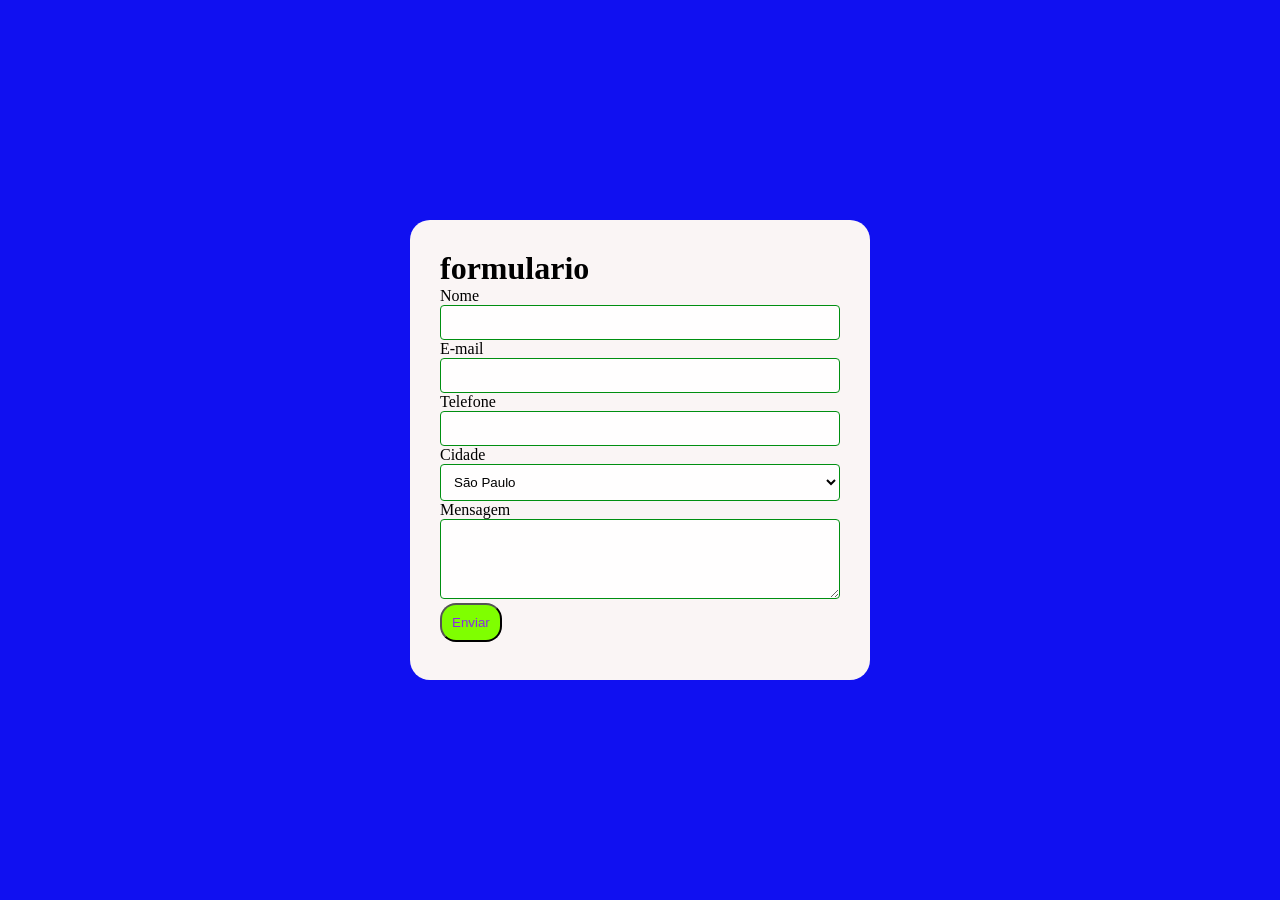
<file: Formulario/index.html>
<!DOCTYPE html>
<html lang="en">
<head>
    <meta charset="UTF-8">
    <meta name="viewport" content="width=device-width, initial-scale=1.0">
    <title>Document</title>
    <link rel="stylesheet" href="style.css">
</head>
<body>
    <div class="divpai">
        <div class="card">
            <h1>formulario</h1>
            
            
            <div class="form">
                <form id="contato" action="#" method="post">
                    <label for="nome">Nome</label>
                    <input type="text" id="nome" name="nome">
                
                    <label for="email">E-mail</label>
                    <input type="email" id="email" name="email">
                
                    <label for="telefone">Telefone</label>
                    <input type="telefone" id="telefone" name="telefone">
                
                    <label for="cidade">Cidade</label>
                    <select id ="cidade" name="cidade">
                        <option value="sp">São Paulo</option>
                        <option value="mg">Belo Horizonte</option>
                        <option value="ba">Salvador</option>
                        <option value="rj">Rio de janeiro</option>
                        
                    </select>
                    <label for="msg">Mensagem</label>
                    <textarea id="none" name="msg" rows="4"></textarea>

                    <button type="submit">Enviar</button>
                    
                </form>
                
                
            </div>
            
        </div>
        
    </div>
</body>
</html>
</file>
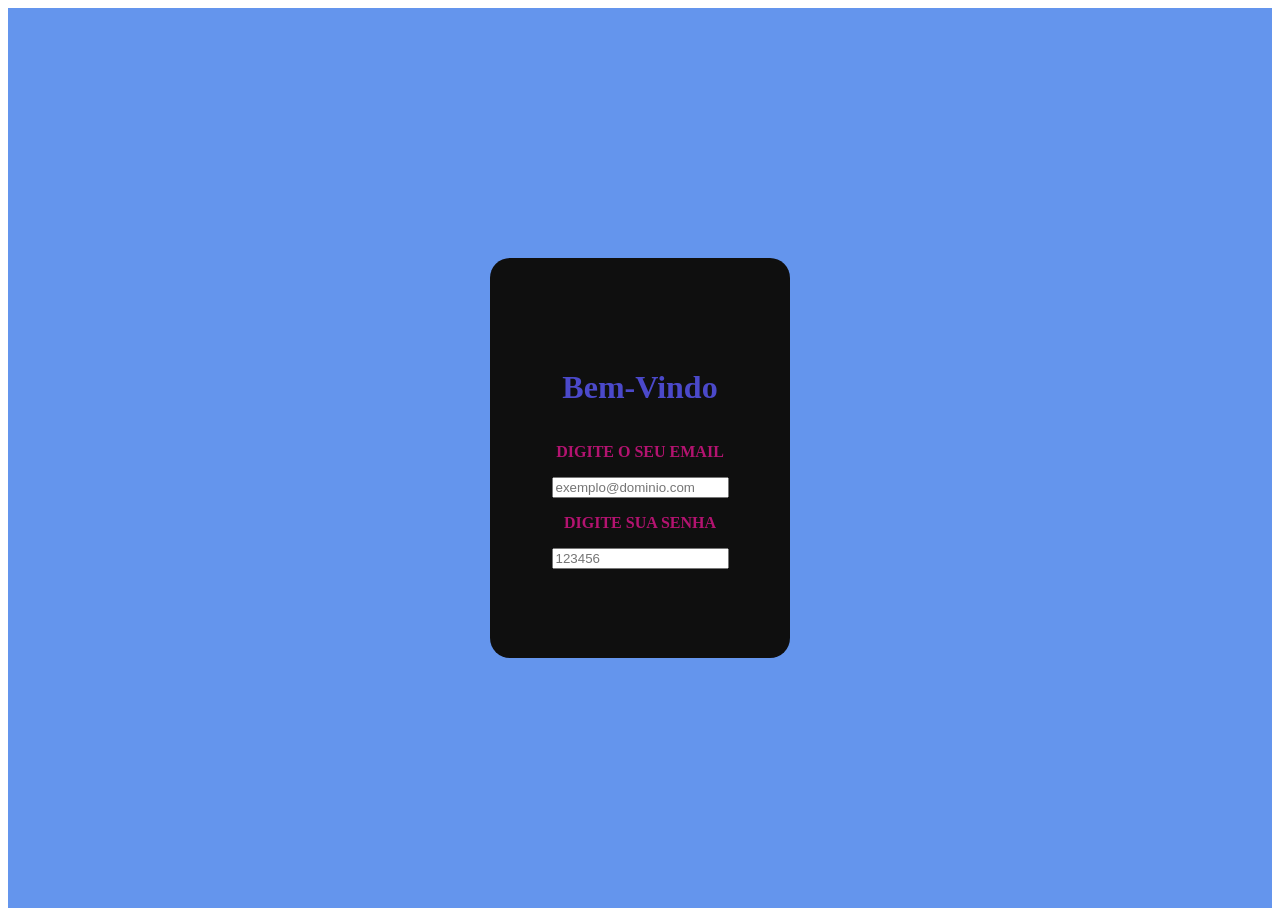
<file: projetologin/index.html>
<!DOCTYPE html>
<html lang="en">
<head>
  <meta charset="UTF-8">
  <meta name="viewport" content="width=device-width, initial-scale=1.0">
  <title>Login</title>
  <link rel="stylesheet" href="style.css">
</head>

<body>
  <div class="divPai">
    <div class="filho">
      <h1>Bem-Vindo</h1>
      <p><strong>DIGITE O SEU EMAIL</strong></p>
        <input type ="email" id="email" name="email" placeholder="exemplo@dominio.com" required>
  
      <p><strong>DIGITE SUA SENHA</strong></p>
        <input type ="senha" id="senha" name="senha" placeholder="123456" required>

  </div>
</div>
</body>
</html>
</file>
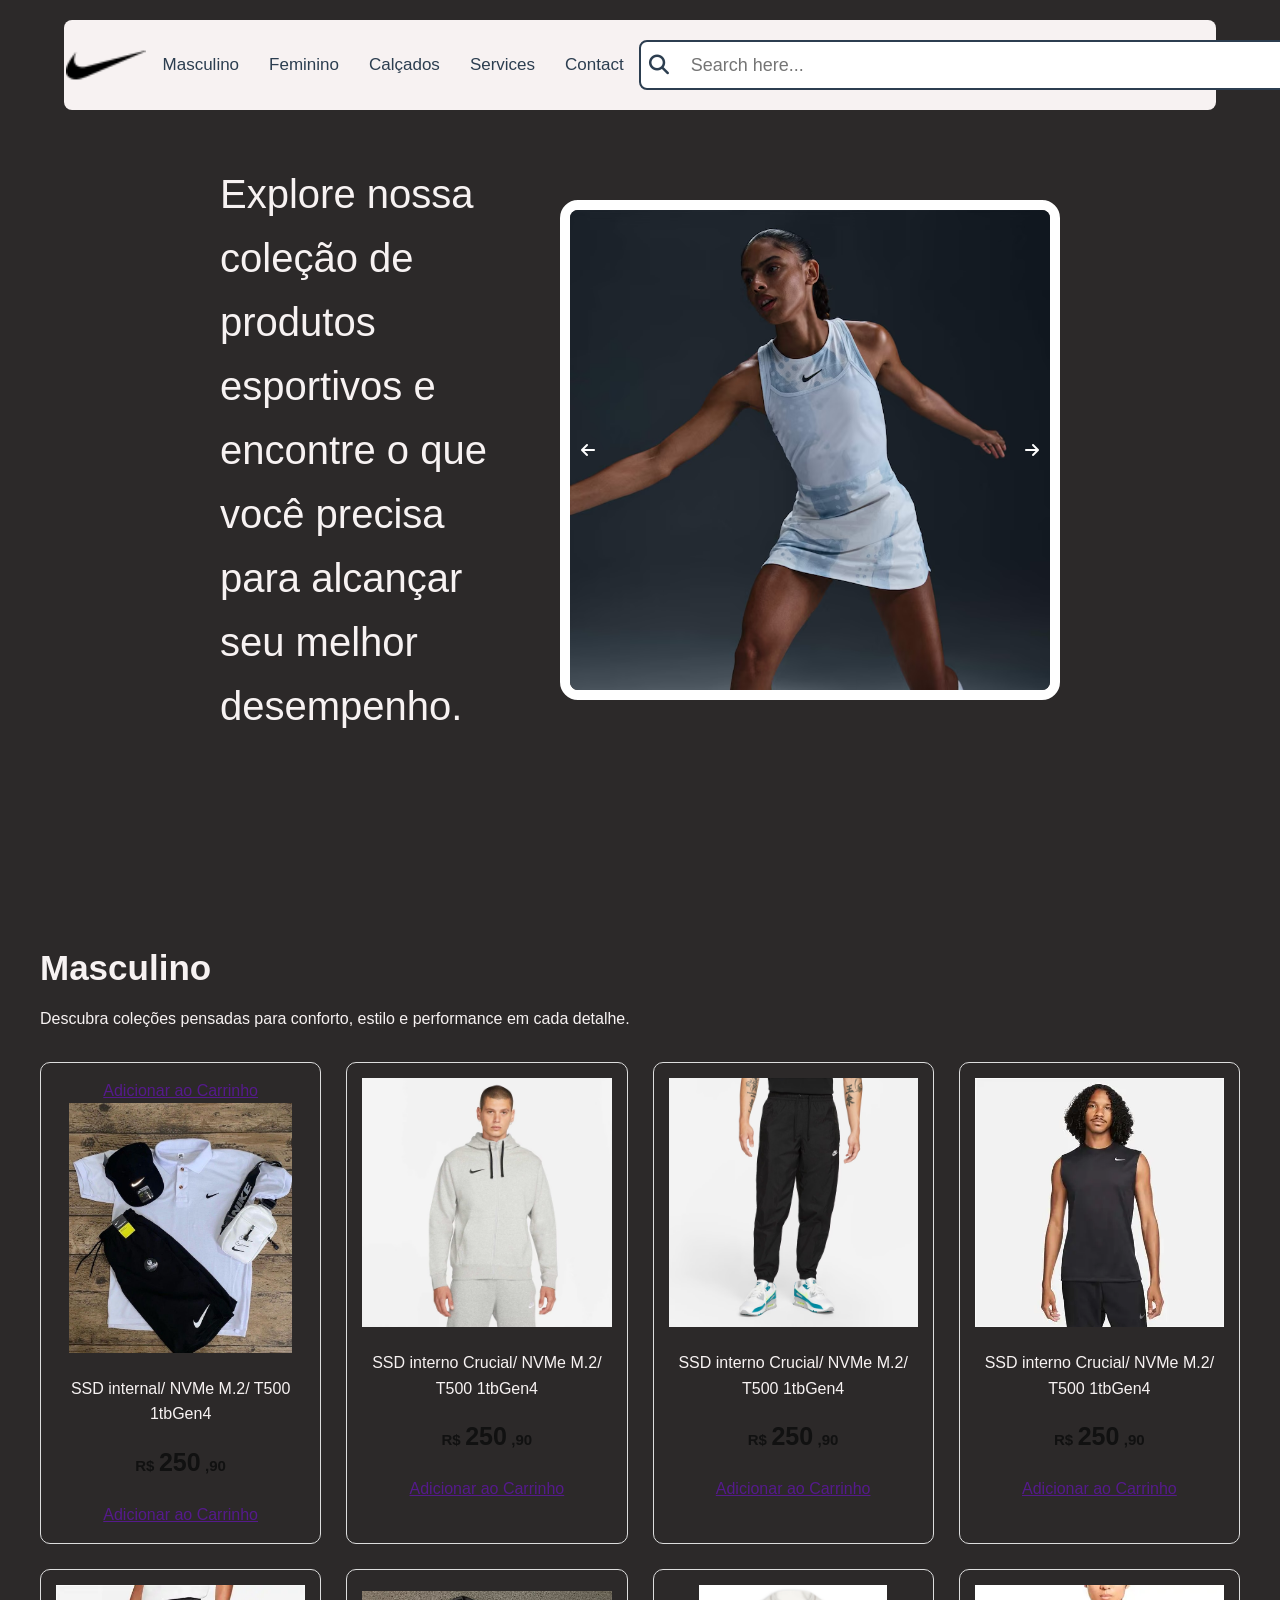
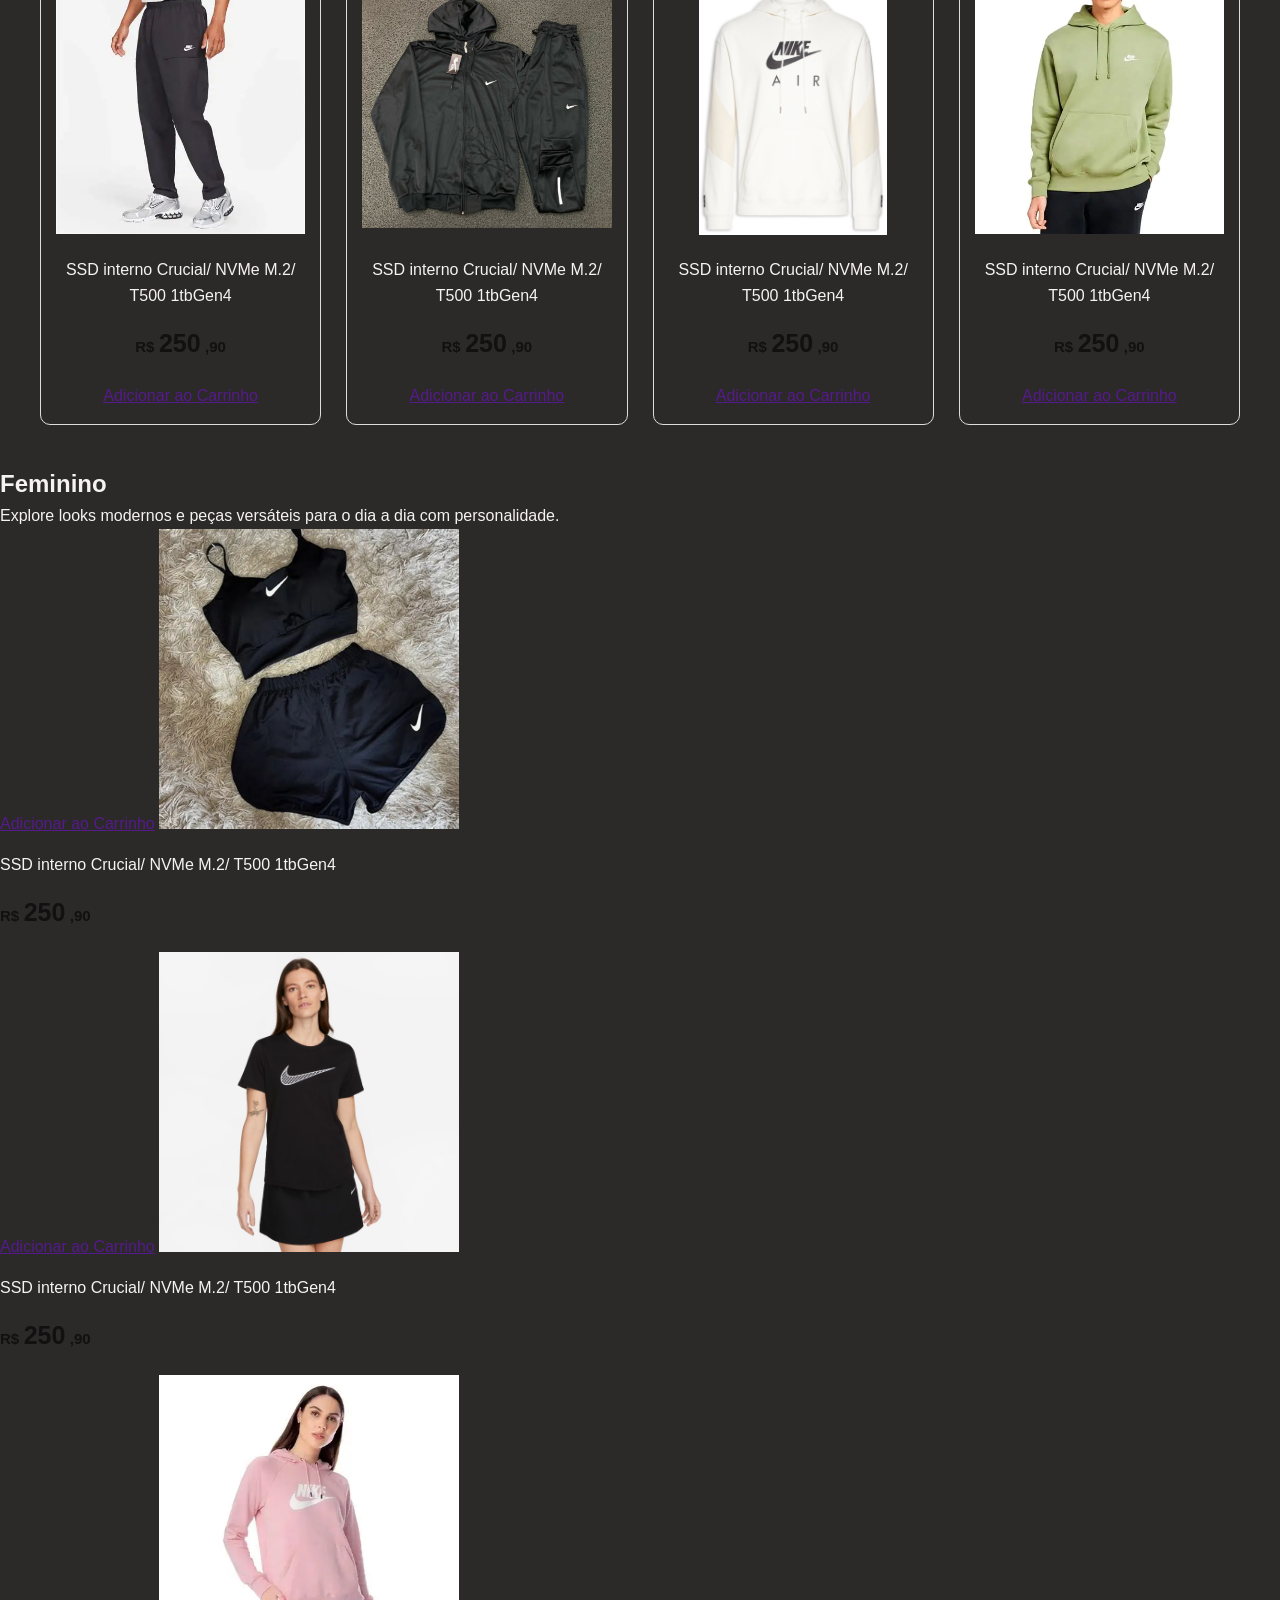
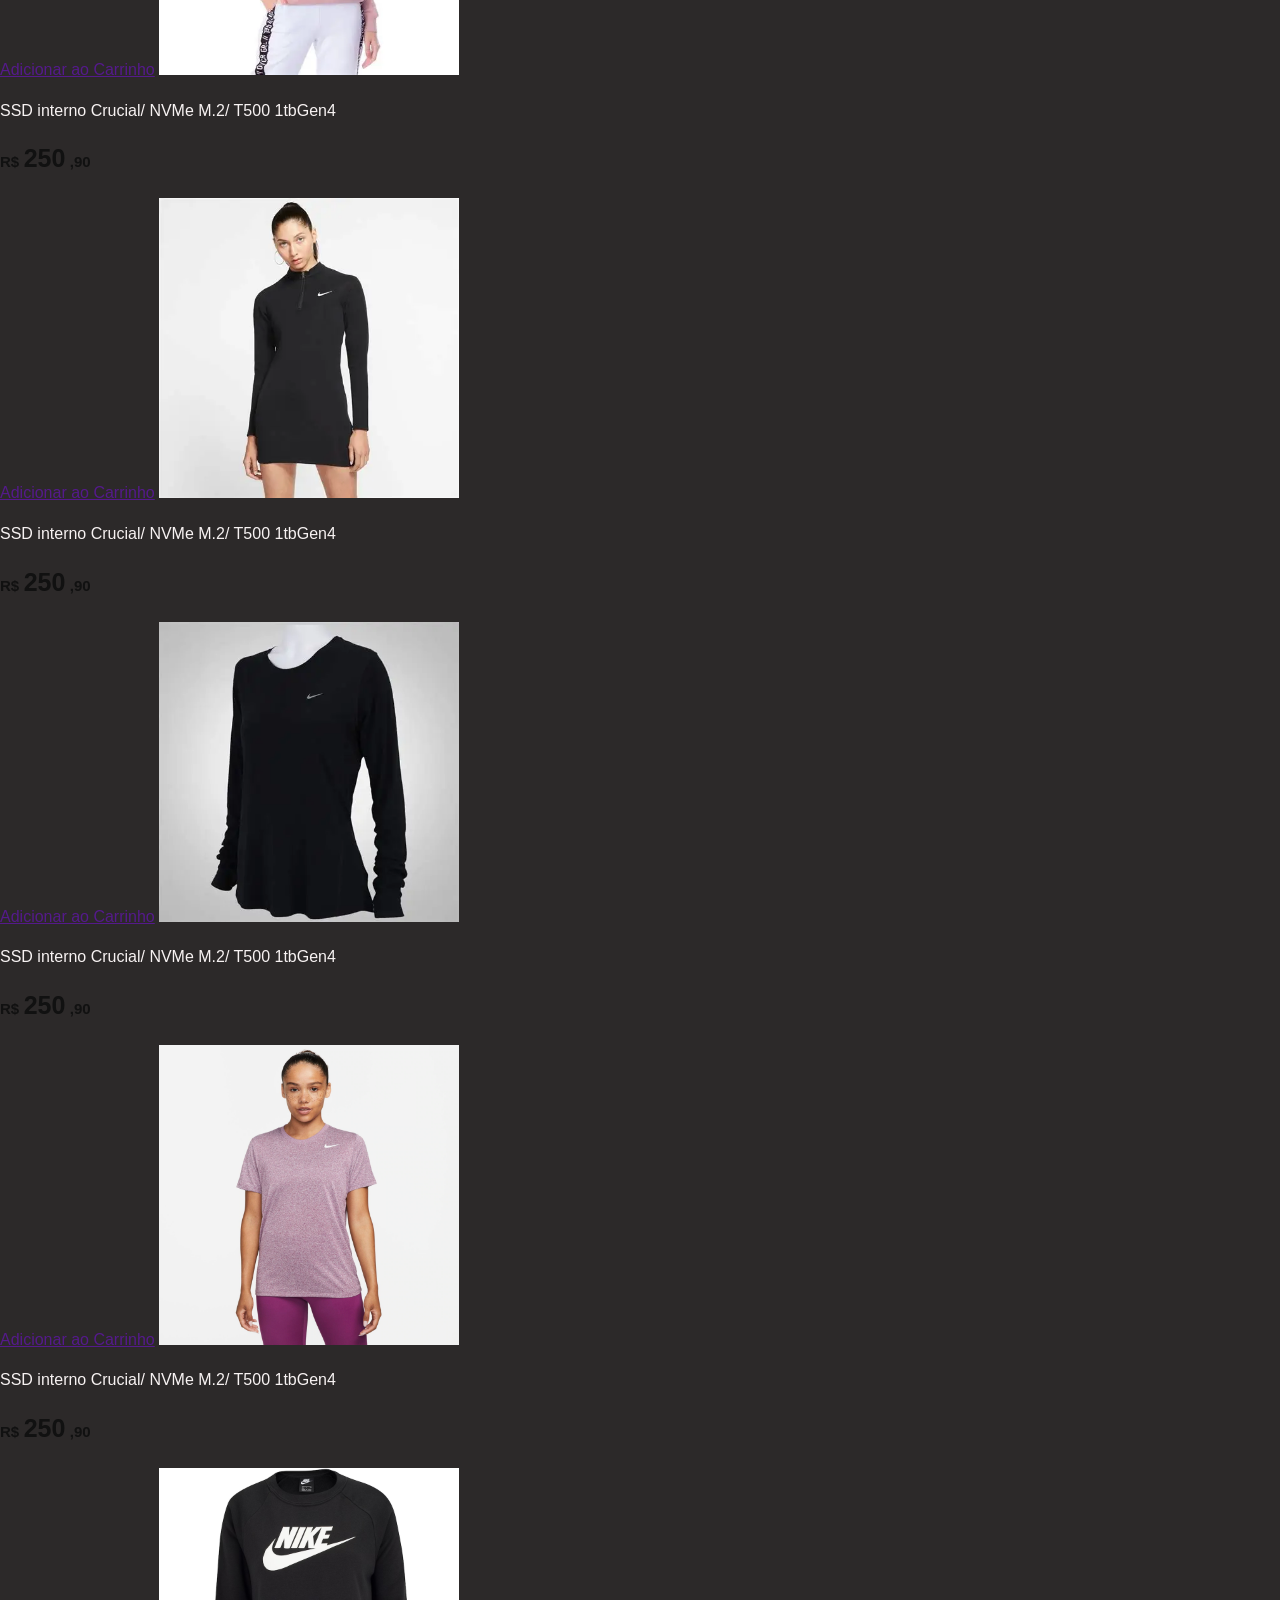
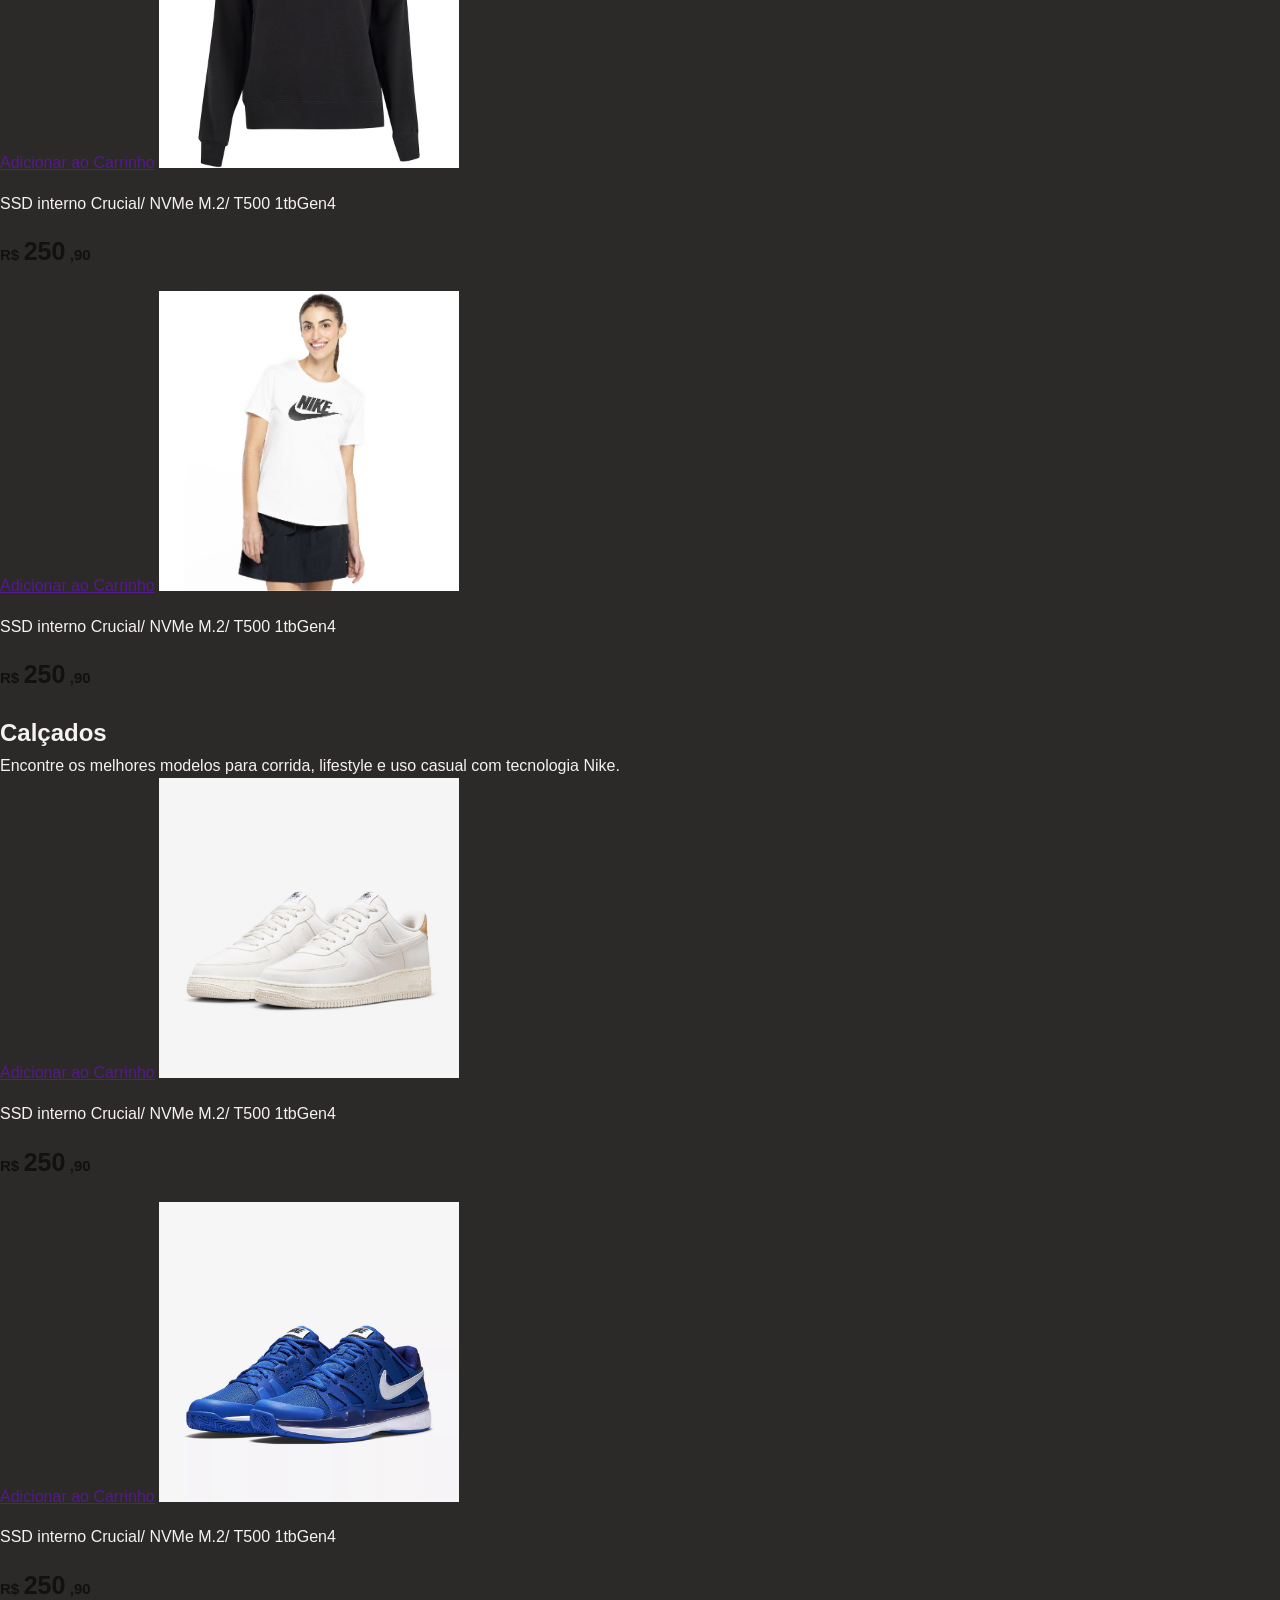
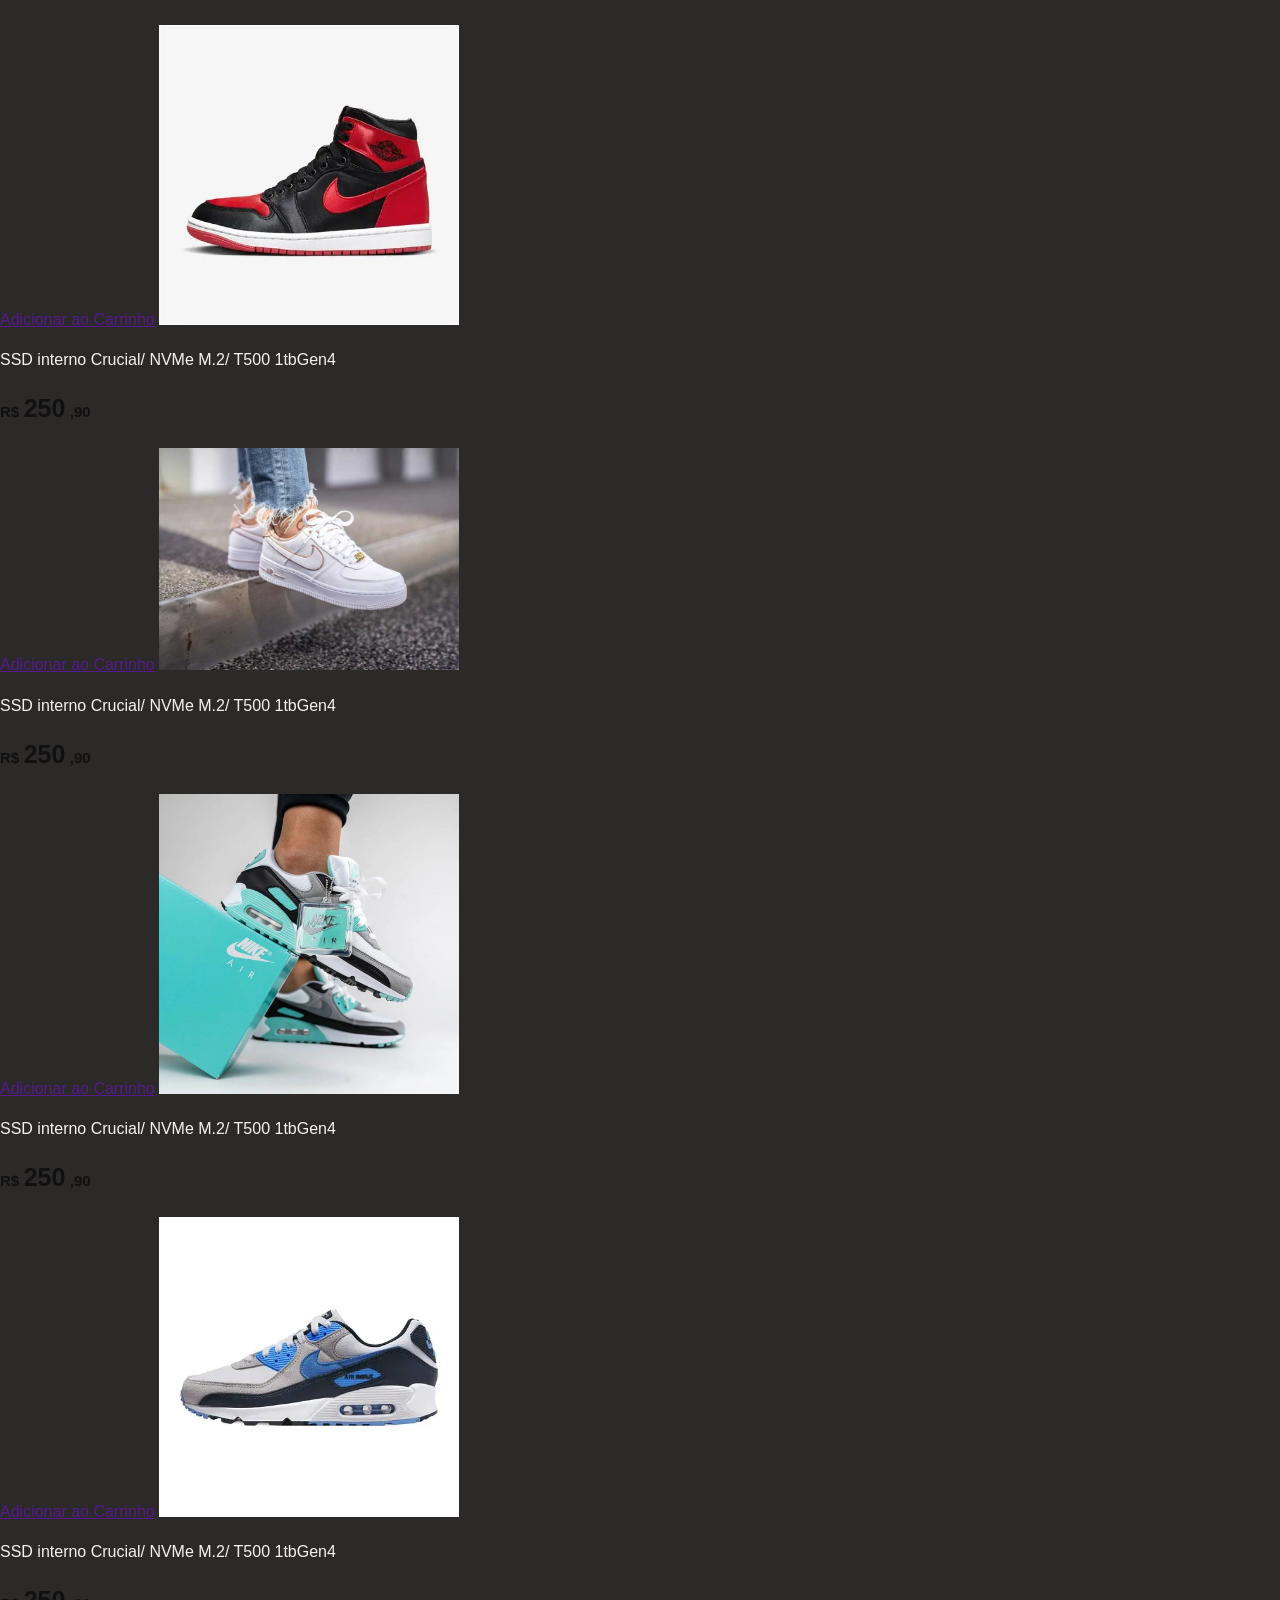
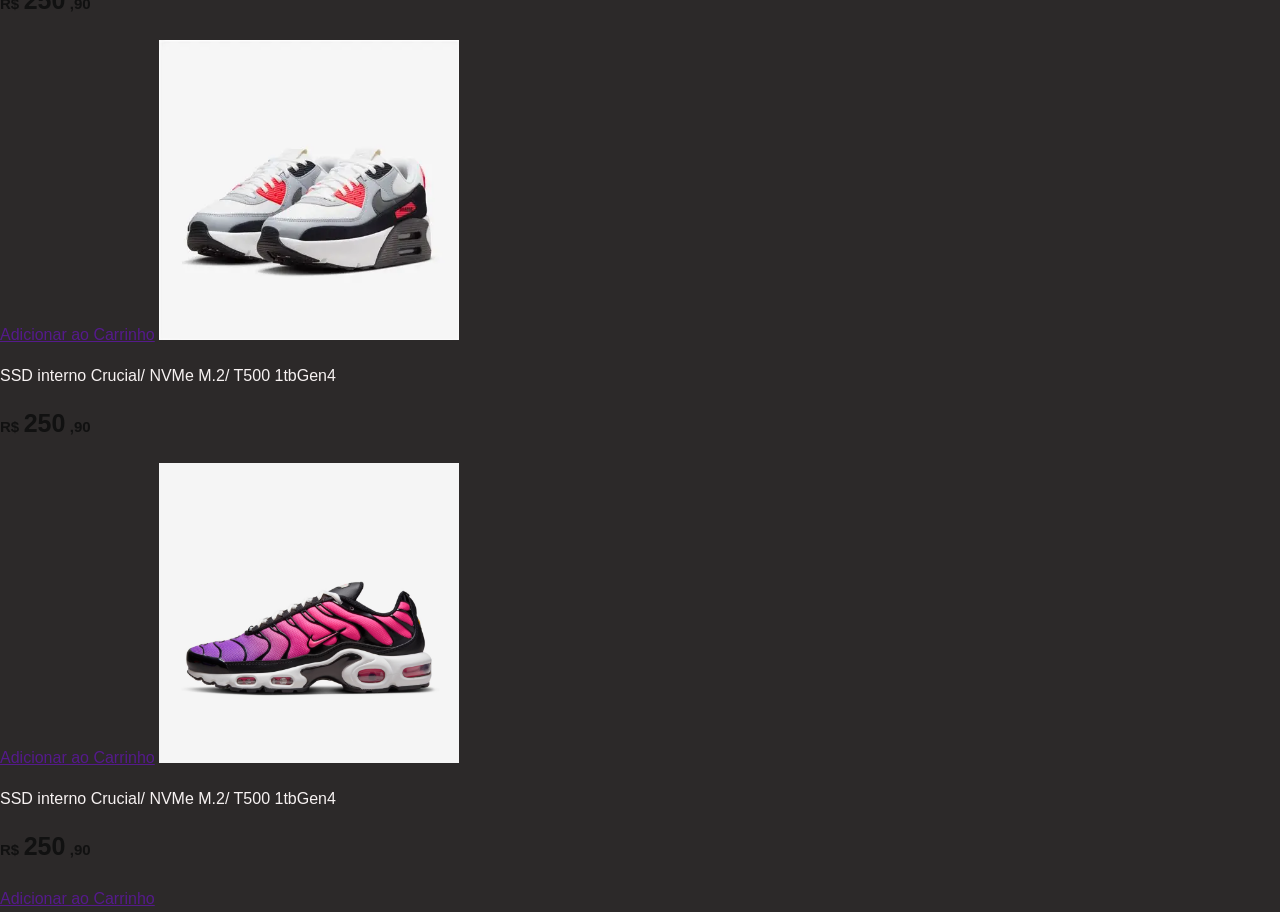
<file: Site-Nike/index.html>
<!DOCTYPE html>
<html lang="en">
<head>
    <meta charset="UTF-8">
    <meta name="viewport" content="width=device-width, initial-scale=1.0">
    <link rel="stylesheet" href="css/style.css">
    <link rel="stylesheet" href="https://cdnjs.cloudflare.com/ajax/libs/font-awesome/6.7.2/css/all.min.css">   
    <title>Nike</title>
    <script src="js/iteracao-imagem.js" defer></script>
</head>
<body>
    <!-- ABA DE LINKS-->
    
  
  <header>

       <nav>
            <div class="navbar">
                <div class="logo">
                   <a href="#">
                    <img width="94" height="94" src="img/icons8-nike-50.png" alt="category" a href="#"></a>
                   </a>
                    
                </div>

                <ul class ="menu">
                    <li><a href="#masculino">Masculino</a></li>
                    <li><a href="#feminino">Feminino</a></li>
                    <li><a href="#calcados">Calçados</a></li>
                    <li><a href="#">Services</a></li>
                    <li><a href="#">Contact</a></li>
                </ul>
               <div class="navbar">

                  <div class="search-box">
                        <input type="text" placeholder="Search here...">

                        <a href="#">
                              <i class="fas fa-search"></i>
                        </a>
                  </div>

                  <div class="icons">
                        <a href="login.html">
                              <i class="fas fa-user"></i>
                        </a>

                  <a href="#">
                        <i class="fas fa-shopping-cart"></i>
                  </a>
                  </div>

              </div>
                  
               
                
            </div>
    
        </nav>

  </header>


    <!--ABA DE INICIO-->
    <section class="wrapper" id ="#">
        <div class="comentario-inicio">
            <p>Explore nossa coleção de produtos esportivos e encontre o que você precisa para alcançar seu melhor desempenho.</p>
        </div>

        
        <div class="imagem-conteiner">
            <i class="fa-solid fa-arrow-left button" id="prev"></i>
            <div class ="carousel">
                   <img src="img/06236351A5.avif" alt="" />
                   <img src="img/eccc7b83-8080-46dd-bf4f-421df29faed8___2d0f3117d59347883972cf82b26c8349.webp" alt="" />
            </div>
            <i class="fa-solid fa-arrow-right button" id="next"></i>
        </div>
      
        
           
        
        
    </section>






    <!--SEÇÃO 1-->      
    <section class="secao1" id="masculino">
        <h2>Masculino</h2>
        <p>Descubra coleções pensadas para conforto, estilo e performance em cada detalhe.</p>
        
      <div class ="produtos">


        <div class ="produto">
        <a href="" target="_blank">Adicionar ao Carrinho</a>
        <img src="img/174f046c7e975b9021fc1dd1eecbcf3d.jpg" alt="Tênis masculino Nike da imagem 1" width="300">
        <div class="desc">SSD internal/ NVMe M.2/ T500 1tbGen4 </div>
        <div class="preco">
              <span  class="moeda">R$</span>
               <span class="valor">250</span>
              <span class="centavos">,90</span>
        </div>
        <a href="" target="_blank">Adicionar ao Carrinho</a>
        </div>

        <div class="produto">
        <img src="img/JD8-9434-010_zoom1.avif" alt="Tênis masculino Nike JD8-9434-010" width="300">
        <div class="desc">SSD interno Crucial/ NVMe M.2/ T500 1tbGen4 </div>
        <div class="preco">
              <span  class="moeda">R$</span>
               <span class="valor">250</span>
              <span class="centavos">,90</span>
        </div>
        <a href="" target="_blank">Adicionar ao Carrinho</a>
        </div>


        <div class="produto">
        <img src="img/013350IDA5.avif" alt="Tênis masculino Nike 013350IDA5" width="300">
        <div class="desc">SSD interno Crucial/ NVMe M.2/ T500 1tbGen4 </div>
        <div class="preco">
              <span  class="moeda">R$</span>
               <span class="valor">250</span>
              <span class="centavos">,90</span>
        </div>
        <a href="" target="_blank">Adicionar ao Carrinho</a>
        </div>


        <div class="produto">
        <img src="img/OIP (2).webp" alt="Tênis masculino Nike da imagem 4" width="300">
        <div class="desc">SSD interno Crucial/ NVMe M.2/ T500 1tbGen4 </div>
        <div class="preco">
              <span  class="moeda">R$</span>
               <span class="valor">250</span>
              <span class="centavos">,90</span>
        </div>
        <a href="" target="_blank">Adicionar ao Carrinho</a>
        </div>
        

        <div class="produto">
        <img src="img/OIP (3).webp" alt="Tênis masculino Nike da imagem 5" width="300">
        <div class="desc">SSD interno Crucial/ NVMe M.2/ T500 1tbGen4 </div>
        <div class="preco">
              <span  class="moeda">R$</span>
               <span class="valor">250</span>
              <span class="centavos">,90</span>
        </div>
        <a href="" target="_blank">Adicionar ao Carrinho</a>
        </div>

        <div class="produto">
        <img src="img/c9e6b1e2b91e28846bde63e4919a942c.jpg" alt="Tênis masculino Nike da imagem 6" width="300">
        <div class="desc">SSD interno Crucial/ NVMe M.2/ T500 1tbGen4 </div>
        <div class="preco">
              <span  class="moeda">R$</span>
               <span class="valor">250</span>
              <span class="centavos">,90</span>
        </div> 
        <a href="" target="_blank">Adicionar ao Carrinho</a>
        </div>
        
        <div class="produto">
        <img src="img/695167.webp" alt="Tênis masculino Nike modelo 695167" width="300"> 
        <div class="desc">SSD interno Crucial/ NVMe M.2/ T500 1tbGen4 </div>
        <div class="preco">
              <span  class="moeda">R$</span>
               <span class="valor">250</span>
              <span class="centavos">,90</span>
        </div>
        <a href="" target="_blank">Adicionar ao Carrinho</a>
        </div>

        <div class="produto">
        <img src="img/OIP (4).webp" alt="Tênis masculino Nike da imagem 8" width="300">
        <div class="desc">SSD interno Crucial/ NVMe M.2/ T500 1tbGen4 </div>
        <div class="preco">
              <span  class="moeda">R$</span>
              <span class="valor">250</span>
              <span class="centavos">,90</span>
        </div>
        <a href="" target="_blank">Adicionar ao Carrinho</a>
        </div>
      </div>

    </section>

    <!--SEÇÃO 2-->
    <section class="secao2" id="feminino">
        <h2>Feminino</h2>
        <p>Explore looks modernos e peças versáteis para o dia a dia com personalidade.</p>
        <a href="" target="_blank">Adicionar ao Carrinho</a>
        <img src="img/OIP.webp" alt="Tênis feminino Nike da imagem 1" width="300">
        <div class="desc">SSD interno Crucial/ NVMe M.2/ T500 1tbGen4 </div>
        <div class="preco">
              <span  class="moeda">R$</span>
               <span class="valor">250</span>
              <span class="centavos">,90</span>
        </div>
        <a href="" target="_blank">Adicionar ao Carrinho</a>

        <img src="img/024900IDA4.avif" alt="Tênis feminino Nike 024900IDA4" width="300"> 
        <div class="desc">SSD interno Crucial/ NVMe M.2/ T500 1tbGen4 </div>
        <div class="preco">
              <span  class="moeda">R$</span>
               <span class="valor">250</span>
              <span class="centavos">,90</span>
        </div>
        <a href="" target="_blank">Adicionar ao Carrinho</a>

        <img src="img/OIP (5).webp" alt="Tênis feminino Nike da imagem 3" width="300">
        <div class="desc">SSD interno Crucial/ NVMe M.2/ T500 1tbGen4 </div>
        <div class="preco">
              <span  class="moeda">R$</span>
               <span class="valor">250</span>
              <span class="centavos">,90</span>
        </div>
        <a href="" target="_blank">Adicionar ao Carrinho</a>

        <img src="img/OIP (6).webp" alt="Tênis feminino Nike da imagem 4" width="300">
        <div class="desc">SSD interno Crucial/ NVMe M.2/ T500 1tbGen4 </div>
        <div class="preco">
              <span  class="moeda">R$</span>
               <span class="valor">250</span>
              <span class="centavos">,90</span>
        </div>
        <a href="" target="_blank">Adicionar ao Carrinho</a>

        
        <img src="img/OIP (7).webp" alt="Tênis feminino Nike da imagem 5" width="300"> 
        <div class="desc">SSD interno Crucial/ NVMe M.2/ T500 1tbGen4 </div>
        <div class="preco">
              <span  class="moeda">R$</span>
               <span class="valor">250</span>
              <span class="centavos">,90</span>
        </div>
        <a href="" target="_blank">Adicionar ao Carrinho</a>


        <img src="img/023826ND.webp" alt="Tênis feminino Nike 023826ND" width="300"> 
        <div class="desc">SSD interno Crucial/ NVMe M.2/ T500 1tbGen4 </div>
        <div class="preco">
              <span  class="moeda">R$</span>
               <span class="valor">250</span>
              <span class="centavos">,90</span>
        </div>
        <a  href="" target="_blank">Adicionar ao Carrinho</a>   


        <img src="img/blusa-de-moletom-nike-feminino-img.avif" alt="Blusa de moletom feminina Nike" width="300"> 
        <div class="desc">SSD interno Crucial/ NVMe M.2/ T500 1tbGen4 </div>
        <div class="preco">
              <span  class="moeda">R$</span>
               <span class="valor">250</span>
              <span class="centavos">,90</span>
        </div>
        <a href="" target="_blank">Adicionar ao Carrinho</a>


        <img src="img/97932801.avif" alt="Produto Nike feminino modelo 97932801" width="300"> 
        <div class="desc">SSD interno Crucial/ NVMe M.2/ T500 1tbGen4 </div>
        <div class="preco">
              <span  class="moeda">R$</span>
               <span class="valor">250</span>
              <span class="centavos">,90</span>
        </div>
        
    </section>



    <!--SEÇÃO 3-->
    <section class="secao3" id="calcados">
        <h2>Calçados</h2>
        <p>Encontre os melhores modelos para corrida, lifestyle e uso casual com tecnologia Nike.</p>

        <a href="" target="_blank">Adicionar ao Carrinho</a>
        <img src="img/0256987TA4.avif" alt="Tênis Nike modelo 0256987TA4" width="300">
        <div class="desc">SSD interno Crucial/ NVMe M.2/ T500 1tbGen4 </div>
        <div class="preco">
              <span  class="moeda">R$</span>
               <span class="valor">250</span>
              <span class="centavos">,90</span>
        </div>
        <a href="" target="_blank">Adicionar ao Carrinho</a>

        <img src="img/Nike-Air-Vapor-Advantage-Mens-Tennis-Shoe-599359_414_E_PREM.webp" alt="Tênis masculino Nike Air Vapor Advantage" width="300">
        <div class="desc">SSD interno Crucial/ NVMe M.2/ T500 1tbGen4 </div>
        <div class="preco">
              <span  class="moeda">R$</span>
               <span class="valor">250</span>
              <span class="centavos">,90</span>
        </div>
        <a href="" target="_blank">Adicionar ao Carrinho</a>

        <img src="img/OIP (1).webp" alt="Tênis Nike da imagem 3" width="300"> 
        <div class="desc">SSD interno Crucial/ NVMe M.2/ T500 1tbGen4 </div>
        <div class="preco">
              <span  class="moeda">R$</span>
               <span class="valor">250</span>
              <span class="centavos">,90</span>
        </div>
        <a href="" target="_blank">Adicionar ao Carrinho</a>

        <img src="img/Nike-Air-Force-1-feminino-branco-com-dourado.jpg" alt="Tênis feminino Nike Air Force 1 branco e dourado" width="300">
        <div class="desc">SSD interno Crucial/ NVMe M.2/ T500 1tbGen4 </div>
        <div class="preco">
              <span  class="moeda">R$</span>
               <span class="valor">250</span>
              <span class="centavos">,90</span>
        </div>
        <a href="" target="_blank">Adicionar ao Carrinho</a>

        <img src="img/sg-11134201-7rbko-llnoyj4tx1i251.jpg" alt="Tênis Nike da imagem 5" width="300">
        <div class="desc">SSD interno Crucial/ NVMe M.2/ T500 1tbGen4 </div>
        <div class="preco">
              <span  class="moeda">R$</span>
               <span class="valor">250</span>
              <span class="centavos">,90</span>
        </div>
        <a href="" target="_blank">Adicionar ao Carrinho</a>

        <img src="img/OIP (8).webp" alt="Tênis Nike da imagem 6" width="300">
        <div class="desc">SSD interno Crucial/ NVMe M.2/ T500 1tbGen4 </div>
        <div class="preco">
              <span  class="moeda">R$</span>
               <span class="valor">250</span>
              <span class="centavos">,90</span>
        </div>
        <a href="" target="_blank">Adicionar ao Carrinho</a>

        <img src="img/OIP (9).webp" alt="Tênis Nike da imagem 7" width="300"> 
        <div class="desc">SSD interno Crucial/ NVMe M.2/ T500 1tbGen4 </div>
        <div class="preco">
              <span  class="moeda">R$</span>
               <span class="valor">250</span>
              <span class="centavos">,90</span>
        </div>
        <a href="" target="_blank">Adicionar ao Carrinho</a>

        <img src="img/024169ID.avif" alt="Tênis Nike modelo 024169ID" width="300"> 
        <div class="desc">SSD interno Crucial/ NVMe M.2/ T500 1tbGen4 </div>
        <div class="preco">
              <span  class="moeda">R$</span>
               <span class="valor">250</span>
              <span class="centavos">,90</span>
        </div>
        <a href="" target="_blank">Adicionar ao Carrinho</a>   
        
    </section>






      
    
</body>
</html>
</file>
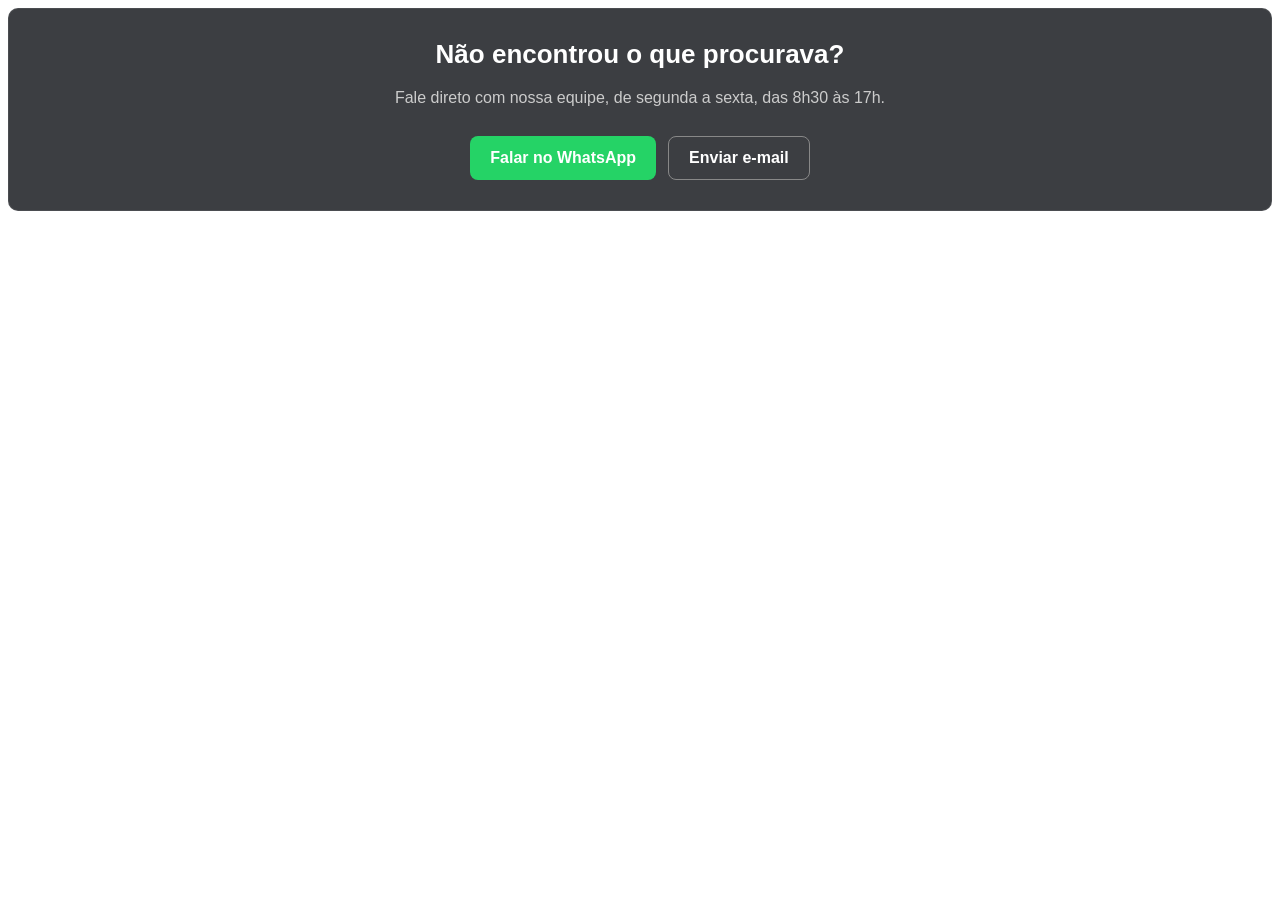
<file: OverDrive Tech/terceiraparte.html>
<!DOCTYPE html>
<html lang="pt-BR">
<head>
    <meta charset="UTF-8">
    <meta name="viewport" content="width=device-width, initial-scale=1.0">
    <title>Central de Ajuda</title>

    <style>
        .e-help-cta-q4z8nc {
            display: flex;
            flex-direction: column;
            align-items: center;
            gap: 10px;
            padding: 30px;
            border-radius: 10px;
            border: 1px solid rgba(255, 255, 255, 0.08);
            background: rgba(26, 29, 33, 0.85);
            backdrop-filter: blur(20px);
            text-align: center;
            color: white;
            font-family: Arial, sans-serif;
        }

        .e-help-cta__title-q4z8nc {
            margin: 0;
            font-size: 26px;
        }

        .e-help-cta__text-q4z8nc {
            margin: 5px 0 15px;
            color: #cccccc;
            line-height: 1.6;
        }

        .e-help-cta__actions-q4z8nc {
            display: flex;
            justify-content: center;
            flex-wrap: wrap;
            gap: 12px;
        }

        .e-help-button-b3n7wq {
            display: inline-flex;
            align-items: center;
            justify-content: center;
            gap: 8px;
            padding: 12px 20px;
            border-radius: 8px;
            text-decoration: none;
            font-weight: bold;
            transition: 0.3s;
        }

        .e-help-button--primary-b3n7wq {
            background: #25D366;
            color: white;
        }

        .e-help-button--primary-b3n7wq:hover {
            background: #1da851;
            transform: translateY(-2px);
        }

        .e-help-button--secondary-b3n7wq {
            background: transparent;
            border: 1px solid #888;
            color: white;
        }

        .e-help-button--secondary-b3n7wq:hover {
            background: #333;
            transform: translateY(-2px);
        }

        @media (max-width: 480px) {
            .e-help-cta-q4z8nc {
                padding: 20px;
            }

            .e-help-cta__title-q4z8nc {
                font-size: 22px;
            }

            .e-help-cta__actions-q4z8nc {
                flex-direction: column;
                width: 100%;
            }

            .e-help-button-b3n7wq {
                box-sizing: border-box;
                width: 100%;
            }
        }
    </style>
</head>

<body>

    <div class="e-help-cta-q4z8nc">

        <h2 class="e-help-cta__title-q4z8nc">
            Não encontrou o que procurava?
        </h2>

        <p class="e-help-cta__text-q4z8nc">
            Fale direto com nossa equipe, de segunda a sexta,
            das 8h30 às 17h.
        </p>

        <div class="e-help-cta__actions-q4z8nc">

            <a class="e-help-button-b3n7wq e-help-button--primary-b3n7wq"
               href="https://wa.me/5543996359496"
               target="_blank"
               rel="noopener noreferrer">
                Falar no WhatsApp
            </a>

            <a class="e-help-button-b3n7wq e-help-button--secondary-b3n7wq"
               href="mailto:contato@enifler.com.br">
                Enviar e-mail
            </a>

        </div>
    </div>

</body>
</html>
</file>
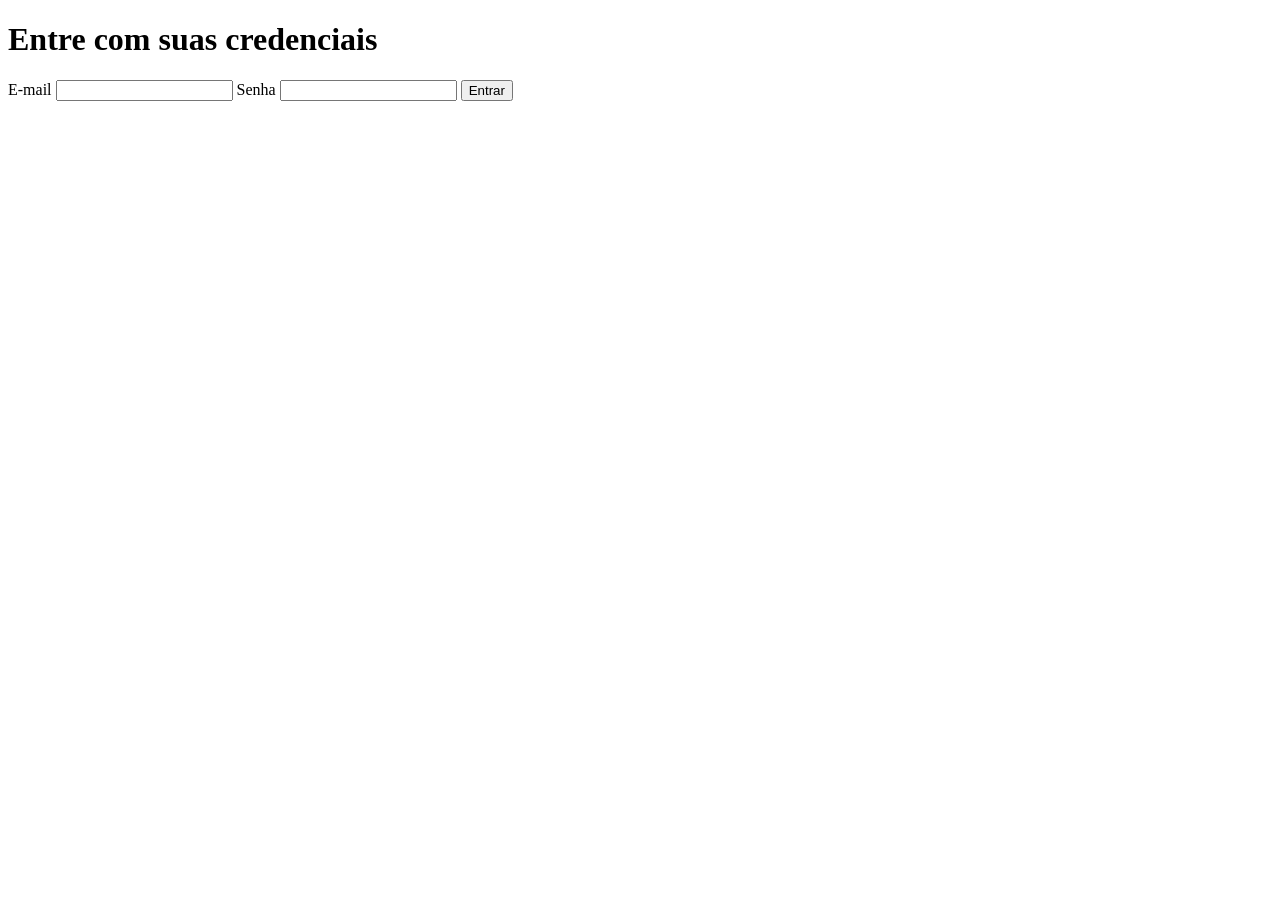
<file: Site-Nike/login.html>
<!DOCTYPE html>
<html lang="en">
<head>
    <meta charset="UTF-8">
    <meta name="viewport" content="width=device-width, initial-scale=1.0">
    <title>Document</title>
</head>
<body>
    <form action="#" method="post">
        <h1> Entre com suas credenciais</h1>
        <label for="email">E-mail</label>
        <input type="email" id="email" name="email" autocomplete="email" required>

        <label for="senha">Senha</label>
        <input type="password" id="senha" name="senha" autocomplete="current-password" required>

        <button type="submit" onclick="alert('Login realizado com sucesso!')">Entrar</button>
    </form>
</body>
</html>
</file>
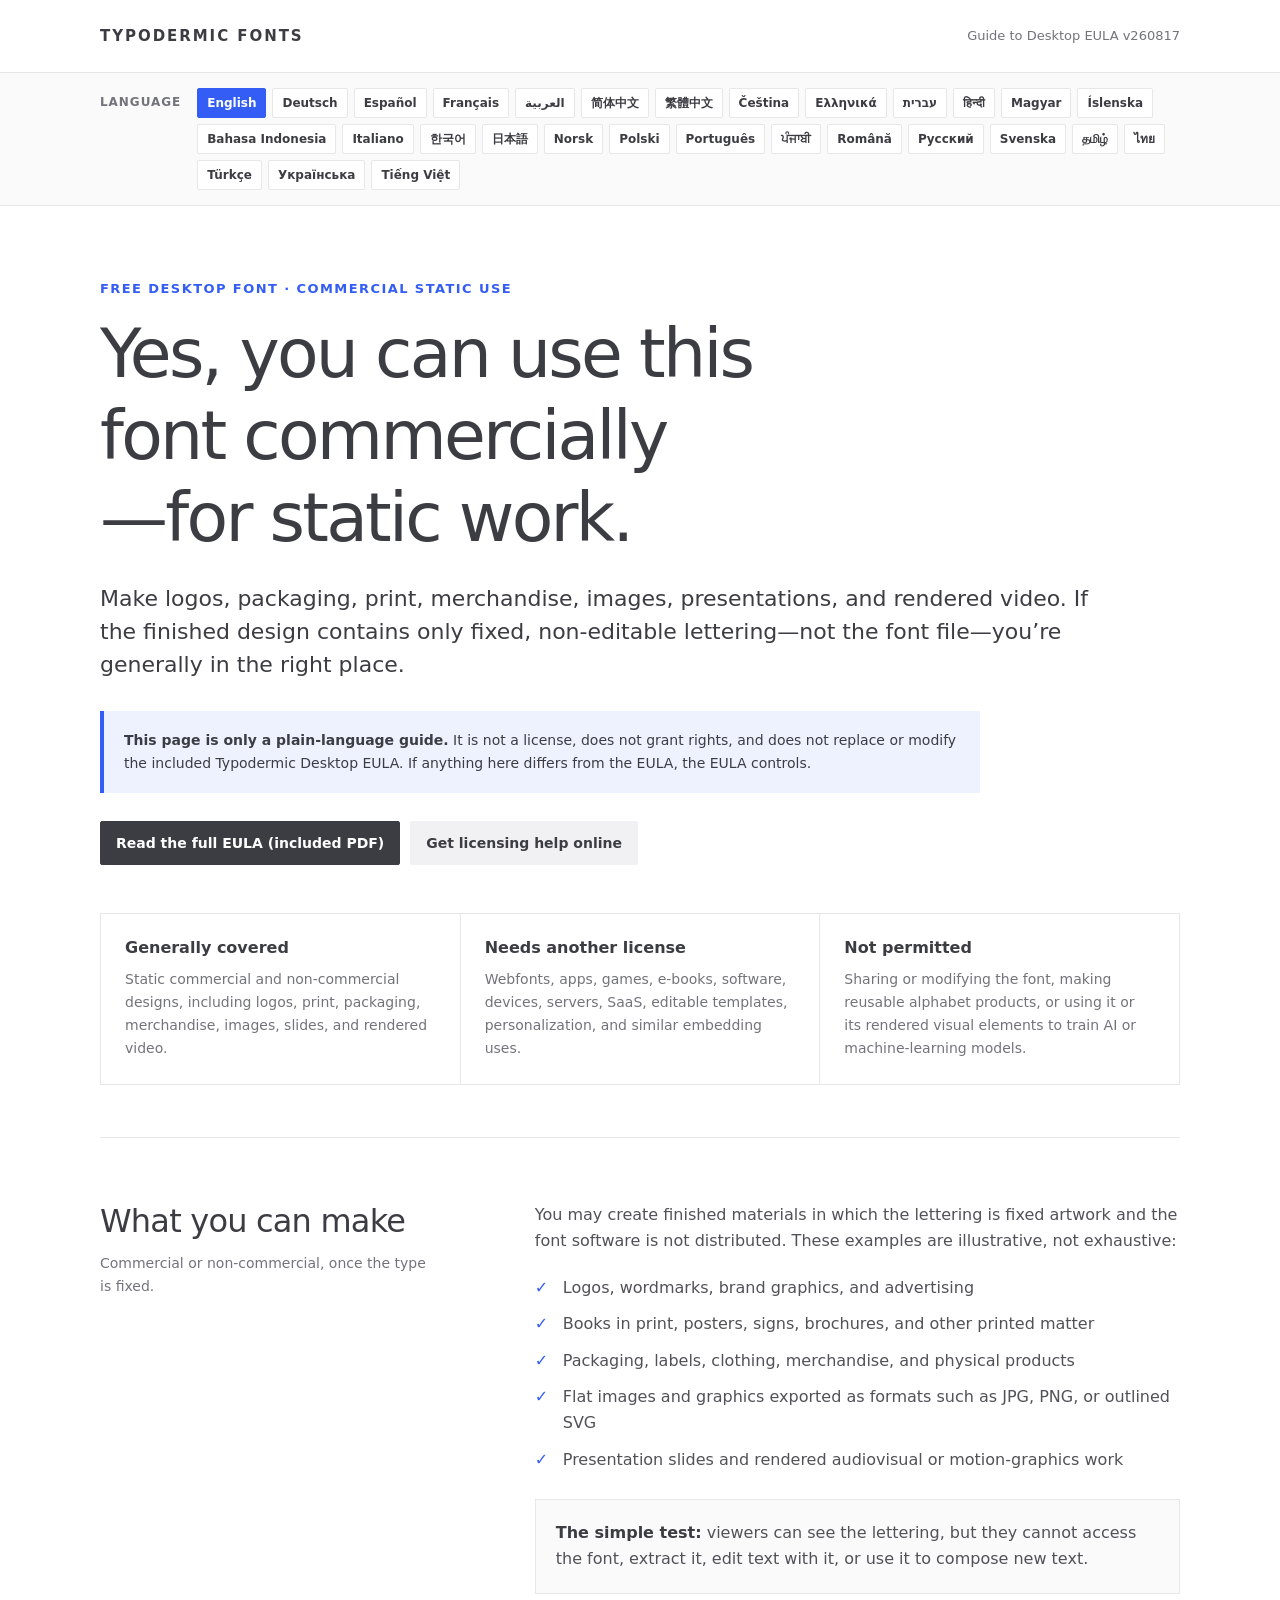
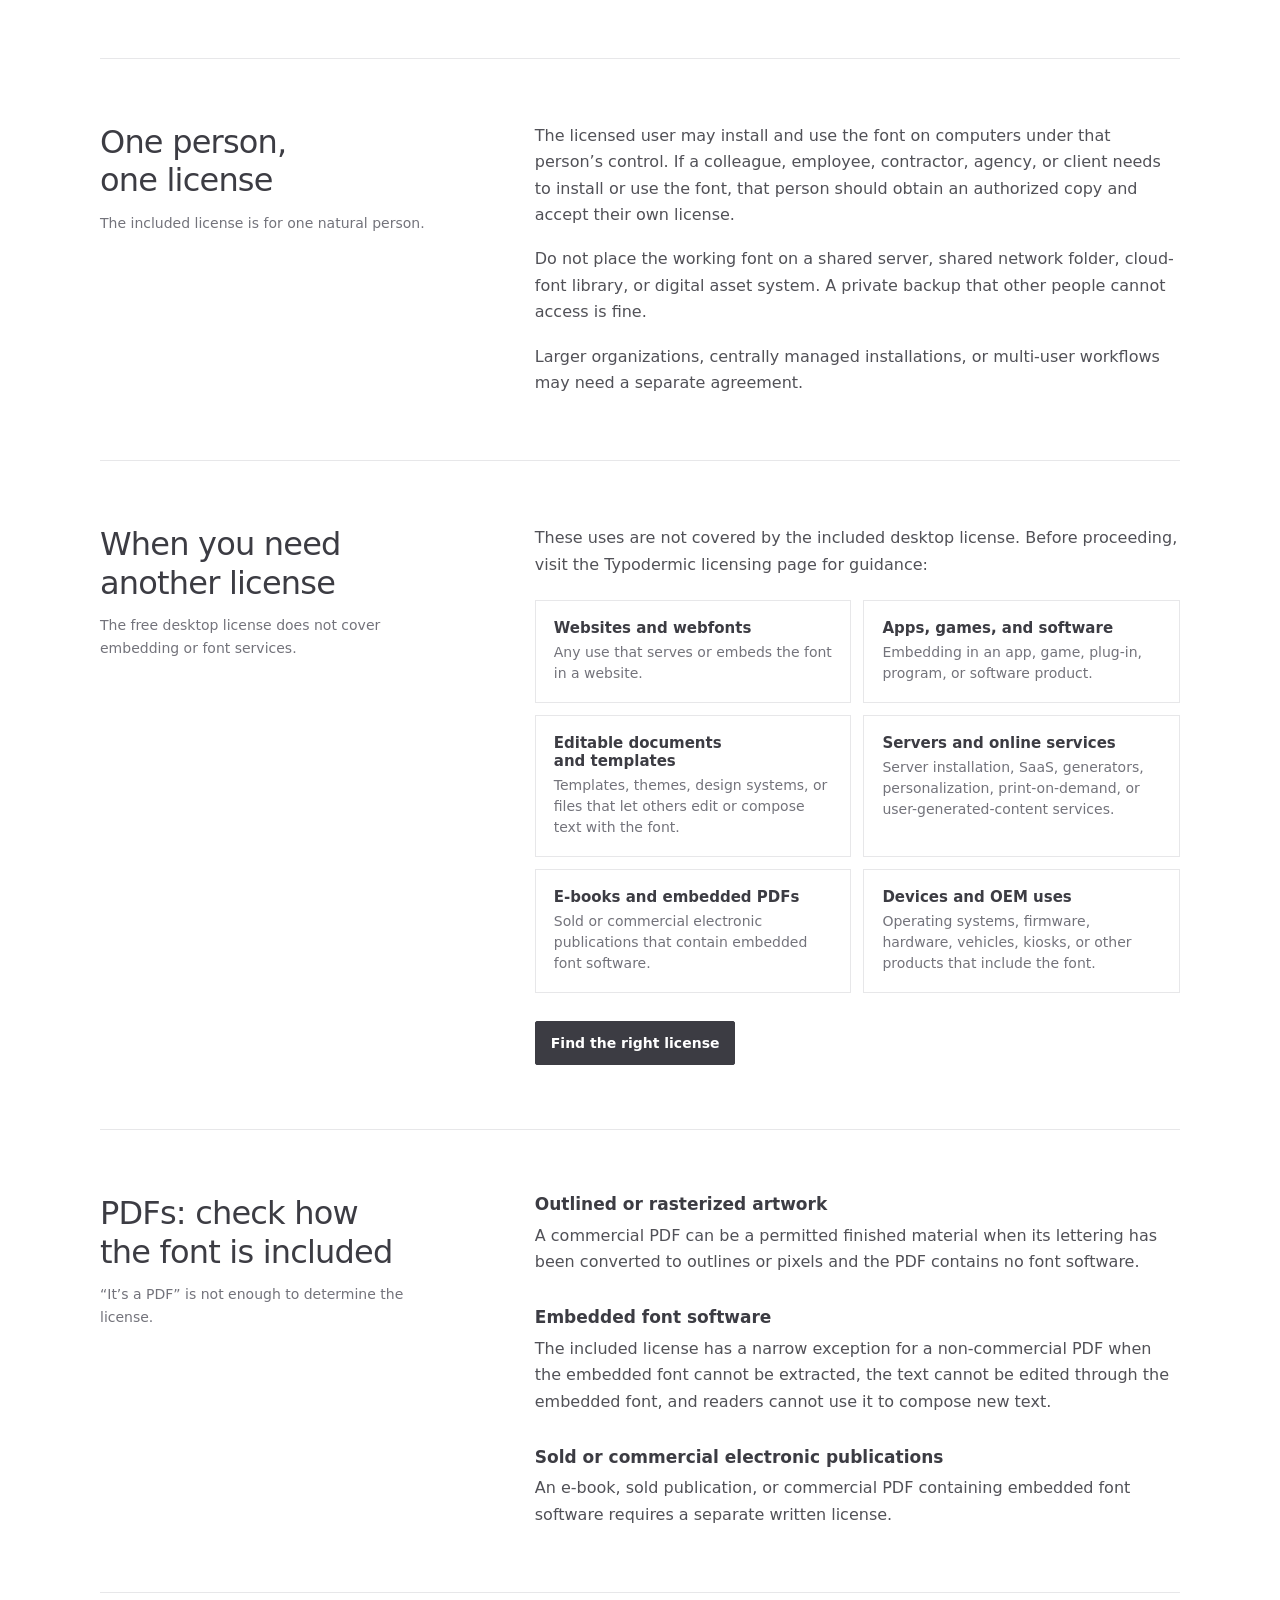
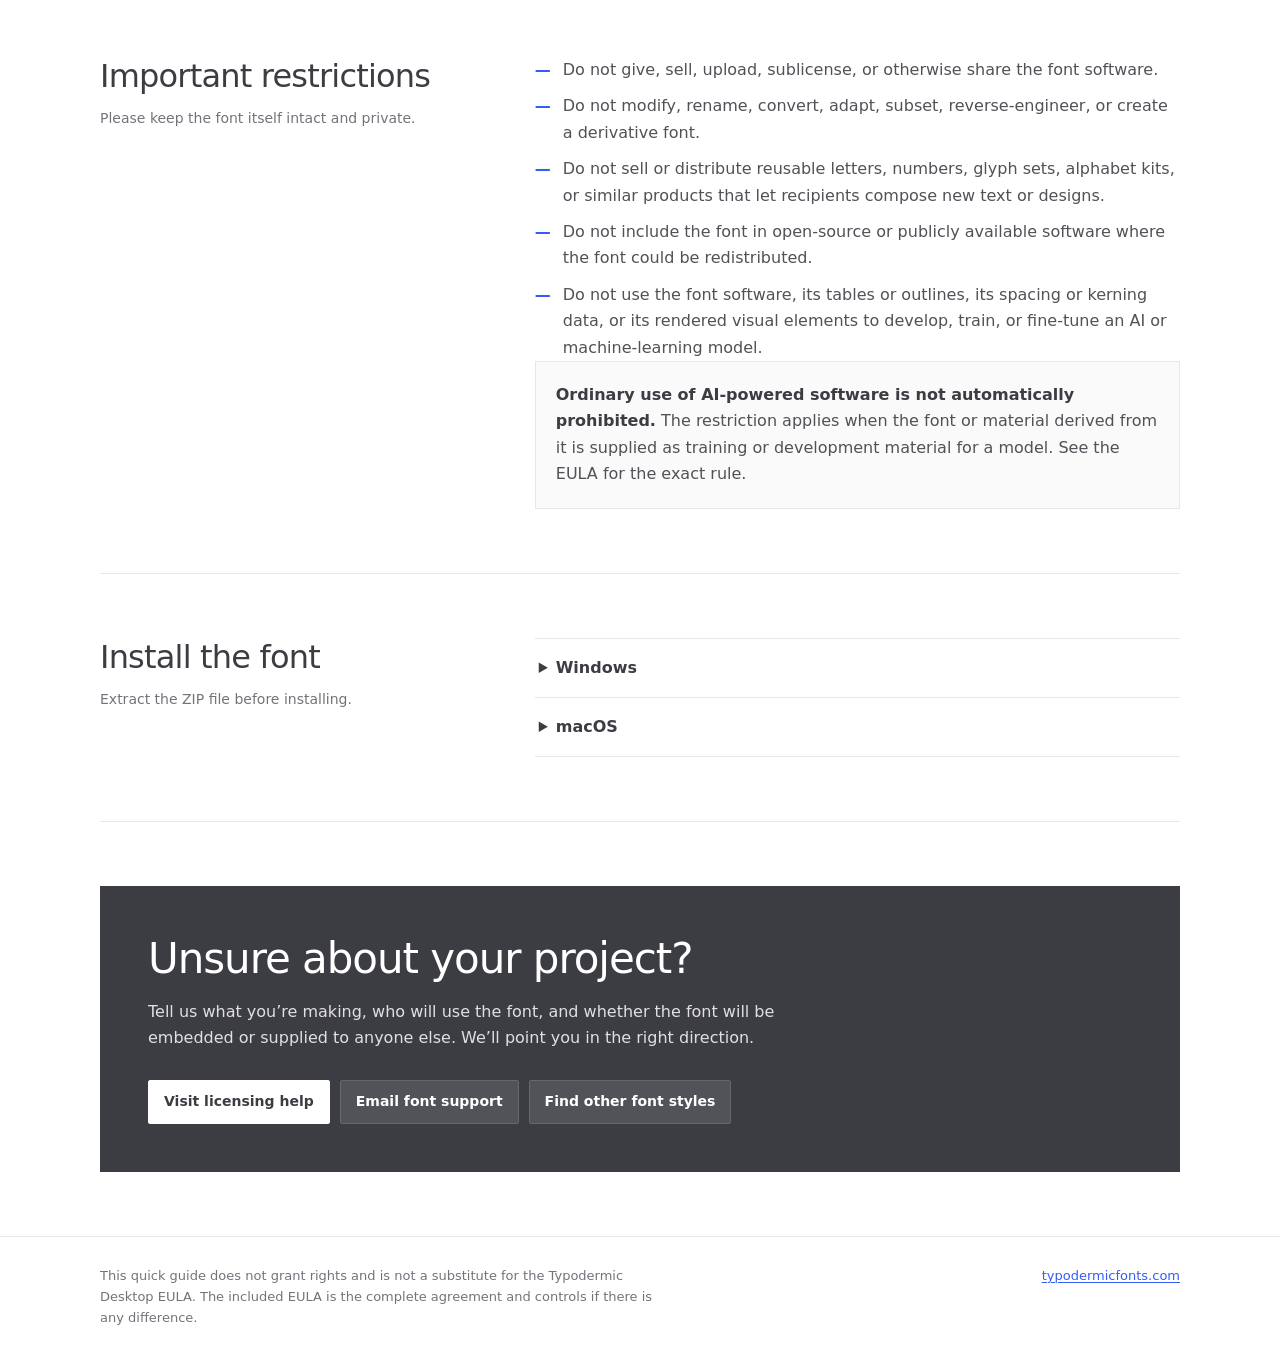
<file: Portifolio/pricedown/read-this.html>
<!doctype html>
<html lang="en">
<head>
  <meta charset="utf-8">
  <meta name="viewport" content="width=device-width, initial-scale=1">
  <meta name="theme-color" content="#335df5">
  <title>Typodermic Fonts — Free Desktop Font Quick Guide</title>
  <style>
    :root {
      color-scheme: light;
      --blue: #335df5;
      --charcoal: #3c3c43;
      --text: #515157;
      --muted: #73737b;
      --control: #f1f1f3;
      --line: #e7e7e9;
      --white: #ffffff;
      --soft-blue: #eef2ff;
      --radius: 2px;
      --shell: min(calc(100% - 48px), 1080px);
      --reading: 72ch;
    }

    * {
      box-sizing: border-box;
    }

    html {
      scroll-behavior: smooth;
    }

    body {
      margin: 0;
      background: var(--white);
      color: var(--text);
      font-family: system-ui, -apple-system, BlinkMacSystemFont, "Segoe UI", Helvetica, Arial, sans-serif;
      font-size: 16px;
      line-height: 1.65;
      -webkit-font-smoothing: antialiased;
      text-rendering: optimizeLegibility;
    }

    a {
      color: var(--blue);
      text-decoration-thickness: 1px;
      text-underline-offset: 0.18em;
    }

    a:hover {
      text-decoration-thickness: 2px;
    }

    a:focus-visible,
    summary:focus-visible {
      outline: 2px solid var(--blue);
      outline-offset: 3px;
    }

    .site-header {
      border-bottom: 1px solid var(--line);
    }

    .header-inner,
    .language-inner,
    main,
    .footer-inner {
      width: var(--shell);
      margin-inline: auto;
    }

    .header-inner {
      min-height: 72px;
      display: flex;
      align-items: center;
      justify-content: space-between;
      gap: 24px;
    }

    .wordmark {
      color: var(--charcoal);
      font-size: 15px;
      font-weight: 800;
      letter-spacing: 0.13em;
      line-height: 1;
      text-decoration: none;
      white-space: nowrap;
    }

    .wordmark:hover {
      color: var(--blue);
      text-decoration: none;
    }

    .header-note {
      color: var(--muted);
      font-size: 13px;
      text-align: right;
    }

    .language-bar {
      border-bottom: 1px solid var(--line);
      background: #fafafa;
    }

    .language-inner {
      display: flex;
      align-items: flex-start;
      gap: 16px;
      padding: 15px 0;
    }

    .language-label {
      flex: 0 0 auto;
      margin: 5px 0 0;
      color: var(--muted);
      font-size: 12px;
      font-weight: 750;
      letter-spacing: 0.08em;
      text-transform: uppercase;
    }

    .language-buttons {
      display: flex;
      flex-wrap: wrap;
      gap: 6px;
    }

    .language-button {
      min-height: 30px;
      padding: 5px 9px;
      border: 1px solid var(--line);
      border-radius: var(--radius);
      background: var(--white);
      color: var(--charcoal);
      font: inherit;
      font-size: 12px;
      font-weight: 650;
      line-height: 1.2;
      cursor: pointer;
    }

    .language-button:hover,
    .language-button:focus-visible,
    .language-button[aria-pressed="true"] {
      border-color: var(--blue);
      background: var(--blue);
      color: var(--white);
    }

    .language-button:focus-visible {
      outline: 2px solid var(--blue);
      outline-offset: 2px;
    }

    .sr-only {
      position: absolute;
      width: 1px;
      height: 1px;
      padding: 0;
      margin: -1px;
      overflow: hidden;
      clip: rect(0, 0, 0, 0);
      white-space: nowrap;
      border: 0;
    }

    .hero {
      padding: 72px 0 52px;
      border-bottom: 1px solid var(--line);
    }

    .eyebrow {
      margin: 0 0 14px;
      color: var(--blue);
      font-size: 13px;
      font-weight: 750;
      letter-spacing: 0.11em;
      text-transform: uppercase;
    }

    h1,
    h2,
    h3 {
      color: var(--charcoal);
      line-height: 1.2;
      text-wrap: balance;
    }

    h1 {
      max-width: 820px;
      margin: 0;
      font-size: clamp(36px, 5.8vw, 68px);
      font-weight: 450;
      letter-spacing: -0.04em;
    }

    .intro {
      max-width: var(--reading);
      margin: 24px 0 0;
      color: var(--charcoal);
      font-size: clamp(18px, 2.2vw, 22px);
      line-height: 1.5;
    }

    .legal-notice {
      max-width: 880px;
      margin-top: 30px;
      padding: 18px 20px;
      background: var(--soft-blue);
      border-inline-start: 4px solid var(--blue);
      color: var(--charcoal);
      font-size: 14px;
    }

    .legal-notice strong {
      font-weight: 750;
    }

    .actions {
      display: flex;
      flex-wrap: wrap;
      gap: 10px;
      margin-top: 28px;
    }

    .button {
      display: inline-flex;
      min-height: 44px;
      align-items: center;
      justify-content: center;
      padding: 10px 15px;
      border: 1px solid var(--charcoal);
      border-radius: var(--radius);
      background: var(--charcoal);
      color: var(--white);
      font-size: 14px;
      font-weight: 700;
      line-height: 1.2;
      text-align: center;
      text-decoration: none;
    }

    .button.secondary {
      border-color: var(--control);
      background: var(--control);
      color: var(--charcoal);
    }

    .button:hover,
    .button:focus-visible {
      border-color: var(--blue);
      background: var(--blue);
      color: var(--white);
      text-decoration: none;
    }

    .summary-grid {
      display: grid;
      grid-template-columns: repeat(3, minmax(0, 1fr));
      gap: 1px;
      margin-top: 48px;
      background: var(--line);
      border: 1px solid var(--line);
    }

    .summary-card {
      min-width: 0;
      padding: 24px;
      background: var(--white);
    }

    .summary-card h2 {
      margin: 0 0 10px;
      font-size: 16px;
      font-weight: 750;
    }

    .summary-card p {
      margin: 0;
      color: var(--muted);
      font-size: 14px;
    }

    .section {
      display: grid;
      grid-template-columns: minmax(180px, 0.34fr) minmax(0, 0.66fr);
      gap: clamp(36px, 8vw, 110px);
      padding: 64px 0;
      border-bottom: 1px solid var(--line);
    }

    .section-heading h2 {
      margin: 0;
      font-size: clamp(23px, 3vw, 32px);
      font-weight: 500;
      letter-spacing: -0.025em;
    }

    .section-heading p {
      margin: 12px 0 0;
      color: var(--muted);
      font-size: 14px;
    }

    .section-body > :first-child {
      margin-top: 0;
    }

    .section-body > :last-child {
      margin-bottom: 0;
    }

    .section-body h3 {
      margin: 32px 0 8px;
      font-size: 17px;
      font-weight: 750;
    }

    .section-body p {
      max-width: var(--reading);
      margin: 0 0 18px;
    }

    .plain-list,
    .cross-list {
      display: grid;
      gap: 10px;
      max-width: var(--reading);
      margin: 20px 0 0;
      padding: 0;
      list-style: none;
    }

    .plain-list li,
    .cross-list li {
      position: relative;
      padding-inline-start: 28px;
    }

    .plain-list li::before,
    .cross-list li::before {
      position: absolute;
      inset-inline-start: 0;
      color: var(--blue);
      font-weight: 800;
    }

    .plain-list li::before {
      content: "✓";
    }

    .cross-list li::before {
      content: "—";
    }

    .callout {
      max-width: var(--reading);
      margin: 26px 0;
      padding: 20px;
      border: 1px solid var(--line);
      background: #fafafa;
    }

    .callout strong {
      color: var(--charcoal);
    }

    .license-grid {
      display: grid;
      grid-template-columns: repeat(2, minmax(0, 1fr));
      gap: 12px;
      margin-top: 22px;
    }

    .license-item {
      padding: 18px;
      border: 1px solid var(--line);
    }

    .license-item h3 {
      margin: 0 0 5px;
      font-size: 15px;
    }

    .license-item p {
      margin: 0;
      color: var(--muted);
      font-size: 14px;
      line-height: 1.5;
    }

    details {
      max-width: var(--reading);
      border-top: 1px solid var(--line);
    }

    details:last-of-type {
      border-bottom: 1px solid var(--line);
    }

    summary {
      padding: 16px 4px;
      color: var(--charcoal);
      cursor: pointer;
      font-weight: 700;
    }

    details p {
      margin: 0;
      padding: 0 4px 18px;
      font-size: 14px;
    }

    .help-panel {
      margin: 64px 0;
      padding: clamp(26px, 5vw, 48px);
      background: var(--charcoal);
      color: var(--white);
    }

    .help-panel h2 {
      margin: 0;
      color: var(--white);
      font-size: clamp(27px, 4vw, 42px);
      font-weight: 450;
      letter-spacing: -0.025em;
    }

    .help-panel p {
      max-width: 62ch;
      margin: 14px 0 0;
      color: #e0e0e3;
    }

    .help-panel .button {
      border-color: var(--white);
      background: var(--white);
      color: var(--charcoal);
    }

    .help-panel .button.secondary {
      border-color: #67676e;
      background: #525259;
      color: var(--white);
    }

    .help-panel .button:hover,
    .help-panel .button:focus-visible {
      border-color: var(--blue);
      background: var(--blue);
      color: var(--white);
    }

    .site-footer {
      border-top: 1px solid var(--line);
    }

    .footer-inner {
      display: flex;
      justify-content: space-between;
      gap: 32px;
      padding: 28px 0 40px;
      color: var(--muted);
      font-size: 13px;
    }

    .footer-inner p {
      max-width: 70ch;
      margin: 0;
    }

    .footer-inner a {
      white-space: nowrap;
    }

    @media (max-width: 760px) {
      :root {
        --shell: min(calc(100% - 32px), 1080px);
      }

      .header-inner {
        min-height: 64px;
      }

      .header-note {
        display: none;
      }

      .language-inner {
        flex-direction: column;
        gap: 9px;
      }

      .language-label {
        margin-top: 0;
      }

      .hero {
        padding: 48px 0 36px;
      }

      .summary-grid,
      .section,
      .license-grid {
        grid-template-columns: 1fr;
      }

      .section {
        gap: 24px;
        padding: 46px 0;
      }

      .summary-card {
        padding: 20px;
      }

      .footer-inner {
        flex-direction: column;
        gap: 14px;
      }
    }

    @media (prefers-reduced-motion: reduce) {
      html {
        scroll-behavior: auto;
      }
    }

    @media print {
      :root {
        --shell: 100%;
      }

      body {
        color: #000;
        font-size: 11pt;
      }

      .site-header,
      .actions,
      .help-panel,
      .footer-link {
        display: none;
      }

      .hero,
      .section {
        padding: 24px 0;
      }

      .summary-grid,
      .license-grid {
        break-inside: avoid;
      }

      a {
        color: inherit;
      }
    }
  </style>
</head>
<body>
  <header class="site-header">
    <div class="header-inner">
      <a class="wordmark" href="https://typodermicfonts.com/">TYPODERMIC FONTS</a>
      <div class="header-note" data-i18n="headerNote">Guide to Desktop EULA v260817</div>
    </div>
  </header>

  <nav class="language-bar" aria-label="Choose a language" dir="ltr">
    <div class="language-inner">
      <p class="language-label" data-i18n="languageLabel">Language</p>
      <div class="language-buttons">
        <button class="language-button" type="button" data-lang="en" aria-pressed="true">English</button>
        <button class="language-button" type="button" data-lang="de" aria-pressed="false">Deutsch</button>
        <button class="language-button" type="button" data-lang="es" aria-pressed="false">Español</button>
        <button class="language-button" type="button" data-lang="fr" aria-pressed="false">Français</button>
        <button class="language-button" type="button" data-lang="ar" aria-pressed="false">العربية</button>
        <button class="language-button" type="button" data-lang="zh-Hans" aria-pressed="false">简体中文</button>
        <button class="language-button" type="button" data-lang="zh-Hant" aria-pressed="false">繁體中文</button>
        <button class="language-button" type="button" data-lang="cs" aria-pressed="false">Čeština</button>
        <button class="language-button" type="button" data-lang="el" aria-pressed="false">Ελληνικά</button>
        <button class="language-button" type="button" data-lang="he" aria-pressed="false">עברית</button>
        <button class="language-button" type="button" data-lang="hi" aria-pressed="false">हिन्दी</button>
        <button class="language-button" type="button" data-lang="hu" aria-pressed="false">Magyar</button>
        <button class="language-button" type="button" data-lang="is" aria-pressed="false">Íslenska</button>
        <button class="language-button" type="button" data-lang="id" aria-pressed="false">Bahasa Indonesia</button>
        <button class="language-button" type="button" data-lang="it" aria-pressed="false">Italiano</button>
        <button class="language-button" type="button" data-lang="ko" aria-pressed="false">한국어</button>
        <button class="language-button" type="button" data-lang="ja" aria-pressed="false">日本語</button>
        <button class="language-button" type="button" data-lang="no" aria-pressed="false">Norsk</button>
        <button class="language-button" type="button" data-lang="pl" aria-pressed="false">Polski</button>
        <button class="language-button" type="button" data-lang="pt" aria-pressed="false">Português</button>
        <button class="language-button" type="button" data-lang="pa" aria-pressed="false">ਪੰਜਾਬੀ</button>
        <button class="language-button" type="button" data-lang="ro" aria-pressed="false">Română</button>
        <button class="language-button" type="button" data-lang="ru" aria-pressed="false">Русский</button>
        <button class="language-button" type="button" data-lang="sv" aria-pressed="false">Svenska</button>
        <button class="language-button" type="button" data-lang="ta" aria-pressed="false">தமிழ்</button>
        <button class="language-button" type="button" data-lang="th" aria-pressed="false">ไทย</button>
        <button class="language-button" type="button" data-lang="tr" aria-pressed="false">Türkçe</button>
        <button class="language-button" type="button" data-lang="uk" aria-pressed="false">Українська</button>
        <button class="language-button" type="button" data-lang="vi" aria-pressed="false">Tiếng Việt</button>
      </div>
      <span class="sr-only" id="language-status" aria-live="polite"></span>
    </div>
  </nav>

  <noscript><p class="legal-notice">Language switching requires JavaScript. The English guide remains available below.</p></noscript>

  <main id="guide-content">
    <section class="hero" aria-labelledby="page-title">
      <p class="eyebrow" data-i18n="eyebrow">Free desktop font · commercial static use</p>
      <h1 id="page-title" data-i18n="pageHeading">Yes, you can use this font commercially—for static work.</h1>
      <p class="intro" data-i18n="intro">Make logos, packaging, print, merchandise, images, presentations, and rendered video. If the finished design contains only fixed, non-editable lettering—not the font file—you’re generally in the right place.</p>

      <div class="legal-notice" role="note">
        <strong data-i18n="noticeLead">This page is only a plain-language guide.</strong> <span data-i18n="noticeText">It is not a license, does not grant rights, and does not replace or modify the included Typodermic Desktop EULA. If anything here differs from the EULA, the EULA controls.</span>
      </div>

      <div class="actions">
        <a class="button" href="Typodermic Desktop EULA 2026.pdf" data-i18n="eulaButton">Read the full EULA (included PDF)</a>
        <a class="button secondary" href="https://typodermicfonts.com/license/" data-i18n="helpOnlineButton">Get licensing help online</a>
      </div>

      <div class="summary-grid">
        <article class="summary-card">
          <h2 data-i18n="coveredTitle">Generally covered</h2>
          <p data-i18n="coveredText">Static commercial and non-commercial designs, including logos, print, packaging, merchandise, images, slides, and rendered video.</p>
        </article>
        <article class="summary-card">
          <h2 data-i18n="anotherTitle">Needs another license</h2>
          <p data-i18n="anotherText">Webfonts, apps, games, e-books, software, devices, servers, SaaS, editable templates, personalization, and similar embedding uses.</p>
        </article>
        <article class="summary-card">
          <h2 data-i18n="notPermittedTitle">Not permitted</h2>
          <p data-i18n="notPermittedText">Sharing or modifying the font, making reusable alphabet products, or using it or its rendered visual elements to train AI or machine-learning models.</p>
        </article>
      </div>
    </section>

    <section class="section" aria-labelledby="make-heading">
      <div class="section-heading">
        <h2 id="make-heading" data-i18n="makeHeading">What you can make</h2>
        <p data-i18n="makeSubheading">Commercial or non-commercial, once the type is fixed.</p>
      </div>
      <div class="section-body" data-i18n-html="makeBody">
        <p>You may create finished materials in which the lettering is fixed artwork and the font software is not distributed. These examples are illustrative, not exhaustive:</p>
        <ul class="plain-list">
          <li>Logos, wordmarks, brand graphics, and advertising</li>
          <li>Books in print, posters, signs, brochures, and other printed matter</li>
          <li>Packaging, labels, clothing, merchandise, and physical products</li>
          <li>Flat images and graphics exported as formats such as JPG, PNG, or outlined SVG</li>
          <li>Presentation slides and rendered audiovisual or motion-graphics work</li>
        </ul>
        <div class="callout">
          <strong>The simple test:</strong> viewers can see the lettering, but they cannot access the font, extract it, edit text with it, or use it to compose new text.
        </div>
      </div>
    </section>

    <section class="section" aria-labelledby="user-heading">
      <div class="section-heading">
        <h2 id="user-heading" data-i18n="userHeading">One person, one license</h2>
        <p data-i18n="userSubheading">The included license is for one natural person.</p>
      </div>
      <div class="section-body" data-i18n-html="userBody">
        <p>The licensed user may install and use the font on computers under that person’s control. If a colleague, employee, contractor, agency, or client needs to install or use the font, that person should obtain an authorized copy and accept their own license.</p>
        <p>Do not place the working font on a shared server, shared network folder, cloud-font library, or digital asset system. A private backup that other people cannot access is fine.</p>
        <p>Larger organizations, centrally managed installations, or multi-user workflows may need a separate agreement.</p>
      </div>
    </section>

    <section class="section" aria-labelledby="different-heading">
      <div class="section-heading">
        <h2 id="different-heading" data-i18n="differentHeading">When you need another license</h2>
        <p data-i18n="differentSubheading">The free desktop license does not cover embedding or font services.</p>
      </div>
      <div class="section-body" data-i18n-html="differentBody">
        <p>These uses are not covered by the included desktop license. Before proceeding, visit the Typodermic licensing page for guidance:</p>
        <div class="license-grid">
          <article class="license-item">
            <h3>Websites and webfonts</h3>
            <p>Any use that serves or embeds the font in a website.</p>
          </article>
          <article class="license-item">
            <h3>Apps, games, and software</h3>
            <p>Embedding in an app, game, plug-in, program, or software product.</p>
          </article>
          <article class="license-item">
            <h3>Editable documents and templates</h3>
            <p>Templates, themes, design systems, or files that let others edit or compose text with the font.</p>
          </article>
          <article class="license-item">
            <h3>Servers and online services</h3>
            <p>Server installation, SaaS, generators, personalization, print-on-demand, or user-generated-content services.</p>
          </article>
          <article class="license-item">
            <h3>E-books and embedded PDFs</h3>
            <p>Sold or commercial electronic publications that contain embedded font software.</p>
          </article>
          <article class="license-item">
            <h3>Devices and OEM uses</h3>
            <p>Operating systems, firmware, hardware, vehicles, kiosks, or other products that include the font.</p>
          </article>
        </div>
        <div class="actions">
          <a class="button" href="https://typodermicfonts.com/license/">Find the right license</a>
        </div>
      </div>
    </section>

    <section class="section" aria-labelledby="pdf-heading">
      <div class="section-heading">
        <h2 id="pdf-heading" data-i18n="pdfHeading">PDFs: check how the font is included</h2>
        <p data-i18n="pdfSubheading">“It’s a PDF” is not enough to determine the license.</p>
      </div>
      <div class="section-body" data-i18n-html="pdfBody">
        <h3>Outlined or rasterized artwork</h3>
        <p>A commercial PDF can be a permitted finished material when its lettering has been converted to outlines or pixels and the PDF contains no font software.</p>

        <h3>Embedded font software</h3>
        <p>The included license has a narrow exception for a non-commercial PDF when the embedded font cannot be extracted, the text cannot be edited through the embedded font, and readers cannot use it to compose new text.</p>

        <h3>Sold or commercial electronic publications</h3>
        <p>An e-book, sold publication, or commercial PDF containing embedded font software requires a separate written license.</p>
      </div>
    </section>

    <section class="section" aria-labelledby="limits-heading">
      <div class="section-heading">
        <h2 id="limits-heading" data-i18n="limitsHeading">Important restrictions</h2>
        <p data-i18n="limitsSubheading">Please keep the font itself intact and private.</p>
      </div>
      <div class="section-body" data-i18n-html="limitsBody">
        <ul class="cross-list">
          <li>Do not give, sell, upload, sublicense, or otherwise share the font software.</li>
          <li>Do not modify, rename, convert, adapt, subset, reverse-engineer, or create a derivative font.</li>
          <li>Do not sell or distribute reusable letters, numbers, glyph sets, alphabet kits, or similar products that let recipients compose new text or designs.</li>
          <li>Do not include the font in open-source or publicly available software where the font could be redistributed.</li>
          <li>Do not use the font software, its tables or outlines, its spacing or kerning data, or its rendered visual elements to develop, train, or fine-tune an AI or machine-learning model.</li>
        </ul>
        <p class="callout"><strong>Ordinary use of AI-powered software is not automatically prohibited.</strong> The restriction applies when the font or material derived from it is supplied as training or development material for a model. See the EULA for the exact rule.</p>
      </div>
    </section>

    <section class="section" aria-labelledby="install-heading">
      <div class="section-heading">
        <h2 id="install-heading" data-i18n="installHeading">Install the font</h2>
        <p data-i18n="installSubheading">Extract the ZIP file before installing.</p>
      </div>
      <div class="section-body" data-i18n-html="installBody">
        <details>
          <summary>Windows</summary>
          <p>Extract the ZIP file, select the font files, right-click, and choose <strong>Install</strong>. Depending on your version of Windows, you can also open a font file and select <strong>Install</strong>.</p>
        </details>
        <details>
          <summary>macOS</summary>
          <p>Extract the ZIP file, double-click a font file, and choose <strong>Install Font</strong> in Font Book.</p>
        </details>
      </div>
    </section>

    <section class="help-panel" aria-labelledby="help-heading">
      <h2 id="help-heading" data-i18n="helpHeading">Unsure about your project?</h2>
      <p data-i18n="helpText">Tell us what you’re making, who will use the font, and whether the font will be embedded or supplied to anyone else. We’ll point you in the right direction.</p>
      <div class="actions">
        <a class="button" href="https://typodermicfonts.com/license/" data-i18n="helpVisit">Visit licensing help</a>
        <a class="button secondary" href="mailto:fontsupport@typodermicfonts.com" data-i18n="helpEmail">Email font support</a>
        <a class="button secondary" href="https://typodermicfonts.com/search/" data-i18n="helpStyles">Find other font styles</a>
      </div>
    </section>
  </main>

  <footer class="site-footer">
    <div class="footer-inner">
      <p data-i18n="footerText">This quick guide does not grant rights and is not a substitute for the Typodermic Desktop EULA. The included EULA is the complete agreement and controls if there is any difference.</p>
      <a class="footer-link" href="https://typodermicfonts.com/">typodermicfonts.com</a>
    </div>
  </footer>
  <script>
    (() => {
      "use strict";

      const escapeHtml = (value) => String(value).replace(/[&<>"']/g, (character) => ({
        "&": "&amp;",
        "<": "&lt;",
        ">": "&gt;",
        "\"": "&quot;",
        "'": "&#039;"
      })[character]);

      function makeBody(introduction, items, calloutLead, calloutText) {
        return `<p>${escapeHtml(introduction)}</p><ul class="plain-list">${items.map((item) => `<li>${escapeHtml(item)}</li>`).join("")}</ul><div class="callout"><strong>${escapeHtml(calloutLead)}</strong> ${escapeHtml(calloutText)}</div>`;
      }

      function userBody(paragraphs) {
        return paragraphs.map((paragraph) => `<p>${escapeHtml(paragraph)}</p>`).join("");
      }

      function differentBody(introduction, items, buttonText) {
        return `<p>${escapeHtml(introduction)}</p><div class="license-grid">${items.map(([heading, text]) => `<article class="license-item"><h3>${escapeHtml(heading)}</h3><p>${escapeHtml(text)}</p></article>`).join("")}</div><div class="actions"><a class="button" href="https://typodermicfonts.com/license/">${escapeHtml(buttonText)}</a></div>`;
      }

      function pdfBody(items) {
        return items.map(([heading, text]) => `<h3>${escapeHtml(heading)}</h3><p>${escapeHtml(text)}</p>`).join("");
      }

      function limitsBody(items, calloutLead, calloutText) {
        return `<ul class="cross-list">${items.map((item) => `<li>${escapeHtml(item)}</li>`).join("")}</ul><p class="callout"><strong>${escapeHtml(calloutLead)}</strong> ${escapeHtml(calloutText)}</p>`;
      }

      function installBody(windowsLabel, windowsText, macLabel, macText) {
        return `<details><summary>${escapeHtml(windowsLabel)}</summary><p>${escapeHtml(windowsText)}</p></details><details><summary>${escapeHtml(macLabel)}</summary><p>${escapeHtml(macText)}</p></details>`;
      }

      const translations = {
        de: {
          pageTitle: "Typodermic Fonts — Kurzübersicht zur kostenlosen Desktop-Schrift",
          headerNote: "Leitfaden zur Desktop-EULA v260817",
          languageLabel: "Sprache",
          eyebrow: "Kostenlose Desktop-Schrift · kommerzielle statische Nutzung",
          pageHeading: "Ja, Sie dürfen diese Schrift kommerziell verwenden — für statische Arbeiten.",
          intro: "Erstellen Sie Logos, Verpackungen, Drucksachen, Merchandising-Artikel, Bilder, Präsentationen und gerenderte Videos. Wenn der fertige Entwurf nur feste, nicht bearbeitbare Schriftzüge enthält — und nicht die Schriftdatei — liegen Sie im Allgemeinen richtig.",
          noticeLead: "Diese Seite ist nur ein Leitfaden in verständlicher Sprache.",
          noticeText: "Sie ist keine Lizenz, gewährt keine Rechte und ersetzt oder ändert die beigefügte Typodermic Desktop-EULA nicht. Bei Abweichungen gilt die EULA.",
          eulaButton: "Vollständige EULA lesen (beigefügte PDF)",
          helpOnlineButton: "Online-Hilfe zur Lizenzierung",
          coveredTitle: "Im Allgemeinen abgedeckt",
          coveredText: "Statische kommerzielle und nicht kommerzielle Entwürfe, darunter Logos, Drucksachen, Verpackungen, Waren, Bilder, Folien und gerenderte Videos.",
          anotherTitle: "Andere Lizenz erforderlich",
          anotherText: "Webfonts, Apps, Spiele, E-Books, Software, Geräte, Server, SaaS, bearbeitbare Vorlagen, Personalisierung und ähnliche Einbettungen.",
          notPermittedTitle: "Nicht gestattet",
          notPermittedText: "Die Schrift weiterzugeben oder zu verändern, wiederverwendbare Alphabetprodukte herzustellen oder sie beziehungsweise daraus gerenderte visuelle Elemente zum Trainieren von KI- oder Machine-Learning-Modellen zu verwenden.",
          makeHeading: "Was Sie erstellen dürfen",
          makeSubheading: "Kommerziell oder nicht kommerziell, sobald die Schrift fest eingebunden ist.",
          makeBody: makeBody("Sie dürfen fertige Materialien erstellen, in denen die Schrift als festes Artwork vorliegt und die Schriftsoftware nicht verbreitet wird. Die folgenden Beispiele sind nicht abschließend:", ["Logos, Wortmarken, Markengrafiken und Werbung", "Gedruckte Bücher, Poster, Schilder, Broschüren und andere Drucksachen", "Verpackungen, Etiketten, Kleidung, Merchandising-Artikel und physische Produkte", "Flache Bilder und Grafiken, exportiert etwa als JPG, PNG oder in Pfade umgewandelte SVG", "Präsentationsfolien und gerenderte audiovisuelle oder Motion-Graphics-Arbeiten"], "Der einfache Test:", "Betrachter können die Schrift sehen, aber weder auf die Schrift zugreifen oder sie extrahieren noch Text damit bearbeiten oder neu setzen."),
          userHeading: "Eine Person, eine Lizenz",
          userSubheading: "Die beigefügte Lizenz gilt für eine natürliche Person.",
          userBody: userBody(["Der lizenzierte Benutzer darf die Schrift auf Computern installieren und verwenden, die seiner Kontrolle unterliegen. Muss ein Kollege, Mitarbeiter, Auftragnehmer, eine Agentur oder ein Kunde die Schrift installieren oder verwenden, sollte diese Person eine autorisierte Kopie beziehen und eine eigene Lizenz annehmen.", "Legen Sie die verwendbare Schrift nicht auf einem gemeinsam genutzten Server, in einem Netzwerkordner, einer Cloud-Schriftbibliothek oder einem Digital-Asset-System ab. Eine private Sicherungskopie, auf die andere Personen nicht zugreifen können, ist zulässig.", "Größere Unternehmen, zentral verwaltete Installationen oder Arbeitsabläufe mit mehreren Benutzern können eine gesonderte Vereinbarung erfordern."]),
          differentHeading: "Wann Sie eine andere Lizenz benötigen",
          differentSubheading: "Die kostenlose Desktop-Lizenz deckt Einbettungen und Schriftdienste nicht ab.",
          differentBody: differentBody("Diese Nutzungen sind von der beigefügten Desktop-Lizenz nicht abgedeckt. Besuchen Sie vorab die Typodermic-Lizenzierungsseite:", [["Websites und Webfonts", "Jede Nutzung, bei der die Schrift über eine Website bereitgestellt oder darin eingebettet wird."], ["Apps, Spiele und Software", "Einbettung in eine App, ein Spiel, Plug-in, Programm oder Softwareprodukt."], ["Bearbeitbare Dokumente und Vorlagen", "Vorlagen, Designs, Gestaltungssysteme oder Dateien, mit denen andere Text in der Schrift bearbeiten oder setzen können."], ["Server und Onlinedienste", "Serverinstallation, SaaS, Generatoren, Personalisierung, Print-on-Demand oder Dienste für nutzergenerierte Inhalte."], ["E-Books und eingebettete PDFs", "Verkaufte oder kommerzielle elektronische Publikationen, die eingebettete Schriftsoftware enthalten."], ["Geräte und OEM-Nutzungen", "Betriebssysteme, Firmware, Hardware, Fahrzeuge, Kioske oder andere Produkte, die die Schrift enthalten."]], "Die passende Lizenz finden"),
          pdfHeading: "PDFs: Prüfen Sie, wie die Schrift enthalten ist",
          pdfSubheading: "„Es ist eine PDF“ reicht zur Bestimmung der Lizenz nicht aus.",
          pdfBody: pdfBody([["In Pfade umgewandeltes oder gerastertes Artwork", "Eine kommerzielle PDF kann ein zulässiges fertiges Material sein, wenn die Schriftzüge in Pfade oder Pixel umgewandelt wurden und die PDF keine Schriftsoftware enthält."], ["Eingebettete Schriftsoftware", "Die beigefügte Lizenz enthält eine enge Ausnahme für eine nicht kommerzielle PDF, wenn die eingebettete Schrift nicht extrahiert werden kann, der Text damit nicht bearbeitet werden kann und Leser sie nicht zum Setzen neuen Textes verwenden können."], ["Verkaufte oder kommerzielle elektronische Publikationen", "Ein E-Book, eine verkaufte Publikation oder eine kommerzielle PDF mit eingebetteter Schriftsoftware erfordert eine gesonderte schriftliche Lizenz."]]),
          limitsHeading: "Wichtige Einschränkungen",
          limitsSubheading: "Bitte halten Sie die Schrift selbst unverändert und privat.",
          limitsBody: limitsBody(["Geben, verkaufen, veröffentlichen, unterlizenzieren oder teilen Sie die Schriftsoftware nicht und laden Sie sie nicht hoch.", "Verändern, benennen, konvertieren, bearbeiten, reduzieren oder rekonstruieren Sie die Schrift nicht und erstellen Sie keine abgeleitete Schrift.", "Verkaufen oder verbreiten Sie keine wiederverwendbaren Buchstaben, Zahlen, Glyphensätze, Alphabet-Bausätze oder ähnliche Produkte, mit denen Empfänger neue Texte oder Designs zusammensetzen können.", "Nehmen Sie die Schrift nicht in Open-Source- oder öffentlich verfügbare Software auf, wenn sie dadurch weiterverbreitet werden könnte.", "Verwenden Sie weder die Schriftsoftware, ihre Tabellen oder Konturen, ihre Abstands- oder Kerningdaten noch daraus gerenderte visuelle Elemente zur Entwicklung, zum Training oder zur Feinabstimmung eines KI- oder Machine-Learning-Modells."], "Die gewöhnliche Verwendung von Software mit KI-Funktionen ist nicht automatisch verboten.", "Die Einschränkung greift, wenn die Schrift oder daraus abgeleitetes Material einem Modell als Trainings- oder Entwicklungsmaterial zugeführt wird. Die genaue Regel steht in der EULA."),
          installHeading: "Schrift installieren",
          installSubheading: "Entpacken Sie vor der Installation die ZIP-Datei.",
          installBody: installBody("Windows", "Entpacken Sie die ZIP-Datei, wählen Sie die Schriftdateien aus, klicken Sie mit der rechten Maustaste und wählen Sie „Installieren“. Je nach Windows-Version können Sie auch eine Schriftdatei öffnen und „Installieren“ wählen.", "macOS", "Entpacken Sie die ZIP-Datei, doppelklicken Sie auf eine Schriftdatei und wählen Sie in der Schriftsammlung „Schrift installieren“."),
          helpHeading: "Unsicher bei Ihrem Projekt?",
          helpText: "Sagen Sie uns, was Sie erstellen, wer die Schrift verwenden wird und ob sie eingebettet oder an andere weitergegeben werden soll. Wir weisen Ihnen den richtigen Weg.",
          helpVisit: "Lizenzierungshilfe besuchen",
          helpEmail: "Schrift-Support kontaktieren",
          helpStyles: "Weitere Schriftschnitte finden",
          footerText: "Dieser Kurzleitfaden gewährt keine Rechte und ersetzt die Typodermic Desktop-EULA nicht. Die beigefügte EULA ist die vollständige Vereinbarung und gilt bei Abweichungen."
        },
        es: {
          pageTitle: "Typodermic Fonts — Guía rápida de la fuente de escritorio gratuita",
          headerNote: "Guía de la EULA de escritorio v260817",
          languageLabel: "Idioma",
          eyebrow: "Fuente de escritorio gratuita · uso comercial estático",
          pageHeading: "Sí, puede usar esta fuente comercialmente, para trabajos estáticos.",
          intro: "Cree logotipos, envases, impresos, artículos promocionales, imágenes, presentaciones y vídeo renderizado. Si el diseño final solo contiene letras fijas y no editables —no el archivo de fuente—, en general está dentro de lo permitido.",
          noticeLead: "Esta página es solo una guía en lenguaje sencillo.",
          noticeText: "No es una licencia, no concede derechos y no sustituye ni modifica la EULA de escritorio de Typodermic incluida. Si existe alguna diferencia, prevalece la EULA.",
          eulaButton: "Leer la EULA completa (PDF incluido)",
          helpOnlineButton: "Obtener ayuda sobre licencias",
          coveredTitle: "Generalmente permitido",
          coveredText: "Diseños estáticos comerciales y no comerciales, incluidos logotipos, impresos, envases, productos, imágenes, diapositivas y vídeo renderizado.",
          anotherTitle: "Requiere otra licencia",
          anotherText: "Fuentes web, aplicaciones, juegos, libros electrónicos, software, dispositivos, servidores, SaaS, plantillas editables, personalización y usos similares con incrustación.",
          notPermittedTitle: "No permitido",
          notPermittedText: "Compartir o modificar la fuente, crear productos de alfabetos reutilizables o usarla, o usar elementos visuales renderizados con ella, para entrenar modelos de IA o aprendizaje automático.",
          makeHeading: "Qué puede crear",
          makeSubheading: "Con fines comerciales o no comerciales, una vez fijadas las letras.",
          makeBody: makeBody("Puede crear materiales terminados en los que las letras sean ilustraciones fijas y no se distribuya el software de fuente. Estos ejemplos son ilustrativos y no exhaustivos:", ["Logotipos, marcas denominativas, gráficos de marca y publicidad", "Libros impresos, carteles, letreros, folletos y otros materiales impresos", "Envases, etiquetas, ropa, artículos promocionales y productos físicos", "Imágenes y gráficos planos exportados como JPG, PNG o SVG con contornos", "Diapositivas de presentaciones y trabajos audiovisuales o de gráficos en movimiento ya renderizados"], "La prueba sencilla:", "los espectadores pueden ver las letras, pero no pueden acceder a la fuente, extraerla, editar texto con ella ni usarla para componer texto nuevo."),
          userHeading: "Una persona, una licencia",
          userSubheading: "La licencia incluida corresponde a una persona física.",
          userBody: userBody(["El usuario autorizado puede instalar y usar la fuente en ordenadores bajo su control. Si un compañero, empleado, contratista, agencia o cliente necesita instalar o usar la fuente, esa persona debe obtener una copia autorizada y aceptar su propia licencia.", "No coloque la fuente utilizable en un servidor compartido, una carpeta de red compartida, una biblioteca de fuentes en la nube ni un sistema de gestión de activos digitales. Se permite una copia de seguridad privada a la que nadie más pueda acceder.", "Las organizaciones grandes, las instalaciones administradas centralmente o los flujos de trabajo con varios usuarios pueden necesitar un acuerdo independiente."]),
          differentHeading: "Cuándo necesita otra licencia",
          differentSubheading: "La licencia de escritorio gratuita no cubre la incrustación ni los servicios de fuentes.",
          differentBody: differentBody("Estos usos no están cubiertos por la licencia de escritorio incluida. Antes de continuar, visite la página de licencias de Typodermic:", [["Sitios web y fuentes web", "Cualquier uso que sirva o incruste la fuente en un sitio web."], ["Aplicaciones, juegos y software", "Incrustación en una aplicación, juego, complemento, programa o producto de software."], ["Documentos y plantillas editables", "Plantillas, temas, sistemas de diseño o archivos que permitan a otras personas editar o componer texto con la fuente."], ["Servidores y servicios en línea", "Instalación en servidores, SaaS, generadores, personalización, impresión bajo demanda o servicios de contenido generado por usuarios."], ["Libros electrónicos y PDF incrustados", "Publicaciones electrónicas vendidas o comerciales que contienen software de fuente incrustado."], ["Dispositivos y usos OEM", "Sistemas operativos, firmware, hardware, vehículos, quioscos u otros productos que incluyen la fuente."]], "Encontrar la licencia adecuada"),
          pdfHeading: "PDF: compruebe cómo se incluye la fuente",
          pdfSubheading: "Decir «es un PDF» no basta para determinar la licencia.",
          pdfBody: pdfBody([["Letras convertidas a contornos o rasterizadas", "Un PDF comercial puede ser un material terminado permitido si las letras se han convertido en contornos o píxeles y el PDF no contiene software de fuente."], ["Software de fuente incrustado", "La licencia incluida contiene una excepción limitada para un PDF no comercial si la fuente incrustada no puede extraerse, el texto no puede editarse mediante ella y los lectores no pueden usarla para componer texto nuevo."], ["Publicaciones electrónicas vendidas o comerciales", "Un libro electrónico, una publicación vendida o un PDF comercial que contenga software de fuente incrustado requiere una licencia escrita independiente."]]),
          limitsHeading: "Restricciones importantes",
          limitsSubheading: "Mantenga la fuente intacta y privada.",
          limitsBody: limitsBody(["No entregue, venda, cargue, sublicencie ni comparta de ninguna otra forma el software de fuente.", "No modifique, cambie el nombre, convierta, adapte, reduzca, aplique ingeniería inversa ni cree una fuente derivada.", "No venda ni distribuya letras, números, conjuntos de glifos, kits de alfabetos u otros productos reutilizables que permitan a los destinatarios componer texto o diseños nuevos.", "No incluya la fuente en software de código abierto o disponible públicamente cuando pueda redistribuirse.", "No use el software de fuente, sus tablas o contornos, sus datos de espaciado o kerning, ni los elementos visuales renderizados con ella, para desarrollar, entrenar o ajustar un modelo de IA o aprendizaje automático."], "El uso normal de software con funciones de IA no está prohibido automáticamente.", "La restricción se aplica cuando la fuente o material derivado de ella se proporciona a un modelo como material de entrenamiento o desarrollo. Consulte la EULA para conocer la regla exacta."),
          installHeading: "Instalar la fuente",
          installSubheading: "Extraiga el archivo ZIP antes de instalar.",
          installBody: installBody("Windows", "Extraiga el archivo ZIP, seleccione los archivos de fuente, haga clic con el botón derecho y elija «Instalar». Según su versión de Windows, también puede abrir un archivo de fuente y seleccionar «Instalar».", "macOS", "Extraiga el archivo ZIP, haga doble clic en un archivo de fuente y elija «Instalar tipo de letra» en Catálogo Tipográfico."),
          helpHeading: "¿Tiene dudas sobre su proyecto?",
          helpText: "Díganos qué está creando, quién usará la fuente y si se incrustará o se facilitará a otra persona. Le indicaremos el camino correcto.",
          helpVisit: "Visitar la ayuda sobre licencias",
          helpEmail: "Escribir al soporte de fuentes",
          helpStyles: "Buscar otros estilos de fuente",
          footerText: "Esta guía rápida no concede derechos ni sustituye la EULA de escritorio de Typodermic. La EULA incluida constituye el acuerdo completo y prevalece si existe alguna diferencia."
        },
        fr: {
          pageTitle: "Typodermic Fonts — Guide rapide de la police de bureau gratuite",
          headerNote: "Guide du CLUF de bureau v260817",
          languageLabel: "Langue",
          eyebrow: "Police de bureau gratuite · usage commercial statique",
          pageHeading: "Oui, vous pouvez utiliser cette police à des fins commerciales — pour des créations statiques.",
          intro: "Créez des logos, emballages, imprimés, produits dérivés, images, présentations et vidéos rendues. Si la création finale contient uniquement du lettrage fixe et non modifiable — et non le fichier de police —, votre usage est généralement approprié.",
          noticeLead: "Cette page est uniquement un guide en langage clair.",
          noticeText: "Elle ne constitue pas une licence, n’accorde aucun droit et ne remplace ni ne modifie le CLUF de bureau Typodermic inclus. En cas de différence, le CLUF prévaut.",
          eulaButton: "Lire le CLUF complet (PDF inclus)",
          helpOnlineButton: "Obtenir de l’aide sur les licences",
          coveredTitle: "Généralement couvert",
          coveredText: "Créations statiques commerciales et non commerciales, notamment logos, imprimés, emballages, marchandises, images, diapositives et vidéos rendues.",
          anotherTitle: "Autre licence nécessaire",
          anotherText: "Polices web, applications, jeux, livres numériques, logiciels, appareils, serveurs, SaaS, modèles modifiables, personnalisation et intégrations similaires.",
          notPermittedTitle: "Non autorisé",
          notPermittedText: "Partager ou modifier la police, créer des produits alphabétiques réutilisables, ou utiliser la police ou des éléments visuels rendus avec celle-ci pour entraîner des modèles d’IA ou d’apprentissage automatique.",
          makeHeading: "Ce que vous pouvez créer",
          makeSubheading: "À des fins commerciales ou non commerciales, une fois le lettrage fixé.",
          makeBody: makeBody("Vous pouvez créer des documents finis dans lesquels le lettrage est une illustration fixe et où le logiciel de police n’est pas distribué. Ces exemples sont donnés à titre indicatif et ne sont pas exhaustifs :", ["Logos, marques verbales, visuels de marque et publicité", "Livres imprimés, affiches, panneaux, brochures et autres imprimés", "Emballages, étiquettes, vêtements, produits dérivés et produits physiques", "Images et graphismes aplatis exportés en JPG, PNG ou SVG vectorisé", "Diapositives de présentation et créations audiovisuelles ou animées rendues"], "Le test simple :", "le public peut voir le lettrage, mais ne peut ni accéder à la police, ni l’extraire, ni modifier du texte avec celle-ci, ni l’utiliser pour composer un nouveau texte."),
          userHeading: "Une personne, une licence",
          userSubheading: "La licence incluse est destinée à une personne physique.",
          userBody: userBody(["L’utilisateur autorisé peut installer et utiliser la police sur les ordinateurs qu’il contrôle. Si un collègue, salarié, prestataire, une agence ou un client doit installer ou utiliser la police, cette personne doit obtenir une copie autorisée et accepter sa propre licence.", "Ne placez pas la police utilisable sur un serveur partagé, un dossier réseau partagé, une bibliothèque de polices dans le cloud ou un système de gestion d’actifs numériques. Une sauvegarde privée inaccessible aux autres est autorisée.", "Les grandes organisations, les installations gérées de façon centralisée ou les flux de travail multiutilisateurs peuvent nécessiter un accord distinct."]),
          differentHeading: "Quand une autre licence est nécessaire",
          differentSubheading: "La licence de bureau gratuite ne couvre pas l’intégration ni les services de polices.",
          differentBody: differentBody("Ces utilisations ne sont pas couvertes par la licence de bureau incluse. Avant de continuer, consultez la page des licences Typodermic :", [["Sites web et polices web", "Toute utilisation qui diffuse ou intègre la police dans un site web."], ["Applications, jeux et logiciels", "Intégration dans une application, un jeu, un module, un programme ou un produit logiciel."], ["Documents et modèles modifiables", "Modèles, thèmes, systèmes de conception ou fichiers permettant à d’autres de modifier ou composer du texte avec la police."], ["Serveurs et services en ligne", "Installation sur serveur, SaaS, générateurs, personnalisation, impression à la demande ou services de contenu créé par les utilisateurs."], ["Livres numériques et PDF avec police intégrée", "Publications électroniques vendues ou commerciales contenant le logiciel de police intégré."], ["Appareils et usages OEM", "Systèmes d’exploitation, micrologiciels, matériel, véhicules, bornes ou autres produits comprenant la police."]], "Trouver la licence adaptée"),
          pdfHeading: "PDF : vérifiez comment la police est incluse",
          pdfSubheading: "Le fait qu’il s’agisse d’un PDF ne suffit pas à déterminer la licence.",
          pdfBody: pdfBody([["Lettrage vectorisé ou pixellisé", "Un PDF commercial peut constituer un document fini autorisé si le lettrage a été converti en tracés ou en pixels et si le PDF ne contient aucun logiciel de police."], ["Logiciel de police intégré", "La licence incluse prévoit une exception limitée pour un PDF non commercial si la police intégrée ne peut pas être extraite, si le texte ne peut pas être modifié au moyen de celle-ci et si le lecteur ne peut pas l’utiliser pour composer un nouveau texte."], ["Publications électroniques vendues ou commerciales", "Un livre numérique, une publication vendue ou un PDF commercial contenant le logiciel de police intégré nécessite une licence écrite distincte."]]),
          limitsHeading: "Restrictions importantes",
          limitsSubheading: "Conservez la police elle-même intacte et privée.",
          limitsBody: limitsBody(["Ne donnez, vendez, téléversez, concédez en sous-licence ou partagez d’aucune autre manière le logiciel de police.", "Ne modifiez, renommez, convertissez, adaptez, réduisez, rétroconcevez ou dérivez pas la police.", "Ne vendez ni ne distribuez de lettres, chiffres, jeux de glyphes, kits alphabétiques ou produits similaires réutilisables permettant au destinataire de composer de nouveaux textes ou motifs.", "N’incluez pas la police dans un logiciel libre ou accessible au public lorsqu’elle pourrait ainsi être redistribuée.", "N’utilisez pas le logiciel de police, ses tables ou contours, ses données d’espacement ou de crénage, ni les éléments visuels rendus avec celui-ci pour développer, entraîner ou affiner un modèle d’IA ou d’apprentissage automatique."], "L’utilisation ordinaire d’un logiciel doté de fonctions d’IA n’est pas automatiquement interdite.", "La restriction s’applique lorsque la police ou un matériel qui en est dérivé est fourni à un modèle comme matériel d’entraînement ou de développement. Consultez le CLUF pour la règle exacte."),
          installHeading: "Installer la police",
          installSubheading: "Décompressez le fichier ZIP avant l’installation.",
          installBody: installBody("Windows", "Décompressez le fichier ZIP, sélectionnez les fichiers de police, faites un clic droit et choisissez « Installer ». Selon votre version de Windows, vous pouvez également ouvrir un fichier de police et sélectionner « Installer ».", "macOS", "Décompressez le fichier ZIP, double-cliquez sur un fichier de police, puis choisissez « Installer la police » dans Livre des polices."),
          helpHeading: "Un doute sur votre projet ?",
          helpText: "Indiquez-nous ce que vous créez, qui utilisera la police et si celle-ci sera intégrée ou fournie à quelqu’un d’autre. Nous vous orienterons.",
          helpVisit: "Consulter l’aide sur les licences",
          helpEmail: "Écrire au service d’assistance",
          helpStyles: "Trouver d’autres styles de police",
          footerText: "Ce guide rapide n’accorde aucun droit et ne remplace pas le CLUF de bureau Typodermic. Le CLUF inclus constitue l’intégralité de l’accord et prévaut en cas de différence."
        },
        it: {
          pageTitle: "Typodermic Fonts — Guida rapida al font desktop gratuito",
          headerNote: "Guida all’EULA desktop v260817",
          languageLabel: "Lingua",
          eyebrow: "Font desktop gratuito · uso commerciale statico",
          pageHeading: "Sì, puoi usare questo font a fini commerciali, per lavori statici.",
          intro: "Crea loghi, confezioni, stampati, articoli promozionali, immagini, presentazioni e video renderizzati. Se il progetto finito contiene solo scritte fisse e non modificabili, e non il file del font, in genere l’uso è corretto.",
          noticeLead: "Questa pagina è soltanto una guida in linguaggio semplice.",
          noticeText: "Non è una licenza, non concede diritti e non sostituisce né modifica l’EULA desktop Typodermic inclusa. In caso di differenze, prevale l’EULA.",
          eulaButton: "Leggi l’EULA completa (PDF incluso)",
          helpOnlineButton: "Assistenza online sulle licenze",
          coveredTitle: "Generalmente coperto",
          coveredText: "Progetti statici commerciali e non commerciali, tra cui loghi, stampati, confezioni, prodotti, immagini, diapositive e video renderizzati.",
          anotherTitle: "Serve un’altra licenza",
          anotherText: "Webfont, app, giochi, e-book, software, dispositivi, server, SaaS, modelli modificabili, personalizzazione e usi di incorporamento simili.",
          notPermittedTitle: "Non consentito",
          notPermittedText: "Condividere o modificare il font, creare prodotti alfabetici riutilizzabili oppure usare il font o i suoi elementi visivi renderizzati per addestrare modelli di IA o apprendimento automatico.",
          makeHeading: "Cosa puoi creare",
          makeSubheading: "Per uso commerciale o non commerciale, una volta fissate le scritte.",
          makeBody: makeBody("Puoi creare materiali finiti in cui le scritte sono elementi grafici fissi e il software del font non viene distribuito. Questi esempi sono illustrativi e non esaustivi:", ["Loghi, marchi denominativi, grafica di marca e pubblicità", "Libri stampati, manifesti, cartelli, opuscoli e altri stampati", "Confezioni, etichette, abbigliamento, articoli promozionali e prodotti fisici", "Immagini e grafica appiattite esportate in formati come JPG, PNG o SVG convertito in tracciati", "Diapositive e opere audiovisive o di motion graphics renderizzate"], "La verifica più semplice:", "chi guarda può vedere le scritte, ma non può accedere al font, estrarlo, modificare testo con esso o usarlo per comporre nuovo testo."),
          userHeading: "Una persona, una licenza",
          userSubheading: "La licenza inclusa è destinata a una persona fisica.",
          userBody: userBody(["L’utente autorizzato può installare e usare il font sui computer sotto il proprio controllo. Se un collega, dipendente, collaboratore, un’agenzia o un cliente deve installare o usare il font, tale persona deve ottenere una copia autorizzata e accettare la propria licenza.", "Non collocare il font utilizzabile su un server condiviso, una cartella di rete condivisa, una libreria di font nel cloud o un sistema di gestione delle risorse digitali. È consentita una copia di backup privata, inaccessibile ad altri.", "Le organizzazioni più grandi, le installazioni gestite centralmente o i flussi di lavoro multiutente possono richiedere un accordo separato."]),
          differentHeading: "Quando serve un’altra licenza",
          differentSubheading: "La licenza desktop gratuita non copre l’incorporamento né i servizi di font.",
          differentBody: differentBody("Questi usi non sono coperti dalla licenza desktop inclusa. Prima di procedere, visita la pagina delle licenze Typodermic:", [["Siti web e webfont", "Qualsiasi uso che distribuisca o incorpori il font in un sito web."], ["App, giochi e software", "Incorporamento in un’app, un gioco, un plug-in, un programma o un prodotto software."], ["Documenti e modelli modificabili", "Modelli, temi, sistemi di design o file che consentono ad altri di modificare o comporre testo con il font."], ["Server e servizi online", "Installazione su server, SaaS, generatori, personalizzazione, stampa su richiesta o servizi di contenuti generati dagli utenti."], ["E-book e PDF con font incorporati", "Pubblicazioni elettroniche vendute o commerciali che contengono il software del font incorporato."], ["Dispositivi e usi OEM", "Sistemi operativi, firmware, hardware, veicoli, chioschi o altri prodotti che includono il font."]], "Trova la licenza giusta"),
          pdfHeading: "PDF: verifica come è incluso il font",
          pdfSubheading: "Dire «è un PDF» non basta per determinare la licenza.",
          pdfBody: pdfBody([["Grafica convertita in tracciati o rasterizzata", "Un PDF commerciale può essere un materiale finito consentito se le scritte sono state convertite in tracciati o pixel e il PDF non contiene il software del font."], ["Software del font incorporato", "La licenza inclusa prevede una limitata eccezione per un PDF non commerciale se il font incorporato non può essere estratto, il testo non può essere modificato tramite esso e i lettori non possono usarlo per comporre nuovo testo."], ["Pubblicazioni elettroniche vendute o commerciali", "Un e-book, una pubblicazione venduta o un PDF commerciale contenente il software del font incorporato richiede una licenza scritta separata."]]),
          limitsHeading: "Restrizioni importanti",
          limitsSubheading: "Mantieni il font integro e privato.",
          limitsBody: limitsBody(["Non cedere, vendere, caricare, concedere in sublicenza o condividere in altro modo il software del font.", "Non modificare, rinominare, convertire, adattare, ridurre, decodificare o creare un font derivato.", "Non vendere o distribuire lettere, numeri, set di glifi, kit alfabetici o prodotti simili riutilizzabili che consentano ai destinatari di comporre nuovi testi o disegni.", "Non includere il font in software open source o disponibile pubblicamente quando il font potrebbe essere ridistribuito.", "Non usare il software del font, le relative tabelle o forme, i dati di spaziatura o crenatura né gli elementi visivi renderizzati per sviluppare, addestrare o perfezionare un modello di IA o apprendimento automatico."], "L’uso ordinario di software dotato di funzioni di IA non è automaticamente vietato.", "La restrizione si applica quando il font o materiale da esso derivato viene fornito a un modello come materiale di addestramento o sviluppo. Consulta l’EULA per la regola esatta."),
          installHeading: "Installa il font",
          installSubheading: "Estrai il file ZIP prima dell’installazione.",
          installBody: installBody("Windows", "Estrai il file ZIP, seleziona i file del font, fai clic con il pulsante destro e scegli «Installa». A seconda della versione di Windows, puoi anche aprire un file del font e selezionare «Installa».", "macOS", "Estrai il file ZIP, fai doppio clic su un file del font e scegli «Installa font» in Libro Font."),
          helpHeading: "Dubbi sul tuo progetto?",
          helpText: "Dicci cosa stai creando, chi userà il font e se il font verrà incorporato o fornito ad altri. Ti indicheremo la soluzione corretta.",
          helpVisit: "Vai all’assistenza licenze",
          helpEmail: "Scrivi all’assistenza font",
          helpStyles: "Trova altri stili del font",
          footerText: "Questa guida rapida non concede diritti e non sostituisce l’EULA desktop Typodermic. L’EULA inclusa costituisce l’accordo completo e prevale in caso di differenze."
        },
        pt: {
          pageTitle: "Typodermic Fonts — Guia rápido da fonte gratuita para desktop",
          headerNote: "Guia da EULA para desktop v260817",
          languageLabel: "Idioma",
          eyebrow: "Fonte gratuita para desktop · uso comercial estático",
          pageHeading: "Sim, você pode usar esta fonte comercialmente — em trabalhos estáticos.",
          intro: "Crie logotipos, embalagens, impressos, produtos, imagens, apresentações e vídeos renderizados. Se o projeto final contiver apenas letras fixas e não editáveis — e não o arquivo da fonte —, em geral o uso está correto.",
          noticeLead: "Esta página é apenas um guia em linguagem simples.",
          noticeText: "Ela não é uma licença, não concede direitos e não substitui nem altera a EULA para desktop da Typodermic incluída. Em caso de diferença, prevalece a EULA.",
          eulaButton: "Ler a EULA completa (PDF incluído)",
          helpOnlineButton: "Obter ajuda sobre licenças",
          coveredTitle: "Geralmente permitido",
          coveredText: "Projetos estáticos comerciais e não comerciais, incluindo logotipos, impressos, embalagens, mercadorias, imagens, slides e vídeos renderizados.",
          anotherTitle: "Precisa de outra licença",
          anotherText: "Webfonts, aplicativos, jogos, e-books, software, dispositivos, servidores, SaaS, modelos editáveis, personalização e incorporações semelhantes.",
          notPermittedTitle: "Não permitido",
          notPermittedText: "Compartilhar ou modificar a fonte, criar produtos de alfabetos reutilizáveis ou usar a fonte ou seus elementos visuais renderizados para treinar modelos de IA ou aprendizado de máquina.",
          makeHeading: "O que você pode criar",
          makeSubheading: "Com fins comerciais ou não comerciais, depois que as letras estiverem fixas.",
          makeBody: makeBody("Você pode criar materiais finais nos quais as letras sejam arte fixa e o software da fonte não seja distribuído. Estes exemplos são ilustrativos e não exaustivos:", ["Logotipos, marcas nominativas, gráficos de marca e publicidade", "Livros impressos, cartazes, placas, folhetos e outros impressos", "Embalagens, rótulos, roupas, mercadorias e produtos físicos", "Imagens e gráficos achatados exportados em formatos como JPG, PNG ou SVG convertido em contornos", "Slides de apresentações e trabalhos audiovisuais ou de motion graphics renderizados"], "O teste simples:", "as pessoas podem ver as letras, mas não podem acessar a fonte, extraí-la, editar texto com ela ou usá-la para compor texto novo."),
          userHeading: "Uma pessoa, uma licença",
          userSubheading: "A licença incluída é para uma pessoa física.",
          userBody: userBody(["O usuário licenciado pode instalar e usar a fonte em computadores sob seu controle. Se um colega, funcionário, prestador, agência ou cliente precisar instalar ou usar a fonte, essa pessoa deverá obter uma cópia autorizada e aceitar sua própria licença.", "Não coloque a fonte utilizável em servidor compartilhado, pasta de rede compartilhada, biblioteca de fontes na nuvem ou sistema de gerenciamento de ativos digitais. É permitido manter um backup privado ao qual outras pessoas não tenham acesso.", "Organizações maiores, instalações gerenciadas centralmente ou fluxos de trabalho com vários usuários podem precisar de um contrato separado."]),
          differentHeading: "Quando você precisa de outra licença",
          differentSubheading: "A licença gratuita para desktop não cobre incorporação nem serviços de fontes.",
          differentBody: differentBody("Estes usos não são cobertos pela licença para desktop incluída. Antes de continuar, visite a página de licenciamento da Typodermic:", [["Sites e webfonts", "Qualquer uso que forneça ou incorpore a fonte em um site."], ["Aplicativos, jogos e software", "Incorporação em aplicativo, jogo, plug-in, programa ou produto de software."], ["Documentos e modelos editáveis", "Modelos, temas, sistemas de design ou arquivos que permitam a outras pessoas editar ou compor texto com a fonte."], ["Servidores e serviços on-line", "Instalação em servidor, SaaS, geradores, personalização, impressão sob demanda ou serviços de conteúdo gerado por usuários."], ["E-books e PDFs com fonte incorporada", "Publicações eletrônicas vendidas ou comerciais que contenham o software da fonte incorporado."], ["Dispositivos e usos OEM", "Sistemas operacionais, firmware, hardware, veículos, quiosques ou outros produtos que incluam a fonte."]], "Encontrar a licença certa"),
          pdfHeading: "PDFs: verifique como a fonte está incluída",
          pdfSubheading: "Dizer “é um PDF” não basta para determinar a licença.",
          pdfBody: pdfBody([["Arte convertida em contornos ou rasterizada", "Um PDF comercial pode ser um material final permitido quando as letras tiverem sido convertidas em contornos ou pixels e o PDF não contiver o software da fonte."], ["Software da fonte incorporado", "A licença incluída prevê uma exceção limitada para PDF não comercial quando a fonte incorporada não puder ser extraída, o texto não puder ser editado por meio dela e os leitores não puderem usá-la para compor novo texto."], ["Publicações eletrônicas vendidas ou comerciais", "Um e-book, uma publicação vendida ou um PDF comercial que contenha software de fonte incorporado exige uma licença escrita separada."]]),
          limitsHeading: "Restrições importantes",
          limitsSubheading: "Mantenha a fonte intacta e privada.",
          limitsBody: limitsBody(["Não dê, venda, envie, sublicencie nem compartilhe de outra forma o software da fonte.", "Não modifique, renomeie, converta, adapte, reduza, faça engenharia reversa nem crie uma fonte derivada.", "Não venda nem distribua letras, números, conjuntos de glifos, kits de alfabetos ou produtos semelhantes reutilizáveis que permitam aos destinatários compor novos textos ou designs.", "Não inclua a fonte em software de código aberto ou disponível publicamente quando ela puder ser redistribuída.", "Não use o software da fonte, suas tabelas ou contornos, seus dados de espaçamento ou kerning nem os elementos visuais renderizados para desenvolver, treinar ou fazer ajuste fino de um modelo de IA ou aprendizado de máquina."], "O uso comum de software com recursos de IA não é automaticamente proibido.", "A restrição se aplica quando a fonte ou material derivado dela é fornecido a um modelo como material de treinamento ou desenvolvimento. Consulte a EULA para ver a regra exata."),
          installHeading: "Instalar a fonte",
          installSubheading: "Extraia o arquivo ZIP antes de instalar.",
          installBody: installBody("Windows", "Extraia o arquivo ZIP, selecione os arquivos da fonte, clique com o botão direito e escolha “Instalar”. Dependendo da versão do Windows, você também pode abrir um arquivo da fonte e selecionar “Instalar”.", "macOS", "Extraia o arquivo ZIP, clique duas vezes em um arquivo da fonte e escolha “Instalar Fonte” no Catálogo de Fontes."),
          helpHeading: "Tem dúvidas sobre seu projeto?",
          helpText: "Conte o que está criando, quem usará a fonte e se ela será incorporada ou fornecida a outra pessoa. Indicaremos o caminho certo.",
          helpVisit: "Acessar ajuda sobre licenças",
          helpEmail: "Enviar e-mail ao suporte",
          helpStyles: "Encontrar outros estilos da fonte",
          footerText: "Este guia rápido não concede direitos e não substitui a EULA para desktop da Typodermic. A EULA incluída é o contrato completo e prevalece em caso de diferença."
        },
        "zh-Hans": {
          pageTitle: "Typodermic Fonts — 免费桌面字体快速指南",
          headerNote: "桌面 EULA v260817 指南",
          languageLabel: "语言",
          eyebrow: "免费桌面字体 · 静态商业用途",
          pageHeading: "可以，您可以将此字体用于商业用途——但仅限静态作品。",
          intro: "您可以制作标志、包装、印刷品、商品、图片、演示文稿和渲染后的视频。如果最终设计只包含固定且不可编辑的文字，而不包含字体文件，通常属于许可范围。",
          noticeLead: "本页面只是通俗说明。",
          noticeText: "它不是许可证，不授予任何权利，也不会取代或修改随附的 Typodermic 桌面 EULA。如有任何差异，以 EULA 为准。",
          eulaButton: "阅读完整 EULA（随附 PDF）",
          helpOnlineButton: "在线获取许可帮助",
          coveredTitle: "通常允许",
          coveredText: "静态商业和非商业设计，包括标志、印刷品、包装、商品、图片、幻灯片和渲染后的视频。",
          anotherTitle: "需要其他许可证",
          anotherText: "网页字体、应用、游戏、电子书、软件、设备、服务器、SaaS、可编辑模板、个性化以及类似的嵌入用途。",
          notPermittedTitle: "不允许",
          notPermittedText: "分享或修改字体、制作可重复使用的字母产品，或使用字体及其渲染出的视觉元素训练 AI 或机器学习模型。",
          makeHeading: "您可以制作什么",
          makeSubheading: "文字固定后，可用于商业或非商业用途。",
          makeBody: makeBody("您可以制作成品材料，但其中的文字必须是固定图形，且不得分发字体软件。以下示例仅供说明，并非详尽清单：", ["标志、文字商标、品牌图形和广告", "印刷书籍、海报、标牌、宣传册及其他印刷品", "包装、标签、服装、商品和实体产品", "导出为 JPG、PNG 或已转为轮廓的 SVG 等格式的平面图片和图形", "演示文稿幻灯片以及已渲染的视听或动态图形作品"], "简单判断方法：", "观看者可以看到文字，但不能访问或提取字体，不能用它编辑文字，也不能用它编排新的文字。"),
          userHeading: "一人一证",
          userSubheading: "随附许可证仅供一名自然人使用。",
          userBody: userBody(["获许可用户可以在其控制的计算机上安装和使用字体。如果同事、员工、承包商、代理机构或客户需要安装或使用字体，该人员应从授权来源取得一份副本，并接受自己的许可证。", "请勿将可用的字体放在共享服务器、共享网络文件夹、云字体库或数字资产管理系统中。可以保留其他人无法访问的私人备份。", "大型组织、集中管理的安装或多用户工作流程可能需要单独协议。"]),
          differentHeading: "何时需要其他许可证",
          differentSubheading: "免费桌面许可证不包括字体嵌入或字体服务。",
          differentBody: differentBody("以下用途不在随附桌面许可证的范围内。继续之前，请访问 Typodermic 许可页面：", [["网站和网页字体", "在网站中提供或嵌入字体的任何用途。"], ["应用、游戏和软件", "在应用、游戏、插件、程序或软件产品中嵌入字体。"], ["可编辑文档和模板", "让他人能够使用字体编辑或编排文字的模板、主题、设计系统或文件。"], ["服务器和在线服务", "服务器安装、SaaS、生成器、个性化、按需印刷或用户生成内容服务。"], ["电子书和嵌入字体的 PDF", "包含嵌入字体软件的销售或商业电子出版物。"], ["设备和 OEM 用途", "包含字体的操作系统、固件、硬件、车辆、自助终端或其他产品。"]], "查找合适的许可证"),
          pdfHeading: "PDF：请检查字体的包含方式",
          pdfSubheading: "仅仅说“这是 PDF”不足以确定所需许可证。",
          pdfBody: pdfBody([["转为轮廓或栅格化的图形", "如果文字已转换为轮廓或像素，且 PDF 不包含字体软件，则商业 PDF 可以属于允许的成品材料。"], ["嵌入的字体软件", "随附许可证仅对非商业 PDF 设有有限例外：嵌入字体不得被提取，文字不得通过该嵌入字体进行编辑，读者也不得使用它编排新的文字。"], ["销售或商业电子出版物", "包含嵌入字体软件的电子书、销售出版物或商业 PDF 需要单独的书面许可证。"]]),
          limitsHeading: "重要限制",
          limitsSubheading: "请保持字体本身完整且不对外共享。",
          limitsBody: limitsBody(["不得赠送、出售、上传、再许可或以其他方式分享字体软件。", "不得修改、重命名、转换、改编、删减、逆向工程字体或制作衍生字体。", "不得出售或分发可重复使用的字母、数字、字形集、字母套件或类似产品，使接收者能够组合新的文字或设计。", "不得将字体包含在可能导致字体被再分发的开源或公开软件中。", "不得使用字体软件、字体表、字形轮廓、间距或字偶距数据，或由字体渲染的视觉元素，来开发、训练或微调 AI 或机器学习模型。"], "正常使用带有 AI 功能的软件并不会自动被禁止。", "当字体或其衍生材料作为训练或开发材料提供给模型时，本限制才适用。确切规则请参阅 EULA。"),
          installHeading: "安装字体",
          installSubheading: "安装前请先解压 ZIP 文件。",
          installBody: installBody("Windows", "解压 ZIP 文件，选择字体文件，单击右键并选择“安装”。根据 Windows 版本，也可以打开字体文件并选择“安装”。", "macOS", "解压 ZIP 文件，双击字体文件，然后在“字体册”中选择“安装字体”。"),
          helpHeading: "不确定您的项目是否适用？",
          helpText: "请告诉我们您要制作什么、谁会使用字体，以及字体是否会被嵌入或提供给其他人。我们会为您指明正确方向。",
          helpVisit: "访问许可帮助",
          helpEmail: "给字体支持团队发邮件",
          helpStyles: "查找其他字体样式",
          footerText: "本快速指南不授予任何权利，也不能替代 Typodermic 桌面 EULA。随附 EULA 是完整协议，如有差异，以其为准。"
        },
        "zh-Hant": {
          pageTitle: "Typodermic Fonts — 免費桌面字型快速指南",
          headerNote: "桌面 EULA v260817 指南",
          languageLabel: "語言",
          eyebrow: "免費桌面字型 · 靜態商業用途",
          pageHeading: "可以，您可以將此字型用於商業用途——但僅限靜態作品。",
          intro: "您可以製作標誌、包裝、印刷品、商品、圖片、簡報和轉譯後的影片。若最終設計只包含固定且不可編輯的文字，而不包含字型檔案，通常屬於授權範圍。",
          noticeLead: "本頁面只是白話說明。",
          noticeText: "它不是授權條款，不授予任何權利，也不會取代或修改隨附的 Typodermic 桌面 EULA。如有任何差異，以 EULA 為準。",
          eulaButton: "閱讀完整 EULA（隨附 PDF）",
          helpOnlineButton: "線上取得授權協助",
          coveredTitle: "通常允許",
          coveredText: "靜態商業及非商業設計，包括標誌、印刷品、包裝、商品、圖片、投影片和轉譯後的影片。",
          anotherTitle: "需要其他授權",
          anotherText: "網頁字型、應用程式、遊戲、電子書、軟體、裝置、伺服器、SaaS、可編輯範本、個人化及類似的嵌入用途。",
          notPermittedTitle: "不允許",
          notPermittedText: "分享或修改字型、製作可重複使用的字母產品，或使用字型及其轉譯出的視覺元素訓練 AI 或機器學習模型。",
          makeHeading: "您可以製作什麼",
          makeSubheading: "文字固定後，可用於商業或非商業用途。",
          makeBody: makeBody("您可以製作成品材料，但其中的文字必須是固定圖形，且不得散布字型軟體。以下範例僅供說明，並非完整清單：", ["標誌、文字商標、品牌圖形和廣告", "印刷書籍、海報、招牌、宣傳冊及其他印刷品", "包裝、標籤、服裝、商品和實體產品", "匯出為 JPG、PNG 或已轉為外框的 SVG 等格式的平面圖片和圖形", "簡報投影片以及已轉譯的視聽或動態圖形作品"], "簡單判斷方式：", "觀看者可以看到文字，但不能存取或擷取字型，不能用它編輯文字，也不能用它編排新的文字。"),
          userHeading: "一人一授權",
          userSubheading: "隨附授權僅供一名自然人使用。",
          userBody: userBody(["獲授權使用者可以在其控制的電腦上安裝和使用字型。若同事、員工、承包商、代理商或客戶需要安裝或使用字型，該人員應取得授權副本並接受自己的授權條款。", "請勿將可使用的字型放在共用伺服器、共用網路資料夾、雲端字型庫或數位資產管理系統中。可以保留其他人無法存取的私人備份。", "大型組織、集中管理的安裝或多使用者工作流程可能需要另外簽訂協議。"]),
          differentHeading: "何時需要其他授權",
          differentSubheading: "免費桌面授權不包括字型嵌入或字型服務。",
          differentBody: differentBody("以下用途不在隨附桌面授權的範圍內。繼續之前，請造訪 Typodermic 授權頁面：", [["網站和網頁字型", "在網站中提供或嵌入字型的任何用途。"], ["應用程式、遊戲和軟體", "在應用程式、遊戲、外掛程式、程式或軟體產品中嵌入字型。"], ["可編輯文件和範本", "讓他人能夠使用字型編輯或編排文字的範本、主題、設計系統或檔案。"], ["伺服器和線上服務", "伺服器安裝、SaaS、產生器、個人化、按需印刷或使用者生成內容服務。"], ["電子書和嵌入字型的 PDF", "包含嵌入字型軟體的銷售或商業電子出版物。"], ["裝置和 OEM 用途", "包含字型的作業系統、韌體、硬體、車輛、自助終端或其他產品。"]], "尋找合適的授權"),
          pdfHeading: "PDF：請檢查字型的包含方式",
          pdfSubheading: "僅僅說「這是 PDF」不足以確定所需授權。",
          pdfBody: pdfBody([["轉為外框或點陣化的圖形", "若文字已轉換為外框或像素，且 PDF 不包含字型軟體，則商業 PDF 可以屬於允許的成品材料。"], ["嵌入的字型軟體", "隨附授權僅對非商業 PDF 設有有限例外：嵌入字型不得被擷取，文字不得透過該嵌入字型進行編輯，讀者也不得使用它編排新的文字。"], ["銷售或商業電子出版物", "包含嵌入字型軟體的電子書、銷售出版物或商業 PDF 需要另外的書面授權。"]]),
          limitsHeading: "重要限制",
          limitsSubheading: "請保持字型本身完整且不對外分享。",
          limitsBody: limitsBody(["不得贈送、出售、上傳、再授權或以其他方式分享字型軟體。", "不得修改、重新命名、轉換、改編、刪減、逆向工程字型或製作衍生字型。", "不得出售或散布可重複使用的字母、數字、字形集、字母套件或類似產品，使接收者能夠組合新的文字或設計。", "不得將字型包含在可能導致字型被再散布的開放原始碼或公開軟體中。", "不得使用字型軟體、字型表、字形外框、間距或字距資料，或由字型轉譯的視覺元素，來開發、訓練或微調 AI 或機器學習模型。"], "正常使用帶有 AI 功能的軟體並不會自動被禁止。", "當字型或其衍生材料作為訓練或開發材料提供給模型時，本限制才適用。確切規則請參閱 EULA。"),
          installHeading: "安裝字型",
          installSubheading: "安裝前請先解壓縮 ZIP 檔案。",
          installBody: installBody("Windows", "解壓縮 ZIP 檔案，選取字型檔，按滑鼠右鍵並選擇「安裝」。依 Windows 版本，也可以開啟字型檔並選擇「安裝」。", "macOS", "解壓縮 ZIP 檔案，按兩下字型檔，然後在「字體簿」中選擇「安裝字體」。"),
          helpHeading: "不確定您的專案是否適用？",
          helpText: "請告訴我們您要製作什麼、誰會使用字型，以及字型是否會被嵌入或提供給其他人。我們會為您指明正確方向。",
          helpVisit: "造訪授權協助",
          helpEmail: "寄信給字型支援團隊",
          helpStyles: "尋找其他字型樣式",
          footerText: "本快速指南不授予任何權利，也不能取代 Typodermic 桌面 EULA。隨附 EULA 是完整協議，如有差異，以其為準。"
        },
        ja: {
          pageTitle: "Typodermic Fonts — 無料デスクトップフォント早見ガイド",
          headerNote: "デスクトップ EULA v260817 ガイド",
          languageLabel: "言語",
          eyebrow: "無料デスクトップフォント · 商用の静的利用",
          pageHeading: "はい。このフォントは、静的な制作物であれば商用利用できます。",
          intro: "ロゴ、パッケージ、印刷物、商品、画像、プレゼンテーション、レンダリング済み動画に使用できます。完成品に固定された編集不能な文字だけが含まれ、フォントファイル自体が含まれない場合は、通常このライセンスの範囲内です。",
          noticeLead: "このページは平易な言葉でまとめた案内にすぎません。",
          noticeText: "ライセンスではなく、権利を付与するものでもありません。また、同梱の Typodermic デスクトップ EULA を置き換えたり変更したりするものではありません。内容に相違がある場合は EULA が優先されます。",
          eulaButton: "EULA 全文を読む（同梱 PDF）",
          helpOnlineButton: "ライセンス案内を見る",
          coveredTitle: "通常は許可される用途",
          coveredText: "ロゴ、印刷物、パッケージ、商品、画像、スライド、レンダリング済み動画など、商用・非商用の静的デザイン。",
          anotherTitle: "別のライセンスが必要",
          anotherText: "Web フォント、アプリ、ゲーム、電子書籍、ソフトウェア、機器、サーバー、SaaS、編集可能なテンプレート、パーソナライズなどの埋め込み利用。",
          notPermittedTitle: "許可されないこと",
          notPermittedText: "フォントの共有や改変、再利用可能な文字セット商品の作成、フォントまたはそこからレンダリングした視覚要素を AI・機械学習モデルの学習に使用すること。",
          makeHeading: "作成できるもの",
          makeSubheading: "文字が固定されていれば、商用・非商用を問いません。",
          makeBody: makeBody("文字が固定されたアートワークであり、フォントソフトウェアそのものを配布しない完成品を作成できます。次の例は一例であり、すべてを網羅するものではありません。", ["ロゴ、ワードマーク、ブランド用グラフィック、広告", "印刷された書籍、ポスター、看板、パンフレットなどの印刷物", "パッケージ、ラベル、衣類、商品、その他の物理的な製品", "JPG、PNG、アウトライン化した SVG などに書き出した平面画像やグラフィック", "プレゼンテーションのスライド、レンダリング済みの映像・モーショングラフィックス"], "簡単な判断基準：", "見る人は文字を目にできますが、フォントへのアクセスや抽出、そのフォントでの文字編集、新しい文章の組版はできません。"),
          userHeading: "1 人につき 1 ライセンス",
          userSubheading: "同梱ライセンスの対象は 1 人の自然人です。",
          userBody: userBody(["ライセンスを受けたユーザーは、自分が管理するコンピューターにフォントをインストールして使用できます。同僚、従業員、外部委託先、代理店、クライアントがフォントをインストールまたは使用する必要がある場合、その人自身が正規のコピーを入手し、自分のライセンスに同意する必要があります。", "使用可能なフォントを共有サーバー、共有ネットワークフォルダー、クラウドのフォントライブラリ、デジタル資産管理システムに置かないでください。他の人がアクセスできない個人用バックアップは許可されます。", "大規模な組織、一元管理されたインストール、複数ユーザーのワークフローには、別途契約が必要な場合があります。"]),
          differentHeading: "別のライセンスが必要になる場合",
          differentSubheading: "無料デスクトップライセンスには、埋め込みやフォントサービスは含まれません。",
          differentBody: differentBody("以下の利用は同梱のデスクトップライセンスでは許可されていません。利用前に Typodermic のライセンス案内をご確認ください。", [["Web サイトと Web フォント", "Web サイトでフォントを配信または埋め込む利用。"], ["アプリ、ゲーム、ソフトウェア", "アプリ、ゲーム、プラグイン、プログラム、ソフトウェア製品への埋め込み。"], ["編集可能な文書とテンプレート", "他の人がフォントで文字を編集・入力できるテンプレート、テーマ、デザインシステム、ファイル。"], ["サーバーとオンラインサービス", "サーバーへのインストール、SaaS、生成ツール、パーソナライズ、オンデマンド印刷、ユーザー生成コンテンツサービス。"], ["電子書籍とフォント埋め込み PDF", "フォントソフトウェアを埋め込んだ販売用または商用の電子出版物。"], ["機器と OEM 利用", "フォントを含む OS、ファームウェア、ハードウェア、車両、キオスクなどの製品。"]], "適切なライセンスを探す"),
          pdfHeading: "PDF：フォントの含まれ方を確認してください",
          pdfSubheading: "「PDF だから」というだけでは、必要なライセンスは決まりません。",
          pdfBody: pdfBody([["アウトライン化またはラスタライズしたアートワーク", "文字をアウトラインまたはピクセルに変換し、PDF にフォントソフトウェアが含まれていなければ、商用 PDF も許可される完成品になり得ます。"], ["埋め込まれたフォントソフトウェア", "同梱ライセンスには非商用 PDF に限る狭い例外があります。埋め込まれたフォントを抽出できず、そのフォントで文章を編集できず、読者が新しい文章を組めないことが条件です。"], ["販売用または商用の電子出版物", "フォントソフトウェアを埋め込んだ電子書籍、販売用出版物、商用 PDF には、別途書面によるライセンスが必要です。"]]),
          limitsHeading: "重要な制限",
          limitsSubheading: "フォント自体は変更せず、他人に渡さないでください。",
          limitsBody: limitsBody(["フォントソフトウェアを譲渡、販売、アップロード、再許諾、共有しないでください。", "フォントを改変、改名、変換、調整、サブセット化、リバースエンジニアリングしたり、派生フォントを作成したりしないでください。", "受け取った人が新しい文章やデザインを組み立てられる、再利用可能な文字、数字、グリフセット、アルファベットキットなどを販売・配布しないでください。", "フォントが再配布され得るオープンソースまたは一般公開のソフトウェアにフォントを含めないでください。", "フォントソフトウェア、フォントテーブル、字形アウトライン、字間・カーニングデータ、またはフォントからレンダリングした視覚要素を、AI・機械学習モデルの開発、学習、ファインチューニングに使用しないでください。"], "AI 機能を備えたソフトウェアを普通に使うことが、自動的に禁止されるわけではありません。", "フォントまたはそれに由来する素材を、学習・開発用素材としてモデルに提供する場合に制限が適用されます。正確な規定は EULA をご覧ください。"),
          installHeading: "フォントをインストール",
          installSubheading: "インストール前に ZIP ファイルを展開してください。",
          installBody: installBody("Windows", "ZIP ファイルを展開し、フォントファイルを選択して右クリックし、「インストール」を選びます。Windows のバージョンによっては、フォントファイルを開いて「インストール」を選ぶこともできます。", "macOS", "ZIP ファイルを展開し、フォントファイルをダブルクリックして、Font Book で「フォントをインストール」を選びます。"),
          helpHeading: "プロジェクトに使えるか迷っていますか？",
          helpText: "何を作るのか、誰がフォントを使うのか、フォントを埋め込むか他の人に提供するかをお知らせください。適切な方法をご案内します。",
          helpVisit: "ライセンス案内を見る",
          helpEmail: "フォントサポートにメール",
          helpStyles: "他のフォントスタイルを探す",
          footerText: "この早見ガイドは権利を付与するものではなく、Typodermic デスクトップ EULA の代わりにはなりません。同梱の EULA が完全な契約であり、内容に相違がある場合は EULA が優先されます。"
        },
        ko: {
          pageTitle: "Typodermic Fonts — 무료 데스크톱 글꼴 빠른 안내",
          headerNote: "데스크톱 EULA v260817 안내",
          languageLabel: "언어",
          eyebrow: "무료 데스크톱 글꼴 · 정적 상업적 사용",
          pageHeading: "예. 정적 작업에는 이 글꼴을 상업적으로 사용할 수 있습니다.",
          intro: "로고, 포장, 인쇄물, 상품, 이미지, 프레젠테이션 및 렌더링된 동영상을 만들 수 있습니다. 완성된 디자인에 글꼴 파일이 아니라 고정되고 편집할 수 없는 글자만 포함된다면 일반적으로 허용 범위에 해당합니다.",
          noticeLead: "이 페이지는 쉬운 말로 정리한 안내일 뿐입니다.",
          noticeText: "라이선스가 아니며, 권리를 부여하지 않고, 동봉된 Typodermic 데스크톱 EULA를 대체하거나 변경하지 않습니다. 내용이 다를 경우 EULA가 우선합니다.",
          eulaButton: "전체 EULA 읽기(동봉된 PDF)",
          helpOnlineButton: "온라인 라이선스 도움말",
          coveredTitle: "일반적으로 허용됨",
          coveredText: "로고, 인쇄물, 포장, 상품, 이미지, 슬라이드 및 렌더링된 동영상 등 상업적·비상업적 정적 디자인.",
          anotherTitle: "다른 라이선스 필요",
          anotherText: "웹폰트, 앱, 게임, 전자책, 소프트웨어, 장치, 서버, SaaS, 편집 가능한 템플릿, 개인화 및 이와 유사한 임베딩 사용.",
          notPermittedTitle: "허용되지 않음",
          notPermittedText: "글꼴을 공유하거나 수정하는 행위, 재사용 가능한 문자 제품을 만드는 행위, 글꼴이나 글꼴에서 렌더링된 시각 요소를 AI 또는 머신러닝 모델 학습에 사용하는 행위.",
          makeHeading: "만들 수 있는 것",
          makeSubheading: "글자가 고정된 후에는 상업적 또는 비상업적으로 사용할 수 있습니다.",
          makeBody: makeBody("글자가 고정된 아트워크이고 글꼴 소프트웨어가 배포되지 않는 완성물을 만들 수 있습니다. 다음은 예시이며 완전한 목록은 아닙니다.", ["로고, 워드마크, 브랜드 그래픽 및 광고", "인쇄 서적, 포스터, 표지판, 브로셔 및 기타 인쇄물", "포장, 라벨, 의류, 상품 및 실물 제품", "JPG, PNG 또는 윤곽선으로 변환된 SVG 등의 형식으로 내보낸 평면 이미지와 그래픽", "프레젠테이션 슬라이드 및 렌더링된 시청각 또는 모션 그래픽 작업"], "간단한 판단 기준:", "보는 사람은 글자를 볼 수 있지만 글꼴에 접근하거나 추출할 수 없고, 그 글꼴로 텍스트를 편집하거나 새 텍스트를 조판할 수 없습니다."),
          userHeading: "한 사람, 한 라이선스",
          userSubheading: "동봉된 라이선스는 자연인 한 명을 위한 것입니다.",
          userBody: userBody(["라이선스 사용자는 자신이 관리하는 컴퓨터에 글꼴을 설치하고 사용할 수 있습니다. 동료, 직원, 계약자, 대행사 또는 고객이 글꼴을 설치하거나 사용해야 하는 경우, 해당 사람은 정식 사본을 받아 자신의 라이선스에 동의해야 합니다.", "사용 가능한 글꼴을 공유 서버, 공유 네트워크 폴더, 클라우드 글꼴 라이브러리 또는 디지털 자산 관리 시스템에 두지 마십시오. 다른 사람이 접근할 수 없는 개인 백업은 허용됩니다.", "대규모 조직, 중앙 관리 설치 또는 다중 사용자 작업 흐름에는 별도의 계약이 필요할 수 있습니다."]),
          differentHeading: "다른 라이선스가 필요한 경우",
          differentSubheading: "무료 데스크톱 라이선스에는 임베딩이나 글꼴 서비스가 포함되지 않습니다.",
          differentBody: differentBody("다음 사용은 동봉된 데스크톱 라이선스에 포함되지 않습니다. 진행하기 전에 Typodermic 라이선스 페이지를 확인하십시오.", [["웹사이트와 웹폰트", "웹사이트에서 글꼴을 제공하거나 임베드하는 모든 사용."], ["앱, 게임 및 소프트웨어", "앱, 게임, 플러그인, 프로그램 또는 소프트웨어 제품에 임베드하는 사용."], ["편집 가능한 문서와 템플릿", "다른 사람이 글꼴로 텍스트를 편집하거나 조판할 수 있는 템플릿, 테마, 디자인 시스템 또는 파일."], ["서버와 온라인 서비스", "서버 설치, SaaS, 생성기, 개인화, 주문형 인쇄 또는 사용자 생성 콘텐츠 서비스."], ["전자책과 글꼴이 임베드된 PDF", "글꼴 소프트웨어가 임베드된 판매용 또는 상업용 전자 출판물."], ["장치와 OEM 사용", "글꼴이 포함된 운영 체제, 펌웨어, 하드웨어, 차량, 키오스크 또는 기타 제품."]], "알맞은 라이선스 찾기"),
          pdfHeading: "PDF: 글꼴이 포함된 방식을 확인하세요",
          pdfSubheading: "‘PDF입니다’라는 사실만으로는 라이선스를 결정할 수 없습니다.",
          pdfBody: pdfBody([["윤곽선 변환 또는 래스터화된 아트워크", "글자가 윤곽선이나 픽셀로 변환되었고 PDF에 글꼴 소프트웨어가 포함되지 않았다면 상업용 PDF도 허용되는 완성물일 수 있습니다."], ["임베드된 글꼴 소프트웨어", "동봉된 라이선스에는 비상업용 PDF에 대한 제한적인 예외가 있습니다. 임베드된 글꼴을 추출할 수 없고, 그 글꼴로 텍스트를 편집할 수 없으며, 독자가 새 텍스트를 조판하는 데 사용할 수 없어야 합니다."], ["판매용 또는 상업용 전자 출판물", "글꼴 소프트웨어가 임베드된 전자책, 판매용 출판물 또는 상업용 PDF에는 별도의 서면 라이선스가 필요합니다."]]),
          limitsHeading: "중요한 제한 사항",
          limitsSubheading: "글꼴 자체를 변경하지 말고 비공개로 유지하십시오.",
          limitsBody: limitsBody(["글꼴 소프트웨어를 양도, 판매, 업로드, 재라이선스하거나 다른 방식으로 공유하지 마십시오.", "글꼴을 수정, 이름 변경, 변환, 개작, 서브셋화, 리버스 엔지니어링하거나 파생 글꼴을 만들지 마십시오.", "받는 사람이 새 텍스트나 디자인을 조합할 수 있는 재사용 가능한 문자, 숫자, 글리프 세트, 알파벳 키트 또는 유사 제품을 판매하거나 배포하지 마십시오.", "글꼴이 재배포될 수 있는 오픈 소스 또는 공개 소프트웨어에 글꼴을 포함하지 마십시오.", "글꼴 소프트웨어, 글꼴 테이블이나 윤곽선, 자간이나 커닝 데이터 또는 글꼴에서 렌더링된 시각 요소를 AI나 머신러닝 모델의 개발, 학습 또는 미세 조정에 사용하지 마십시오."], "AI 기능이 포함된 소프트웨어를 일반적으로 사용하는 행위가 자동으로 금지되는 것은 아닙니다.", "글꼴이나 글꼴에서 파생된 자료를 모델의 학습 또는 개발 자료로 제공할 때 제한이 적용됩니다. 정확한 규칙은 EULA를 참조하십시오."),
          installHeading: "글꼴 설치",
          installSubheading: "설치하기 전에 ZIP 파일의 압축을 푸십시오.",
          installBody: installBody("Windows", "ZIP 파일의 압축을 풀고 글꼴 파일을 선택한 다음 마우스 오른쪽 버튼으로 클릭하여 ‘설치’를 선택합니다. Windows 버전에 따라 글꼴 파일을 열고 ‘설치’를 선택할 수도 있습니다.", "macOS", "ZIP 파일의 압축을 풀고 글꼴 파일을 이중 클릭한 다음 서체 관리자에서 ‘서체 설치’를 선택합니다."),
          helpHeading: "프로젝트에 맞는지 확실하지 않으신가요?",
          helpText: "무엇을 만드는지, 누가 글꼴을 사용할지, 글꼴이 임베드되거나 다른 사람에게 제공될지를 알려 주십시오. 알맞은 방향을 안내해 드리겠습니다.",
          helpVisit: "라이선스 도움말 보기",
          helpEmail: "글꼴 지원팀에 이메일",
          helpStyles: "다른 글꼴 스타일 찾기",
          footerText: "이 빠른 안내는 권리를 부여하지 않으며 Typodermic 데스크톱 EULA를 대신하지 않습니다. 동봉된 EULA가 완전한 계약이며 내용이 다를 경우 EULA가 우선합니다."
        },
        id: {
          pageTitle: "Typodermic Fonts — Panduan singkat font desktop gratis",
          headerNote: "Panduan EULA Desktop v260817",
          languageLabel: "Bahasa",
          eyebrow: "Font desktop gratis · penggunaan komersial statis",
          pageHeading: "Ya, Anda boleh menggunakan font ini secara komersial—untuk karya statis.",
          intro: "Buat logo, kemasan, materi cetak, merchandise, gambar, presentasi, dan video yang sudah dirender. Jika desain akhir hanya memuat tulisan tetap yang tidak dapat diedit—bukan berkas font—penggunaan Anda umumnya sesuai.",
          noticeLead: "Halaman ini hanya panduan dengan bahasa sederhana.",
          noticeText: "Halaman ini bukan lisensi, tidak memberikan hak, dan tidak menggantikan atau mengubah EULA Desktop Typodermic yang disertakan. Jika ada perbedaan, EULA yang berlaku.",
          eulaButton: "Baca EULA lengkap (PDF disertakan)",
          helpOnlineButton: "Dapatkan bantuan lisensi",
          coveredTitle: "Umumnya tercakup",
          coveredText: "Desain statis komersial dan nonkomersial, termasuk logo, materi cetak, kemasan, merchandise, gambar, slide, dan video yang sudah dirender.",
          anotherTitle: "Memerlukan lisensi lain",
          anotherText: "Webfont, aplikasi, gim, e-book, perangkat lunak, perangkat, server, SaaS, templat yang dapat diedit, personalisasi, dan penggunaan penyematan serupa.",
          notPermittedTitle: "Tidak diizinkan",
          notPermittedText: "Membagikan atau mengubah font, membuat produk alfabet yang dapat digunakan kembali, atau menggunakan font maupun elemen visual hasil rendernya untuk melatih model AI atau pembelajaran mesin.",
          makeHeading: "Yang boleh Anda buat",
          makeSubheading: "Untuk tujuan komersial atau nonkomersial, setelah huruf dibuat tetap.",
          makeBody: makeBody("Anda boleh membuat materi akhir dengan tulisan sebagai karya grafis tetap dan tanpa mendistribusikan perangkat lunak font. Contoh berikut bersifat ilustratif dan tidak lengkap:", ["Logo, merek kata, grafis merek, dan iklan", "Buku cetak, poster, papan tanda, brosur, dan materi cetak lainnya", "Kemasan, label, pakaian, merchandise, dan produk fisik", "Gambar dan grafis datar yang diekspor sebagai JPG, PNG, atau SVG yang sudah diubah menjadi outline", "Slide presentasi dan karya audiovisual atau motion graphics yang sudah dirender"], "Uji sederhananya:", "orang dapat melihat tulisan, tetapi tidak dapat mengakses atau mengekstrak font, mengedit teks dengannya, atau menggunakannya untuk menyusun teks baru."),
          userHeading: "Satu orang, satu lisensi",
          userSubheading: "Lisensi yang disertakan berlaku untuk satu orang perseorangan.",
          userBody: userBody(["Pengguna berlisensi boleh memasang dan menggunakan font pada komputer yang berada di bawah kendalinya. Jika rekan kerja, karyawan, kontraktor, agensi, atau klien perlu memasang atau menggunakan font, orang tersebut harus memperoleh salinan resmi dan menerima lisensinya sendiri.", "Jangan simpan font yang dapat digunakan pada server bersama, folder jaringan bersama, pustaka font cloud, atau sistem manajemen aset digital. Cadangan pribadi yang tidak dapat diakses orang lain diperbolehkan.", "Organisasi besar, instalasi yang dikelola secara terpusat, atau alur kerja multi-pengguna mungkin memerlukan perjanjian terpisah."]),
          differentHeading: "Kapan Anda memerlukan lisensi lain",
          differentSubheading: "Lisensi desktop gratis tidak mencakup penyematan atau layanan font.",
          differentBody: differentBody("Penggunaan berikut tidak tercakup dalam lisensi desktop yang disertakan. Sebelum melanjutkan, kunjungi halaman lisensi Typodermic:", [["Situs web dan webfont", "Penggunaan apa pun yang menyajikan atau menyematkan font di situs web."], ["Aplikasi, gim, dan perangkat lunak", "Penyematan dalam aplikasi, gim, plug-in, program, atau produk perangkat lunak."], ["Dokumen dan templat yang dapat diedit", "Templat, tema, sistem desain, atau berkas yang memungkinkan orang lain mengedit atau menyusun teks dengan font."], ["Server dan layanan daring", "Instalasi server, SaaS, generator, personalisasi, print-on-demand, atau layanan konten buatan pengguna."], ["E-book dan PDF dengan font tertanam", "Publikasi elektronik yang dijual atau bersifat komersial dan memuat perangkat lunak font tertanam."], ["Perangkat dan penggunaan OEM", "Sistem operasi, firmware, perangkat keras, kendaraan, kios, atau produk lain yang menyertakan font."]], "Temukan lisensi yang tepat"),
          pdfHeading: "PDF: periksa bagaimana font disertakan",
          pdfSubheading: "Pernyataan “ini PDF” saja tidak cukup untuk menentukan lisensi.",
          pdfBody: pdfBody([["Karya grafis yang di-outline atau diraster", "PDF komersial dapat menjadi materi akhir yang diizinkan jika tulisannya telah diubah menjadi outline atau piksel dan PDF tidak memuat perangkat lunak font."], ["Perangkat lunak font tertanam", "Lisensi yang disertakan memberi pengecualian terbatas untuk PDF nonkomersial jika font tertanam tidak dapat diekstrak, teks tidak dapat diedit dengan font tersebut, dan pembaca tidak dapat menggunakannya untuk menyusun teks baru."], ["Publikasi elektronik yang dijual atau komersial", "E-book, publikasi yang dijual, atau PDF komersial yang memuat perangkat lunak font tertanam memerlukan lisensi tertulis terpisah."]]),
          limitsHeading: "Pembatasan penting",
          limitsSubheading: "Jaga font tetap utuh dan bersifat pribadi.",
          limitsBody: limitsBody(["Jangan memberikan, menjual, mengunggah, menyublisensikan, atau membagikan perangkat lunak font dengan cara apa pun.", "Jangan mengubah, mengganti nama, mengonversi, mengadaptasi, membuat subset, merekayasa balik, atau membuat font turunan.", "Jangan menjual atau mendistribusikan huruf, angka, kumpulan glif, kit alfabet, atau produk serupa yang dapat digunakan kembali dan memungkinkan penerima menyusun teks atau desain baru.", "Jangan sertakan font dalam perangkat lunak sumber terbuka atau yang tersedia untuk umum apabila font dapat didistribusikan kembali.", "Jangan gunakan perangkat lunak font, tabel atau outline, data spasi atau kerning, maupun elemen visual hasil rendernya untuk mengembangkan, melatih, atau menyempurnakan model AI atau pembelajaran mesin."], "Penggunaan biasa atas perangkat lunak yang memiliki fitur AI tidak otomatis dilarang.", "Pembatasan berlaku ketika font atau materi turunannya diberikan kepada model sebagai bahan pelatihan atau pengembangan. Lihat EULA untuk aturan tepatnya."),
          installHeading: "Pasang font",
          installSubheading: "Ekstrak berkas ZIP sebelum memasang.",
          installBody: installBody("Windows", "Ekstrak berkas ZIP, pilih berkas font, klik kanan, lalu pilih “Install”. Tergantung versi Windows, Anda juga dapat membuka berkas font lalu memilih “Install”.", "macOS", "Ekstrak berkas ZIP, klik dua kali berkas font, lalu pilih “Install Font” di Font Book."),
          helpHeading: "Tidak yakin dengan proyek Anda?",
          helpText: "Beri tahu kami apa yang Anda buat, siapa yang akan menggunakan font, dan apakah font akan disematkan atau diberikan kepada orang lain. Kami akan mengarahkan Anda.",
          helpVisit: "Kunjungi bantuan lisensi",
          helpEmail: "Kirim email ke dukungan font",
          helpStyles: "Temukan gaya font lain",
          footerText: "Panduan singkat ini tidak memberikan hak dan bukan pengganti EULA Desktop Typodermic. EULA yang disertakan adalah keseluruhan perjanjian dan berlaku jika ada perbedaan."
        },
        cs: {
          pageTitle: "Typodermic Fonts — Stručný průvodce bezplatným desktopovým písmem",
          headerNote: "Průvodce desktopovou EULA v260817",
          languageLabel: "Jazyk",
          eyebrow: "Bezplatné desktopové písmo · statické komerční použití",
          pageHeading: "Ano, toto písmo můžete používat komerčně — pro statická díla.",
          intro: "Vytvářejte loga, obaly, tiskoviny, zboží, obrázky, prezentace a renderované video. Pokud hotový návrh obsahuje pouze pevné, neupravitelné nápisy — nikoli soubor písma — je použití zpravidla v pořádku.",
          noticeLead: "Tato stránka je pouze srozumitelným průvodcem.",
          noticeText: "Není licencí, neuděluje žádná práva a nenahrazuje ani nemění přiloženou desktopovou EULA společnosti Typodermic. Pokud se cokoli liší, rozhoduje EULA.",
          eulaButton: "Přečíst úplnou EULA (přiložené PDF)",
          helpOnlineButton: "Online pomoc s licencí",
          coveredTitle: "Obvykle zahrnuto",
          coveredText: "Statické komerční i nekomerční návrhy, včetně log, tiskovin, obalů, zboží, obrázků, snímků a renderovaného videa.",
          anotherTitle: "Je nutná jiná licence",
          anotherText: "Webová písma, aplikace, hry, e-knihy, software, zařízení, servery, SaaS, upravitelné šablony, personalizace a podobné způsoby vložení.",
          notPermittedTitle: "Není povoleno",
          notPermittedText: "Sdílení nebo úprava písma, výroba opakovaně použitelných abecedních produktů ani použití písma či jeho renderovaných vizuálních prvků k trénování modelů AI nebo strojového učení.",
          makeHeading: "Co můžete vytvořit",
          makeSubheading: "Komerčně i nekomerčně, jakmile je písmo převedeno na pevnou podobu.",
          makeBody: makeBody("Můžete vytvářet hotové materiály, v nichž je nápis pevným grafickým prvkem a software písma se nedistribuuje. Následující příklady jsou pouze ilustrativní a nejsou vyčerpávající:", ["Loga, slovní značky, grafika značky a reklama", "Tištěné knihy, plakáty, cedule, brožury a další tiskoviny", "Obaly, etikety, oděvy, propagační předměty a fyzické výrobky", "Sloučené obrázky a grafika exportované například jako JPG, PNG nebo SVG převedené na křivky", "Prezentační snímky a renderovaná audiovizuální nebo motiongrafická díla"], "Jednoduchý test:", "diváci nápis vidí, ale nemohou získat ani extrahovat písmo, upravovat jím text nebo je použít k sazbě nového textu."),
          userHeading: "Jedna osoba, jedna licence",
          userSubheading: "Přiložená licence je určena jedné fyzické osobě.",
          userBody: userBody(["Licencovaný uživatel smí písmo instalovat a používat na počítačích, které má pod kontrolou. Pokud písmo potřebuje instalovat nebo používat kolega, zaměstnanec, dodavatel, agentura nebo klient, musí tato osoba získat autorizovanou kopii a přijmout vlastní licenci.", "Neumisťujte použitelné písmo na sdílený server, do sdílené síťové složky, cloudové knihovny písem ani systému správy digitálních dat. Soukromá záloha, ke které nemají přístup jiné osoby, je povolena.", "Větší organizace, centrálně spravované instalace nebo pracovní postupy s více uživateli mohou vyžadovat samostatnou dohodu."]),
          differentHeading: "Kdy potřebujete jinou licenci",
          differentSubheading: "Bezplatná desktopová licence nezahrnuje vkládání písma ani služby písem.",
          differentBody: differentBody("Následující použití přiložená desktopová licence nepokrývá. Než budete pokračovat, navštivte stránku licencí Typodermic:", [["Weby a webová písma", "Jakékoli použití, které písmo poskytuje nebo vkládá do webu."], ["Aplikace, hry a software", "Vložení do aplikace, hry, zásuvného modulu, programu nebo softwarového produktu."], ["Upravitelné dokumenty a šablony", "Šablony, motivy, designové systémy nebo soubory, které jiným umožní upravovat či sázet text tímto písmem."], ["Servery a online služby", "Instalace na server, SaaS, generátory, personalizace, tisk na vyžádání nebo služby s obsahem vytvářeným uživateli."], ["E-knihy a PDF s vloženým písmem", "Prodávané nebo komerční elektronické publikace obsahující vložený software písma."], ["Zařízení a použití OEM", "Operační systémy, firmware, hardware, vozidla, kiosky nebo jiné produkty obsahující písmo."]], "Najít správnou licenci"),
          pdfHeading: "PDF: zkontrolujte, jak je písmo obsaženo",
          pdfSubheading: "Samotné tvrzení „je to PDF“ k určení licence nestačí.",
          pdfBody: pdfBody([["Grafika převedená na křivky nebo rastr", "Komerční PDF může být povoleným hotovým materiálem, pokud byl nápis převeden na křivky či pixely a PDF neobsahuje software písma."], ["Vložený software písma", "Přiložená licence obsahuje omezenou výjimku pro nekomerční PDF, pokud vložené písmo nelze extrahovat, text jím nelze upravovat a čtenáři je nemohou použít k sazbě nového textu."], ["Prodávané nebo komerční elektronické publikace", "E-kniha, prodávaná publikace nebo komerční PDF obsahující vložený software písma vyžaduje samostatnou písemnou licenci."]]),
          limitsHeading: "Důležitá omezení",
          limitsSubheading: "Písmo samotné uchovávejte beze změn a neveřejně.",
          limitsBody: limitsBody(["Software písma nedarujte, neprodávejte, nenahrávejte, neposkytujte pod licencí ani jinak nesdílejte.", "Písmo neupravujte, nepřejmenovávejte, nekonvertujte, nepřizpůsobujte, neomezujte, zpětně neanalyzujte ani nevytvářejte odvozené písmo.", "Neprodávejte ani nedistribuujte opakovaně použitelné znaky, číslice, sady glyfů, abecední sady nebo podobné produkty, které příjemcům umožní skládat nový text či návrhy.", "Nezahrnujte písmo do open-source nebo veřejně dostupného softwaru, pokud by mohlo být dále šířeno.", "Nepoužívejte software písma, jeho tabulky či obrysy, údaje o mezerách nebo kerningu ani renderované vizuální prvky k vývoji, trénování či dolaďování modelu AI nebo strojového učení."], "Běžné používání softwaru s funkcí AI není automaticky zakázáno.", "Omezení platí, pokud je písmo nebo z něj odvozený materiál poskytnut modelu jako tréninkový či vývojový materiál. Přesné pravidlo najdete v EULA."),
          installHeading: "Instalace písma",
          installSubheading: "Před instalací rozbalte soubor ZIP.",
          installBody: installBody("Windows", "Rozbalte soubor ZIP, vyberte soubory písma, klikněte pravým tlačítkem a zvolte „Nainstalovat“. Podle verze Windows můžete také otevřít soubor písma a vybrat „Nainstalovat“.", "macOS", "Rozbalte soubor ZIP, dvakrát klikněte na soubor písma a v aplikaci Kniha písem zvolte „Nainstalovat písmo“."),
          helpHeading: "Nejste si svým projektem jisti?",
          helpText: "Napište nám, co vytváříte, kdo bude písmo používat a zda bude vloženo nebo poskytnuto někomu dalšímu. Doporučíme vám správný postup.",
          helpVisit: "Navštívit pomoc s licencí",
          helpEmail: "Napsat podpoře písem",
          helpStyles: "Najít další řezy písma",
          footerText: "Tento stručný průvodce neuděluje práva a nenahrazuje desktopovou EULA společnosti Typodermic. Přiložená EULA je úplnou dohodou a při jakémkoli rozdílu má přednost."
        },
        hu: {
          pageTitle: "Typodermic Fonts — Ingyenes asztali betűtípus rövid útmutató",
          headerNote: "Útmutató az asztali EULA v260817 verziójához",
          languageLabel: "Nyelv",
          eyebrow: "Ingyenes asztali betűtípus · statikus kereskedelmi használat",
          pageHeading: "Igen, ezt a betűtípust kereskedelmi célra is használhatja — statikus munkákhoz.",
          intro: "Készíthet logókat, csomagolást, nyomtatványokat, árucikkeket, képeket, prezentációkat és renderelt videókat. Ha a kész terv csak rögzített, nem szerkeszthető feliratot tartalmaz — nem pedig a betűtípusfájlt —, a használat általában megfelelő.",
          noticeLead: "Ez az oldal csak közérthető útmutató.",
          noticeText: "Nem licenc, nem biztosít jogokat, és nem helyettesíti vagy módosítja a mellékelt Typodermic asztali EULA-t. Eltérés esetén az EULA az irányadó.",
          eulaButton: "A teljes EULA elolvasása (mellékelt PDF)",
          helpOnlineButton: "Online licencelési segítség",
          coveredTitle: "Általában engedélyezett",
          coveredText: "Statikus kereskedelmi és nem kereskedelmi tervek, például logók, nyomtatványok, csomagolás, áruk, képek, diák és renderelt videók.",
          anotherTitle: "Másik licenc szükséges",
          anotherText: "Webfontok, alkalmazások, játékok, e-könyvek, szoftverek, eszközök, szerverek, SaaS, szerkeszthető sablonok, személyre szabás és hasonló beágyazások.",
          notPermittedTitle: "Nem engedélyezett",
          notPermittedText: "A betűtípus megosztása vagy módosítása, újrahasználható ábécétermék készítése, illetve a betűtípus vagy renderelt vizuális elemeinek használata AI- vagy gépi tanulási modellek betanításához.",
          makeHeading: "Mit készíthet",
          makeSubheading: "Kereskedelmi vagy nem kereskedelmi célra, ha a betűk rögzítettek.",
          makeBody: makeBody("Olyan kész anyagokat hozhat létre, amelyekben a felirat rögzített grafika, és a betűtípus-szoftvert nem terjesztik. Az alábbi példák szemléltető jellegűek, nem teljes körűek:", ["Logók, szóvédjegyek, márkagrafikák és hirdetések", "Nyomtatott könyvek, plakátok, táblák, brosúrák és más nyomtatványok", "Csomagolás, címkék, ruházat, árucikkek és fizikai termékek", "JPG, PNG vagy görbévé alakított SVG formátumba exportált sík képek és grafikák", "Prezentációs diák és renderelt audiovizuális vagy mozgógrafikai munkák"], "Az egyszerű próba:", "a nézők látják a feliratot, de nem férnek hozzá a betűtípushoz, nem tudják kinyerni, nem szerkeszthetnek vele szöveget, és nem szedhetnek vele új szöveget."),
          userHeading: "Egy személy, egy licenc",
          userSubheading: "A mellékelt licenc egy természetes személyre szól.",
          userBody: userBody(["A licencelt felhasználó a saját ellenőrzése alatt álló számítógépeken telepítheti és használhatja a betűtípust. Ha kollégának, alkalmazottnak, vállalkozónak, ügynökségnek vagy ügyfélnek kell telepítenie vagy használnia, az adott személynek hivatalos példányt kell beszereznie és saját licencét kell elfogadnia.", "Ne helyezze a használható betűtípust megosztott szerverre, hálózati mappába, felhőalapú betűtípus-könyvtárba vagy digitáliseszköz-kezelő rendszerbe. Mások számára hozzáférhetetlen magán biztonsági másolat megengedett.", "Nagyobb szervezetek, központilag kezelt telepítések vagy többfelhasználós munkafolyamatok külön megállapodást igényelhetnek."]),
          differentHeading: "Mikor van szükség másik licencre",
          differentSubheading: "Az ingyenes asztali licenc nem terjed ki a beágyazásra vagy betűtípus-szolgáltatásokra.",
          differentBody: differentBody("Az alábbi használatokat a mellékelt asztali licenc nem fedi le. Folytatás előtt keresse fel a Typodermic licencelési oldalát:", [["Webhelyek és webfontok", "Minden olyan használat, amely a betűtípust webhelyen szolgáltatja vagy beágyazza."], ["Alkalmazások, játékok és szoftverek", "Beágyazás alkalmazásba, játékba, beépülő modulba, programba vagy szoftvertermékbe."], ["Szerkeszthető dokumentumok és sablonok", "Sablonok, témák, tervezési rendszerek vagy fájlok, amelyekkel mások a betűtípussal szöveget szerkeszthetnek vagy szedhetnek."], ["Szerverek és online szolgáltatások", "Szervertelepítés, SaaS, generátorok, személyre szabás, igény szerinti nyomtatás vagy felhasználói tartalomszolgáltatások."], ["E-könyvek és beágyazott betűtípusú PDF-ek", "Beágyazott betűtípus-szoftvert tartalmazó értékesített vagy kereskedelmi elektronikus kiadványok."], ["Eszközök és OEM-felhasználás", "A betűtípust tartalmazó operációs rendszerek, firmware, hardverek, járművek, kioszkok vagy más termékek."]], "A megfelelő licenc megkeresése"),
          pdfHeading: "PDF-ek: ellenőrizze, hogyan szerepel a betűtípus",
          pdfSubheading: "Az, hogy „ez egy PDF”, önmagában nem elég a licenc meghatározásához.",
          pdfBody: pdfBody([["Görbévé alakított vagy raszterizált grafika", "A kereskedelmi PDF engedélyezett kész anyag lehet, ha a feliratot görbékké vagy pixelekké alakították, és a PDF nem tartalmaz betűtípus-szoftvert."], ["Beágyazott betűtípus-szoftver", "A mellékelt licenc szűk kivételt enged nem kereskedelmi PDF esetén, ha a beágyazott betűtípus nem nyerhető ki, a szöveg nem szerkeszthető vele, és az olvasók nem használhatják új szöveg szedésére."], ["Értékesített vagy kereskedelmi elektronikus kiadványok", "A beágyazott betűtípus-szoftvert tartalmazó e-könyv, értékesített kiadvány vagy kereskedelmi PDF külön írásos licencet igényel."]]),
          limitsHeading: "Fontos korlátozások",
          limitsSubheading: "A betűtípust tartsa változatlanul és bizalmasan.",
          limitsBody: limitsBody(["Ne adja át, ne értékesítse, ne töltse fel, ne adja tovább licencbe, és más módon se ossza meg a betűtípus-szoftvert.", "Ne módosítsa, nevezze át, alakítsa át, adaptálja, részhalmazosítsa vagy fejtse vissza a betűtípust, és ne hozzon létre származékos betűtípust.", "Ne értékesítsen vagy terjesszen újrahasználható betűket, számokat, karakterkészleteket, ábécécsomagokat vagy hasonló termékeket, amelyekkel a címzett új szöveget vagy tervet állíthat össze.", "Ne foglalja a betűtípust nyílt forráskódú vagy nyilvánosan elérhető szoftverbe, ha emiatt továbbterjeszthető.", "Ne használja a betűtípus-szoftvert, tábláit vagy körvonalait, térköz- vagy alávágási adatait, illetve renderelt vizuális elemeit AI- vagy gépi tanulási modell fejlesztésére, betanítására vagy finomhangolására."], "Az AI-funkciót tartalmazó szoftver szokásos használata nem automatikusan tiltott.", "A korlátozás akkor érvényes, ha a betűtípust vagy abból származó anyagot tanítási vagy fejlesztési anyagként egy modell rendelkezésére bocsátják. A pontos szabályt az EULA tartalmazza."),
          installHeading: "A betűtípus telepítése",
          installSubheading: "Telepítés előtt csomagolja ki a ZIP-fájlt.",
          installBody: installBody("Windows", "Csomagolja ki a ZIP-fájlt, jelölje ki a betűtípusfájlokat, kattintson jobb gombbal, majd válassza a „Telepítés” lehetőséget. A Windows verziójától függően megnyithatja a betűtípusfájlt, és ott is választhatja a „Telepítés” parancsot.", "macOS", "Csomagolja ki a ZIP-fájlt, kattintson duplán a betűtípusfájlra, majd a Betűtárban válassza a „Betűtípus telepítése” lehetőséget."),
          helpHeading: "Bizonytalan a projektjével kapcsolatban?",
          helpText: "Írja meg, mit készít, ki fogja használni a betűtípust, és beágyazzák-e vagy átadják-e másnak. Segítünk megtalálni a megfelelő megoldást.",
          helpVisit: "Licencelési segítség",
          helpEmail: "E-mail a betűtípus-támogatásnak",
          helpStyles: "További betűváltozatok keresése",
          footerText: "Ez a rövid útmutató nem biztosít jogokat, és nem helyettesíti a Typodermic asztali EULA-t. A mellékelt EULA a teljes megállapodás, és eltérés esetén az irányadó."
        },
        is: {
          pageTitle: "Typodermic Fonts — Flýtileiðbeiningar fyrir ókeypis skjáletur",
          headerNote: "Leiðbeiningar fyrir skjáborðs-EULA v260817",
          languageLabel: "Tungumál",
          eyebrow: "Ókeypis skjáletur · kyrrstæð notkun í atvinnuskyni",
          pageHeading: "Já, þú mátt nota þetta letur í atvinnuskyni — í kyrrstæð verk.",
          intro: "Búðu til merki, umbúðir, prentefni, söluvörur, myndir, kynningar og fullunnar myndskeiðsskrár. Ef lokahönnunin inniheldur aðeins fasta, óbreytanlega áletrun — en ekki leturskrána — er notkunin almennt í lagi.",
          noticeLead: "Þessi síða er aðeins leiðarvísir á einföldu máli.",
          noticeText: "Hún er ekki leyfi, veitir engin réttindi og kemur ekki í stað eða breytir meðfylgjandi Typodermic skjáborðs-EULA. Ef eitthvað er frábrugðið gildir EULA-samningurinn.",
          eulaButton: "Lesa allan EULA-samninginn (PDF fylgir)",
          helpOnlineButton: "Fá aðstoð við leyfisveitingar",
          coveredTitle: "Almennt heimilt",
          coveredText: "Kyrrstæð hönnun í atvinnuskyni og án atvinnuskyni, þar á meðal merki, prentefni, umbúðir, vörur, myndir, glærur og fullunnin myndskeið.",
          anotherTitle: "Annað leyfi þarf",
          anotherText: "Vefletur, smáforrit, leikir, rafbækur, hugbúnaður, tæki, netþjónar, SaaS, breytanleg sniðmát, sérsnið og svipuð innfelling.",
          notPermittedTitle: "Ekki heimilt",
          notPermittedText: "Að deila eða breyta letrinu, búa til endurnýtanleg stafrófsverk eða nota letrið eða myndræna þætti úr því til að þjálfa gervigreindar- eða vélanámslíkön.",
          makeHeading: "Það sem þú mátt búa til",
          makeSubheading: "Í atvinnuskyni eða ekki, þegar letrið er orðið fast grafík.",
          makeBody: makeBody("Þú mátt búa til fullunnið efni þar sem áletrunin er föst grafík og leturhugbúnaðinum er ekki dreift. Dæmin eru til skýringar en ekki tæmandi:", ["Merki, orðmerki, vörumerkjagrafík og auglýsingar", "Prentaðar bækur, veggspjöld, skilti, bæklingar og annað prentefni", "Umbúðir, merkimiðar, fatnaður, söluvörur og áþreifanlegar vörur", "Flatar myndir og grafík flutt út sem JPG, PNG eða SVG með útlínum", "Kynningarglærur og fullunnin hljóð- og myndverk eða hreyfigrafík"], "Einfalda prófið:", "áhorfendur geta séð áletrunina en ekki nálgast eða dregið út letrið, breytt texta með því eða sett nýjan texta."),
          userHeading: "Einn einstaklingur, eitt leyfi",
          userSubheading: "Meðfylgjandi leyfi er fyrir einn einstakling.",
          userBody: userBody(["Leyfishafi má setja letrið upp og nota það á tölvum sem hann stjórnar. Ef samstarfsmaður, starfsmaður, verktaki, auglýsingastofa eða viðskiptavinur þarf að setja upp eða nota letrið þarf sá einstaklingur að fá viðurkennda útgáfu og samþykkja eigið leyfi.", "Ekki setja nothæft letur á sameiginlegan netþjón, sameiginlega netmöppu, skýjaletursafn eða stafrænt eignastýringarkerfi. Einkaeintak sem aðrir geta ekki nálgast er heimilt.", "Stærri fyrirtæki, miðstýrðar uppsetningar eða vinnuferli margra notenda kunna að krefjast sérstaks samnings."]),
          differentHeading: "Hvenær annað leyfi þarf",
          differentSubheading: "Ókeypis skjáborðsleyfið nær ekki til innfellingar eða leturþjónustu.",
          differentBody: differentBody("Eftirfarandi notkun fellur ekki undir meðfylgjandi skjáborðsleyfi. Skoðaðu leyfissíðu Typodermic áður en þú heldur áfram:", [["Vefsíður og vefletur", "Öll notkun þar sem letrið er sent eða fellt inn í vefsíðu."], ["Smáforrit, leikir og hugbúnaður", "Innfelling í smáforrit, leik, viðbót, forrit eða hugbúnaðarvöru."], ["Breytanleg skjöl og sniðmát", "Sniðmát, þemu, hönnunarkerfi eða skrár sem leyfa öðrum að breyta eða setja texta með letrinu."], ["Netþjónar og netþjónusta", "Uppsetning á netþjóni, SaaS, framleiðslutól, sérsnið, prentun eftir pöntun eða þjónusta með notendagerðu efni."], ["Rafbækur og PDF með innfelldu letri", "Seld eða viðskiptaleg rafræn útgáfa sem inniheldur innfelldan leturhugbúnað."], ["Tæki og OEM-notkun", "Stýrikerfi, fastbúnaður, vélbúnaður, ökutæki, sjálfsafgreiðslutæki eða aðrar vörur sem innihalda letrið."]], "Finna rétt leyfi"),
          pdfHeading: "PDF: athugaðu hvernig letrið er innifalið",
          pdfSubheading: "Að segja „þetta er PDF“ nægir ekki til að ákvarða leyfið.",
          pdfBody: pdfBody([["Útlínugert eða rastamyndað myndefni", "PDF í atvinnuskyni getur verið heimilt fullunnið efni þegar áletrun hefur verið breytt í útlínur eða myndeiningar og PDF-skráin inniheldur engan leturhugbúnað."], ["Innfelldur leturhugbúnaður", "Meðfylgjandi leyfi hefur þrönga undantekningu fyrir PDF án atvinnuskyni ef ekki er hægt að draga innfellda letrið út, ekki er hægt að breyta textanum með því og lesendur geta ekki notað það til að setja nýjan texta."], ["Seldar eða viðskiptalegar rafrænar útgáfur", "Rafbók, seld útgáfa eða viðskiptaleg PDF-skrá með innfelldum leturhugbúnaði krefst sérstaks skriflegs leyfis."]]),
          limitsHeading: "Mikilvægar takmarkanir",
          limitsSubheading: "Haltu letrinu sjálfu óbreyttu og lokuðu.",
          limitsBody: limitsBody(["Ekki gefa, selja, hlaða upp, framleyfa eða deila leturhugbúnaðinum á annan hátt.", "Ekki breyta, endurnefna, umbreyta, aðlaga, minnka, bakþýða eða búa til afleitt letur.", "Ekki selja eða dreifa endurnýtanlegum stöfum, tölum, táknasöfnum, stafrófspökkum eða svipuðum vörum sem gera viðtakanda kleift að setja nýjan texta eða hönnun.", "Ekki hafa letrið með í opnum eða opinberlega tiltækum hugbúnaði ef hægt væri að dreifa því áfram.", "Ekki nota leturhugbúnaðinn, töflur eða útlínur hans, bil- eða kerningargögn eða myndræna þætti úr letrinu til að þróa, þjálfa eða fínstilla gervigreindar- eða vélanámslíkan."], "Venjuleg notkun hugbúnaðar með gervigreindareiginleika er ekki sjálfkrafa bönnuð.", "Takmörkunin á við þegar letrið eða efni unnið úr því er látið líkani í té sem þjálfunar- eða þróunarefni. Sjá nákvæma reglu í EULA-samningnum."),
          installHeading: "Setja letrið upp",
          installSubheading: "Afþjappaðu ZIP-skránni áður en þú setur upp.",
          installBody: installBody("Windows", "Afþjappaðu ZIP-skránni, veldu leturskrárnar, hægrismelltu og veldu „Install“. Eftir Windows-útgáfu geturðu einnig opnað leturskrá og valið „Install“.", "macOS", "Afþjappaðu ZIP-skránni, tvísmelltu á leturskrá og veldu „Install Font“ í Font Book."),
          helpHeading: "Ertu óviss um verkefnið?",
          helpText: "Segðu okkur hvað þú ert að búa til, hver mun nota letrið og hvort það verði fellt inn eða afhent öðrum. Við vísum þér rétta leið.",
          helpVisit: "Skoða leyfisaðstoð",
          helpEmail: "Senda leturþjónustu tölvupóst",
          helpStyles: "Finna aðrar leturgerðir",
          footerText: "Þessi stutti leiðarvísir veitir engin réttindi og kemur ekki í stað Typodermic skjáborðs-EULA. Meðfylgjandi EULA er heildarsamningurinn og gildir ef einhver munur er á."
        },
        no: {
          pageTitle: "Typodermic Fonts — Hurtigveiledning for gratis skrivebordsfont",
          headerNote: "Veiledning til skrivebords-EULA v260817",
          languageLabel: "Språk",
          eyebrow: "Gratis skrivebordsfont · statisk kommersiell bruk",
          pageHeading: "Ja, du kan bruke denne fonten kommersielt — til statiske arbeider.",
          intro: "Lag logoer, emballasje, trykksaker, varer, bilder, presentasjoner og ferdigrendret video. Hvis det ferdige designet bare inneholder faste bokstaver som ikke kan redigeres — og ikke selve fontfilen — er bruken vanligvis innenfor.",
          noticeLead: "Denne siden er bare en veiledning i vanlig språk.",
          noticeText: "Den er ikke en lisens, gir ingen rettigheter og erstatter eller endrer ikke den medfølgende Typodermic skrivebords-EULA-en. Ved forskjeller gjelder EULA-en.",
          eulaButton: "Les hele EULA-en (medfølgende PDF)",
          helpOnlineButton: "Få hjelp med lisensiering",
          coveredTitle: "Vanligvis dekket",
          coveredText: "Statiske kommersielle og ikke-kommersielle design, inkludert logoer, trykksaker, emballasje, varer, bilder, lysbilder og ferdigrendret video.",
          anotherTitle: "Krever en annen lisens",
          anotherText: "Webfonter, apper, spill, e-bøker, programvare, enheter, servere, SaaS, redigerbare maler, personalisering og lignende innbygging.",
          notPermittedTitle: "Ikke tillatt",
          notPermittedText: "Å dele eller endre fonten, lage gjenbrukbare alfabetprodukter eller bruke fonten eller visuelle elementer rendret fra den til å trene KI- eller maskinlæringsmodeller.",
          makeHeading: "Dette kan du lage",
          makeSubheading: "Kommersielt eller ikke-kommersielt, når skriften er gjort fast.",
          makeBody: makeBody("Du kan lage ferdige materialer der skriften er fast grafikk og fontprogramvaren ikke distribueres. Eksemplene er veiledende og ikke uttømmende:", ["Logoer, ordmerker, merkevaregrafikk og reklame", "Trykte bøker, plakater, skilt, brosjyrer og andre trykksaker", "Emballasje, etiketter, klær, varer og fysiske produkter", "Flate bilder og grafikk eksportert som JPG, PNG eller konturkonvertert SVG", "Presentasjonslysbilder og ferdigrendret audiovisuelt arbeid eller bevegelsesgrafikk"], "Den enkle testen:", "Seerne kan se skriften, men de kan ikke få tilgang til eller hente ut fonten, redigere tekst med den eller bruke den til å sette ny tekst."),
          userHeading: "Én person, én lisens",
          userSubheading: "Den medfølgende lisensen gjelder én fysisk person.",
          userBody: userBody(["Den lisensierte brukeren kan installere og bruke fonten på datamaskiner som personen kontrollerer. Hvis en kollega, ansatt, oppdragstaker, et byrå eller en kunde må installere eller bruke fonten, skal personen skaffe en autorisert kopi og godta sin egen lisens.", "Ikke legg den brukbare fonten på en delt server, i en delt nettverksmappe, i et skybasert fontbibliotek eller i et system for digitale ressurser. En privat sikkerhetskopi som andre ikke får tilgang til, er tillatt.", "Større organisasjoner, sentralstyrte installasjoner eller arbeidsflyter med flere brukere kan kreve en egen avtale."]),
          differentHeading: "Når du trenger en annen lisens",
          differentSubheading: "Den gratis skrivebordslisensen dekker ikke innbygging eller fonttjenester.",
          differentBody: differentBody("Disse bruksområdene dekkes ikke av den medfølgende skrivebordslisensen. Besøk Typodermics lisensside før du fortsetter:", [["Nettsteder og webfonter", "All bruk som leverer eller bygger inn fonten på et nettsted."], ["Apper, spill og programvare", "Innbygging i en app, et spill, en programtillegg, et program eller et programvareprodukt."], ["Redigerbare dokumenter og maler", "Maler, temaer, designsystemer eller filer som lar andre redigere eller sette tekst med fonten."], ["Servere og nettjenester", "Serverinstallasjon, SaaS, generatorer, personalisering, bestillingstrykk eller tjenester med brukerskapt innhold."], ["E-bøker og PDF-er med innebygd font", "Solgte eller kommersielle elektroniske publikasjoner som inneholder innebygd fontprogramvare."], ["Enheter og OEM-bruk", "Operativsystemer, fastvare, maskinvare, kjøretøy, kiosker eller andre produkter som inkluderer fonten."]], "Finn riktig lisens"),
          pdfHeading: "PDF-er: kontroller hvordan fonten er inkludert",
          pdfSubheading: "At noe er en PDF, er ikke nok til å avgjøre lisensen.",
          pdfBody: pdfBody([["Konturkonvertert eller rasterisert grafikk", "En kommersiell PDF kan være tillatt ferdigmateriale når bokstavene er gjort om til konturer eller piksler og PDF-en ikke inneholder fontprogramvare."], ["Innebygd fontprogramvare", "Den medfølgende lisensen har et snevert unntak for en ikke-kommersiell PDF når den innebygde fonten ikke kan hentes ut, teksten ikke kan redigeres ved hjelp av fonten, og leserne ikke kan bruke den til å sette ny tekst."], ["Solgte eller kommersielle elektroniske publikasjoner", "En e-bok, solgt publikasjon eller kommersiell PDF med innebygd fontprogramvare krever en egen skriftlig lisens."]]),
          limitsHeading: "Viktige begrensninger",
          limitsSubheading: "Hold selve fonten uendret og privat.",
          limitsBody: limitsBody(["Ikke gi bort, selg, last opp, underlisensier eller del fontprogramvaren på annen måte.", "Ikke endre, gi nytt navn til, konverter, tilpass, del opp, baklengskonstruer eller lag en avledet font.", "Ikke selg eller distribuer gjenbrukbare bokstaver, tall, glyfsett, alfabetsett eller lignende produkter som lar mottakere sette sammen ny tekst eller nye design.", "Ikke inkluder fonten i åpen kildekode eller offentlig tilgjengelig programvare der fonten kan videredistribueres.", "Ikke bruk fontprogramvaren, tabellene eller konturene, avstands- eller kerningdataene eller visuelle elementer rendret fra fonten til å utvikle, trene eller finjustere en KI- eller maskinlæringsmodell."], "Vanlig bruk av programvare med KI-funksjoner er ikke automatisk forbudt.", "Begrensningen gjelder når fonten eller materiale avledet fra den gis til en modell som trenings- eller utviklingsmateriale. Se EULA-en for den nøyaktige regelen."),
          installHeading: "Installer fonten",
          installSubheading: "Pakk ut ZIP-filen før installasjon.",
          installBody: installBody("Windows", "Pakk ut ZIP-filen, velg fontfilene, høyreklikk og velg «Installer». Avhengig av Windows-versjonen kan du også åpne en fontfil og velge «Installer».", "macOS", "Pakk ut ZIP-filen, dobbeltklikk på en fontfil og velg «Installer font» i Fontbok."),
          helpHeading: "Usikker på prosjektet ditt?",
          helpText: "Fortell oss hva du lager, hvem som skal bruke fonten, og om fonten skal bygges inn eller leveres til andre. Vi peker deg i riktig retning.",
          helpVisit: "Besøk lisenshjelpen",
          helpEmail: "Send e-post til fontstøtte",
          helpStyles: "Finn andre fontstiler",
          footerText: "Denne hurtigveiledningen gir ingen rettigheter og erstatter ikke Typodermic skrivebords-EULA. Den medfølgende EULA-en er hele avtalen og gjelder ved eventuelle forskjeller."
        },
        pl: {
          pageTitle: "Typodermic Fonts — Krótki przewodnik po bezpłatnym foncie komputerowym",
          headerNote: "Przewodnik po EULA na komputery v260817",
          languageLabel: "Język",
          eyebrow: "Bezpłatny font komputerowy · statyczne użycie komercyjne",
          pageHeading: "Tak, możesz używać tego fontu komercyjnie — w statycznych projektach.",
          intro: "Twórz logo, opakowania, druki, towary, obrazy, prezentacje i renderowane filmy. Jeśli gotowy projekt zawiera wyłącznie stałe, nieedytowalne liternictwo — a nie plik fontu — takie użycie jest zwykle dozwolone.",
          noticeLead: "Ta strona jest jedynie przewodnikiem napisanym prostym językiem.",
          noticeText: "Nie jest licencją, nie przyznaje praw oraz nie zastępuje ani nie zmienia dołączonej EULA Typodermic na komputery. W razie różnic obowiązuje EULA.",
          eulaButton: "Przeczytaj pełną EULA (dołączony PDF)",
          helpOnlineButton: "Uzyskaj pomoc w sprawie licencji",
          coveredTitle: "Zwykle dozwolone",
          coveredText: "Statyczne projekty komercyjne i niekomercyjne, w tym logo, druki, opakowania, towary, obrazy, slajdy i renderowane filmy.",
          anotherTitle: "Wymaga innej licencji",
          anotherText: "Fonty internetowe, aplikacje, gry, e-booki, oprogramowanie, urządzenia, serwery, SaaS, edytowalne szablony, personalizacja i podobne osadzanie.",
          notPermittedTitle: "Niedozwolone",
          notPermittedText: "Udostępnianie lub modyfikowanie fontu, tworzenie produktów z alfabetem do wielokrotnego użycia ani używanie fontu lub jego renderowanych elementów wizualnych do trenowania modeli AI lub uczenia maszynowego.",
          makeHeading: "Co możesz tworzyć",
          makeSubheading: "Komercyjnie lub niekomercyjnie, gdy liternictwo jest już stałe.",
          makeBody: makeBody("Możesz tworzyć gotowe materiały, w których liternictwo jest stałą grafiką, a oprogramowanie fontu nie jest rozpowszechniane. Poniższe przykłady mają charakter informacyjny i nie są wyczerpujące:", ["Logo, znaki słowne, grafiki marki i reklamy", "Książki drukowane, plakaty, szyldy, broszury i inne druki", "Opakowania, etykiety, odzież, towary i produkty fizyczne", "Spłaszczone obrazy i grafiki wyeksportowane jako JPG, PNG lub SVG zamienione na krzywe", "Slajdy prezentacji oraz renderowane materiały audiowizualne lub motion graphics"], "Prosty test:", "odbiorcy mogą widzieć liternictwo, ale nie mogą uzyskać dostępu do fontu, wyodrębnić go, edytować nim tekstu ani składać nowego tekstu."),
          userHeading: "Jedna osoba, jedna licencja",
          userSubheading: "Dołączona licencja jest przeznaczona dla jednej osoby fizycznej.",
          userBody: userBody(["Licencjonowany użytkownik może instalować i używać fontu na komputerach pozostających pod jego kontrolą. Jeśli współpracownik, pracownik, podwykonawca, agencja lub klient musi zainstalować lub używać fontu, taka osoba powinna uzyskać autoryzowaną kopię i zaakceptować własną licencję.", "Nie umieszczaj działającego fontu na współdzielonym serwerze, we współdzielonym folderze sieciowym, bibliotece fontów w chmurze ani systemie zarządzania zasobami cyfrowymi. Prywatna kopia zapasowa niedostępna dla innych jest dozwolona.", "Większe organizacje, centralnie zarządzane instalacje lub przepływy pracy wielu użytkowników mogą wymagać osobnej umowy."]),
          differentHeading: "Kiedy potrzebujesz innej licencji",
          differentSubheading: "Bezpłatna licencja komputerowa nie obejmuje osadzania ani usług fontów.",
          differentBody: differentBody("Poniższe zastosowania nie są objęte dołączoną licencją komputerową. Przed kontynuowaniem odwiedź stronę licencyjną Typodermic:", [["Witryny i fonty internetowe", "Każde użycie, które udostępnia lub osadza font w witrynie."], ["Aplikacje, gry i oprogramowanie", "Osadzanie w aplikacji, grze, wtyczce, programie lub produkcie programowym."], ["Edytowalne dokumenty i szablony", "Szablony, motywy, systemy projektowe lub pliki pozwalające innym edytować lub składać tekst fontem."], ["Serwery i usługi online", "Instalacja na serwerze, SaaS, generatory, personalizacja, druk na żądanie lub usługi treści tworzonych przez użytkowników."], ["E-booki i PDF-y z osadzonym fontem", "Sprzedawane lub komercyjne publikacje elektroniczne zawierające osadzone oprogramowanie fontu."], ["Urządzenia i zastosowania OEM", "Systemy operacyjne, firmware, sprzęt, pojazdy, kioski lub inne produkty zawierające font."]], "Znajdź odpowiednią licencję"),
          pdfHeading: "PDF-y: sprawdź, w jaki sposób zawarto font",
          pdfSubheading: "Samo stwierdzenie „to jest PDF” nie wystarcza do określenia licencji.",
          pdfBody: pdfBody([["Grafika zamieniona na krzywe lub raster", "Komercyjny PDF może być dozwolonym gotowym materiałem, jeśli liternictwo zamieniono na krzywe lub piksele, a PDF nie zawiera oprogramowania fontu."], ["Osadzone oprogramowanie fontu", "Dołączona licencja zawiera wąski wyjątek dla niekomercyjnego PDF-u, jeśli osadzonego fontu nie można wyodrębnić, tekstu nie można nim edytować, a czytelnicy nie mogą używać go do składania nowego tekstu."], ["Sprzedawane lub komercyjne publikacje elektroniczne", "E-book, sprzedawana publikacja lub komercyjny PDF zawierający osadzone oprogramowanie fontu wymaga osobnej pisemnej licencji."]]),
          limitsHeading: "Ważne ograniczenia",
          limitsSubheading: "Zachowaj font bez zmian i nie udostępniaj go innym.",
          limitsBody: limitsBody(["Nie przekazuj, nie sprzedawaj, nie przesyłaj, nie udzielaj sublicencji ani w inny sposób nie udostępniaj oprogramowania fontu.", "Nie modyfikuj, nie zmieniaj nazwy, nie konwertuj, nie dostosowuj, nie ograniczaj, nie analizuj wstecznie ani nie twórz fontu pochodnego.", "Nie sprzedawaj ani nie rozpowszechniaj liter, cyfr, zestawów glifów, zestawów alfabetu lub podobnych produktów wielokrotnego użytku, które pozwalają odbiorcom układać nowy tekst lub projekty.", "Nie dołączaj fontu do oprogramowania open source ani publicznie dostępnego, jeśli font mógłby zostać dalej rozpowszechniony.", "Nie używaj oprogramowania fontu, jego tabel lub obrysów, danych odstępów lub kerningu ani renderowanych elementów wizualnych do tworzenia, trenowania lub dostrajania modelu AI lub uczenia maszynowego."], "Zwykłe używanie oprogramowania z funkcją AI nie jest automatycznie zabronione.", "Ograniczenie ma zastosowanie, gdy font lub materiał z niego pochodzący jest dostarczany modelowi jako materiał treningowy lub rozwojowy. Dokładna zasada znajduje się w EULA."),
          installHeading: "Zainstaluj font",
          installSubheading: "Przed instalacją rozpakuj plik ZIP.",
          installBody: installBody("Windows", "Rozpakuj plik ZIP, wybierz pliki fontu, kliknij prawym przyciskiem i wybierz „Zainstaluj”. W zależności od wersji Windows możesz również otworzyć plik fontu i wybrać „Zainstaluj”.", "macOS", "Rozpakuj plik ZIP, kliknij dwukrotnie plik fontu i wybierz „Zainstaluj font” w aplikacji Album z czcionkami."),
          helpHeading: "Nie masz pewności co do projektu?",
          helpText: "Napisz, co tworzysz, kto będzie używać fontu oraz czy font zostanie osadzony lub przekazany komuś innemu. Wskażemy właściwe rozwiązanie.",
          helpVisit: "Przejdź do pomocy licencyjnej",
          helpEmail: "Napisz do pomocy fontów",
          helpStyles: "Znajdź inne odmiany fontu",
          footerText: "Ten krótki przewodnik nie przyznaje żadnych praw i nie zastępuje EULA Typodermic na komputery. Dołączona EULA stanowi pełną umowę i obowiązuje w razie jakichkolwiek różnic."
        },
        ro: {
          pageTitle: "Typodermic Fonts — Ghid rapid pentru fontul desktop gratuit",
          headerNote: "Ghid pentru EULA desktop v260817",
          languageLabel: "Limbă",
          eyebrow: "Font desktop gratuit · utilizare comercială statică",
          pageHeading: "Da, puteți folosi acest font comercial — pentru lucrări statice.",
          intro: "Creați sigle, ambalaje, materiale tipărite, produse, imagini, prezentări și materiale video randate. Dacă designul final conține doar litere fixe, needitabile — nu și fișierul fontului — utilizarea este, în general, în regulă.",
          noticeLead: "Această pagină este doar un ghid în limbaj simplu.",
          noticeText: "Nu este o licență, nu acordă drepturi și nu înlocuiește sau modifică EULA desktop Typodermic inclusă. Dacă există diferențe, EULA prevalează.",
          eulaButton: "Citiți EULA integrală (PDF inclus)",
          helpOnlineButton: "Ajutor online pentru licențiere",
          coveredTitle: "În general, permis",
          coveredText: "Designuri statice comerciale și necomerciale, inclusiv sigle, materiale tipărite, ambalaje, produse, imagini, diapozitive și materiale video randate.",
          anotherTitle: "Necesită altă licență",
          anotherText: "Fonturi web, aplicații, jocuri, cărți electronice, software, dispozitive, servere, SaaS, șabloane editabile, personalizare și utilizări similare prin încorporare.",
          notPermittedTitle: "Nu este permis",
          notPermittedText: "Partajarea sau modificarea fontului, crearea de produse alfabetice reutilizabile ori folosirea fontului sau a elementelor vizuale randate din acesta pentru antrenarea modelelor AI sau de învățare automată.",
          makeHeading: "Ce puteți crea",
          makeSubheading: "Comercial sau necomercial, după ce literele au fost fixate.",
          makeBody: makeBody("Puteți crea materiale finite în care literele sunt elemente grafice fixe, iar software-ul fontului nu este distribuit. Exemplele următoare sunt ilustrative și nu exhaustive:", ["Sigle, mărci verbale, elemente grafice de marcă și publicitate", "Cărți tipărite, afișe, panouri, broșuri și alte materiale tipărite", "Ambalaje, etichete, îmbrăcăminte, produse promoționale și produse fizice", "Imagini și elemente grafice plate exportate ca JPG, PNG sau SVG convertit în contururi", "Diapozitive de prezentare și lucrări audiovizuale sau de motion graphics randate"], "Testul simplu:", "publicul poate vedea literele, dar nu poate accesa sau extrage fontul, nu poate edita text cu acesta și nu îl poate folosi pentru a compune text nou."),
          userHeading: "O persoană, o licență",
          userSubheading: "Licența inclusă este destinată unei singure persoane fizice.",
          userBody: userBody(["Utilizatorul licențiat poate instala și folosi fontul pe computerele aflate sub controlul său. Dacă un coleg, angajat, contractant, o agenție sau un client trebuie să instaleze sau să folosească fontul, acea persoană trebuie să obțină o copie autorizată și să accepte propria licență.", "Nu plasați fontul utilizabil pe un server partajat, într-un folder de rețea partajat, într-o bibliotecă de fonturi din cloud sau într-un sistem de gestionare a activelor digitale. Este permisă o copie de rezervă privată, inaccesibilă altor persoane.", "Organizațiile mai mari, instalările gestionate central sau fluxurile de lucru cu mai mulți utilizatori pot necesita un acord separat."]),
          differentHeading: "Când aveți nevoie de altă licență",
          differentSubheading: "Licența desktop gratuită nu acoperă încorporarea sau serviciile de fonturi.",
          differentBody: differentBody("Aceste utilizări nu sunt acoperite de licența desktop inclusă. Înainte de a continua, vizitați pagina de licențiere Typodermic:", [["Site-uri și fonturi web", "Orice utilizare care furnizează sau încorporează fontul într-un site."], ["Aplicații, jocuri și software", "Încorporare într-o aplicație, un joc, un plug-in, un program sau un produs software."], ["Documente și șabloane editabile", "Șabloane, teme, sisteme de design sau fișiere care permit altora să editeze sau să compună text cu fontul."], ["Servere și servicii online", "Instalare pe server, SaaS, generatoare, personalizare, tipărire la cerere sau servicii cu conținut generat de utilizatori."], ["Cărți electronice și PDF-uri cu font încorporat", "Publicații electronice vândute sau comerciale care conțin software-ul fontului încorporat."], ["Dispozitive și utilizări OEM", "Sisteme de operare, firmware, hardware, vehicule, chioșcuri sau alte produse care includ fontul."]], "Găsiți licența potrivită"),
          pdfHeading: "PDF-uri: verificați cum este inclus fontul",
          pdfSubheading: "Simplul fapt că este un PDF nu este suficient pentru a determina licența.",
          pdfBody: pdfBody([["Elemente grafice convertite în contururi sau rasterizate", "Un PDF comercial poate fi un material finit permis dacă literele au fost convertite în contururi sau pixeli, iar PDF-ul nu conține software-ul fontului."], ["Software de font încorporat", "Licența inclusă conține o excepție limitată pentru un PDF necomercial dacă fontul încorporat nu poate fi extras, textul nu poate fi editat prin intermediul acestuia, iar cititorii nu îl pot folosi pentru a compune text nou."], ["Publicații electronice vândute sau comerciale", "O carte electronică, o publicație vândută sau un PDF comercial care conține software de font încorporat necesită o licență scrisă separată."]]),
          limitsHeading: "Restricții importante",
          limitsSubheading: "Păstrați fontul intact și privat.",
          limitsBody: limitsBody(["Nu oferiți, vindeți, încărcați, sublicențiați sau partajați în alt mod software-ul fontului.", "Nu modificați, redenumiți, convertiți, adaptați, subsetați, decompilați sau creați un font derivat.", "Nu vindeți și nu distribuiți litere, cifre, seturi de glife, seturi alfabetice sau produse similare reutilizabile care permit destinatarilor să compună texte sau designuri noi.", "Nu includeți fontul în software open-source sau disponibil public dacă acesta ar putea fi redistribuit.", "Nu folosiți software-ul fontului, tabelele sau contururile sale, datele de spațiere sau kerning ori elementele vizuale randate pentru a dezvolta, antrena sau ajusta un model AI sau de învățare automată."], "Utilizarea obișnuită a unui software care include o funcție AI nu este interzisă automat.", "Restricția se aplică atunci când fontul sau materialul derivat din acesta este furnizat unui model ca material de antrenare sau dezvoltare. Consultați EULA pentru regula exactă."),
          installHeading: "Instalați fontul",
          installSubheading: "Extrageți arhiva ZIP înainte de instalare.",
          installBody: installBody("Windows", "Extrageți arhiva ZIP, selectați fișierele fontului, faceți clic dreapta și alegeți „Instalare”. În funcție de versiunea Windows, puteți deschide și un fișier de font și selecta „Instalare”.", "macOS", "Extrageți arhiva ZIP, faceți dublu clic pe un fișier de font și alegeți „Instalează fontul” în Font Book."),
          helpHeading: "Nu sunteți sigur în privința proiectului?",
          helpText: "Spuneți-ne ce creați, cine va folosi fontul și dacă fontul va fi încorporat sau furnizat altcuiva. Vă vom îndruma.",
          helpVisit: "Vizitați ajutorul pentru licențe",
          helpEmail: "Trimiteți e-mail asistenței",
          helpStyles: "Găsiți alte stiluri de font",
          footerText: "Acest ghid rapid nu acordă drepturi și nu înlocuiește EULA desktop Typodermic. EULA inclusă reprezintă acordul complet și prevalează dacă există diferențe."
        },
        ru: {
          pageTitle: "Typodermic Fonts — Краткое руководство по бесплатному настольному шрифту",
          headerNote: "Руководство к настольному EULA v260817",
          languageLabel: "Язык",
          eyebrow: "Бесплатный настольный шрифт · статическое коммерческое использование",
          pageHeading: "Да, этот шрифт можно использовать в коммерческих целях — в статических работах.",
          intro: "Создавайте логотипы, упаковку, печатные материалы, товары, изображения, презентации и готовое видео. Если итоговый дизайн содержит только фиксированный, нередактируемый текст — а не файл шрифта — такое использование, как правило, допустимо.",
          noticeLead: "Эта страница — лишь изложенное простыми словами руководство.",
          noticeText: "Она не является лицензией, не предоставляет прав и не заменяет и не изменяет прилагаемое настольное EULA Typodermic. При любых расхождениях преимущественную силу имеет EULA.",
          eulaButton: "Прочитать полное EULA (PDF в комплекте)",
          helpOnlineButton: "Помощь по лицензированию",
          coveredTitle: "Обычно разрешено",
          coveredText: "Статические коммерческие и некоммерческие дизайны, включая логотипы, печатные материалы, упаковку, товары, изображения, слайды и готовое видео.",
          anotherTitle: "Нужна другая лицензия",
          anotherText: "Веб-шрифты, приложения, игры, электронные книги, программное обеспечение, устройства, серверы, SaaS, редактируемые шаблоны, персонализация и аналогичное встраивание.",
          notPermittedTitle: "Не разрешено",
          notPermittedText: "Передавать или изменять шрифт, создавать многоразовые алфавитные продукты, а также использовать шрифт или созданные им визуальные элементы для обучения моделей ИИ или машинного обучения.",
          makeHeading: "Что можно создавать",
          makeSubheading: "Для коммерческих и некоммерческих целей, если текст зафиксирован.",
          makeBody: makeBody("Вы можете создавать готовые материалы, в которых текст является фиксированной графикой, а программное обеспечение шрифта не распространяется. Примеры приведены для пояснения и не являются исчерпывающими:", ["Логотипы, словесные знаки, фирменная графика и реклама", "Печатные книги, плакаты, вывески, брошюры и другая печатная продукция", "Упаковка, этикетки, одежда, товары и физическая продукция", "Плоские изображения и графика, экспортированные в JPG, PNG или SVG с текстом, переведённым в кривые", "Слайды презентаций и готовые аудиовизуальные материалы или моушн-графика"], "Простая проверка:", "зрители видят текст, но не могут получить или извлечь шрифт, редактировать им текст либо набирать новый текст."),
          userHeading: "Один человек — одна лицензия",
          userSubheading: "Прилагаемая лицензия предназначена для одного физического лица.",
          userBody: userBody(["Лицензированный пользователь может устанавливать и использовать шрифт на компьютерах под своим контролем. Если шрифт необходимо установить или использовать коллеге, сотруднику, подрядчику, агентству или клиенту, этот человек должен получить авторизованную копию и принять собственную лицензию.", "Не размещайте рабочий шрифт на общем сервере, в общей сетевой папке, облачной библиотеке шрифтов или системе управления цифровыми активами. Разрешена закрытая резервная копия, недоступная другим лицам.", "Крупным организациям, централизованно управляемым установкам или рабочим процессам с несколькими пользователями может потребоваться отдельное соглашение."]),
          differentHeading: "Когда нужна другая лицензия",
          differentSubheading: "Бесплатная настольная лицензия не охватывает встраивание и шрифтовые сервисы.",
          differentBody: differentBody("Следующие виды использования не входят в прилагаемую настольную лицензию. Прежде чем продолжить, посетите страницу лицензирования Typodermic:", [["Сайты и веб-шрифты", "Любое использование, при котором шрифт передаётся или встраивается в сайт."], ["Приложения, игры и программы", "Встраивание в приложение, игру, плагин, программу или программный продукт."], ["Редактируемые документы и шаблоны", "Шаблоны, темы, дизайн-системы или файлы, позволяющие другим редактировать или набирать текст этим шрифтом."], ["Серверы и онлайн-сервисы", "Установка на сервер, SaaS, генераторы, персонализация, печать по требованию или сервисы пользовательского контента."], ["Электронные книги и PDF со встроенным шрифтом", "Продаваемые или коммерческие электронные издания со встроенным программным обеспечением шрифта."], ["Устройства и OEM-использование", "Операционные системы, прошивки, оборудование, транспортные средства, киоски и другие продукты, содержащие шрифт."]], "Найти подходящую лицензию"),
          pdfHeading: "PDF: проверьте, как включён шрифт",
          pdfSubheading: "Того, что это PDF, недостаточно для определения лицензии.",
          pdfBody: pdfBody([["Графика в кривых или растре", "Коммерческий PDF может быть разрешённым готовым материалом, если текст переведён в кривые или пиксели и PDF не содержит программное обеспечение шрифта."], ["Встроенное программное обеспечение шрифта", "Прилагаемая лицензия предусматривает узкое исключение для некоммерческого PDF, если встроенный шрифт нельзя извлечь, текст нельзя редактировать с его помощью, а читатели не могут использовать его для набора нового текста."], ["Продаваемые или коммерческие электронные издания", "Электронная книга, продаваемое издание или коммерческий PDF со встроенным программным обеспечением шрифта требует отдельной письменной лицензии."]]),
          limitsHeading: "Важные ограничения",
          limitsSubheading: "Сохраняйте сам шрифт неизменным и закрытым.",
          limitsBody: limitsBody(["Не дарите, не продавайте, не загружайте, не сублицензируйте и иным образом не передавайте программное обеспечение шрифта.", "Не изменяйте, не переименовывайте, не конвертируйте, не адаптируйте, не сокращайте, не подвергайте обратной разработке и не создавайте производный шрифт.", "Не продавайте и не распространяйте многоразовые буквы, цифры, наборы глифов, алфавитные комплекты или аналогичные продукты, позволяющие получателям составлять новые тексты или дизайны.", "Не включайте шрифт в открытое или общедоступное программное обеспечение, если это может привести к его дальнейшему распространению.", "Не используйте программное обеспечение шрифта, его таблицы или контуры, данные интервалов или кернинга либо созданные шрифтом визуальные элементы для разработки, обучения или дообучения модели ИИ или машинного обучения."], "Обычное использование программ с функциями ИИ не запрещается автоматически.", "Ограничение действует, когда шрифт или производный от него материал предоставляется модели как материал для обучения или разработки. Точное правило изложено в EULA."),
          installHeading: "Установка шрифта",
          installSubheading: "Перед установкой распакуйте ZIP-файл.",
          installBody: installBody("Windows", "Распакуйте ZIP-файл, выберите файлы шрифтов, нажмите правую кнопку мыши и выберите «Установить». В зависимости от версии Windows можно также открыть файл шрифта и выбрать «Установить».", "macOS", "Распакуйте ZIP-файл, дважды щёлкните файл шрифта и выберите «Установить шрифт» в приложении «Шрифты»."),
          helpHeading: "Не уверены насчёт своего проекта?",
          helpText: "Расскажите, что вы создаёте, кто будет использовать шрифт и будет ли он встроен или передан кому-либо ещё. Мы подскажем подходящий вариант.",
          helpVisit: "Открыть помощь по лицензиям",
          helpEmail: "Написать в поддержку шрифтов",
          helpStyles: "Найти другие начертания",
          footerText: "Это краткое руководство не предоставляет прав и не заменяет настольное EULA Typodermic. Прилагаемое EULA является полным соглашением и имеет преимущественную силу при любых расхождениях."
        },
        sv: {
          pageTitle: "Typodermic Fonts — Snabbguide för gratis skrivbordsfont",
          headerNote: "Guide till skrivbords-EULA v260817",
          languageLabel: "Språk",
          eyebrow: "Gratis skrivbordsfont · statisk kommersiell användning",
          pageHeading: "Ja, du får använda den här fonten kommersiellt — i statiska arbeten.",
          intro: "Skapa logotyper, förpackningar, trycksaker, varor, bilder, presentationer och renderad video. Om den färdiga designen bara innehåller fast text som inte kan redigeras — inte själva fontfilen — är användningen i allmänhet tillåten.",
          noticeLead: "Den här sidan är bara en lättläst vägledning.",
          noticeText: "Den är inte en licens, ger inga rättigheter och ersätter eller ändrar inte medföljande Typodermic skrivbords-EULA. Om något skiljer sig åt gäller EULA:n.",
          eulaButton: "Läs hela EULA:n (medföljande PDF)",
          helpOnlineButton: "Få hjälp med licensiering",
          coveredTitle: "Vanligtvis tillåtet",
          coveredText: "Statiska kommersiella och icke-kommersiella designer, inklusive logotyper, trycksaker, förpackningar, varor, bilder, bilder i presentationer och renderad video.",
          anotherTitle: "Kräver en annan licens",
          anotherText: "Webbfonter, appar, spel, e-böcker, programvara, enheter, servrar, SaaS, redigerbara mallar, personalisering och liknande inbäddning.",
          notPermittedTitle: "Inte tillåtet",
          notPermittedText: "Att dela eller ändra fonten, skapa återanvändbara alfabetprodukter eller använda fonten eller visuella element som renderats med den för att träna AI- eller maskininlärningsmodeller.",
          makeHeading: "Det här får du skapa",
          makeSubheading: "Kommersiellt eller icke-kommersiellt, när texten är fixerad.",
          makeBody: makeBody("Du får skapa färdiga material där texten är fast grafik och fontprogramvaran inte distribueras. Exemplen är vägledande och inte uttömmande:", ["Logotyper, ordmärken, varumärkesgrafik och reklam", "Tryckta böcker, affischer, skyltar, broschyrer och andra trycksaker", "Förpackningar, etiketter, kläder, varor och fysiska produkter", "Platta bilder och grafik exporterade som JPG, PNG eller konturkonverterad SVG", "Presentationsbilder och renderade audiovisuella arbeten eller rörlig grafik"], "Det enkla testet:", "betraktarna kan se texten men kan inte komma åt eller extrahera fonten, redigera text med den eller använda den för att sätta ny text."),
          userHeading: "En person, en licens",
          userSubheading: "Den medföljande licensen gäller en fysisk person.",
          userBody: userBody(["Den licensierade användaren får installera och använda fonten på datorer som personen kontrollerar. Om en kollega, anställd, uppdragstagare, byrå eller kund behöver installera eller använda fonten ska den personen hämta en auktoriserad kopia och godkänna sin egen licens.", "Placera inte den användbara fonten på en delad server, i en delad nätverksmapp, i ett molnbaserat fontbibliotek eller i ett system för digitala tillgångar. En privat säkerhetskopia som andra inte kan komma åt är tillåten.", "Större organisationer, centralt hanterade installationer eller arbetsflöden med flera användare kan behöva ett separat avtal."]),
          differentHeading: "När du behöver en annan licens",
          differentSubheading: "Den kostnadsfria skrivbordslicensen omfattar inte inbäddning eller fonttjänster.",
          differentBody: differentBody("Följande användning omfattas inte av den medföljande skrivbordslicensen. Besök Typodermics licenssida innan du fortsätter:", [["Webbplatser och webbfonter", "All användning som levererar eller bäddar in fonten på en webbplats."], ["Appar, spel och programvara", "Inbäddning i en app, ett spel, ett insticksprogram, ett program eller en programvaruprodukt."], ["Redigerbara dokument och mallar", "Mallar, teman, designsystem eller filer som låter andra redigera eller sätta text med fonten."], ["Servrar och onlinetjänster", "Serverinstallation, SaaS, generatorer, personalisering, beställningstryck eller tjänster med användarskapat innehåll."], ["E-böcker och PDF-filer med inbäddad font", "Sålda eller kommersiella elektroniska publikationer som innehåller inbäddad fontprogramvara."], ["Enheter och OEM-användning", "Operativsystem, fast programvara, maskinvara, fordon, kiosker eller andra produkter som innehåller fonten."]], "Hitta rätt licens"),
          pdfHeading: "PDF: kontrollera hur fonten ingår",
          pdfSubheading: "Att något är en PDF räcker inte för att avgöra licensen.",
          pdfBody: pdfBody([["Konturkonverterad eller rastrerad grafik", "En kommersiell PDF kan vara tillåtet slutmaterial om texten har konverterats till konturer eller pixlar och PDF-filen inte innehåller fontprogramvara."], ["Inbäddad fontprogramvara", "Den medföljande licensen har ett snävt undantag för en icke-kommersiell PDF om den inbäddade fonten inte kan extraheras, texten inte kan redigeras med fonten och läsarna inte kan använda den för att sätta ny text."], ["Sålda eller kommersiella elektroniska publikationer", "En e-bok, såld publikation eller kommersiell PDF med inbäddad fontprogramvara kräver en separat skriftlig licens."]]),
          limitsHeading: "Viktiga begränsningar",
          limitsSubheading: "Behåll själva fonten oförändrad och privat.",
          limitsBody: limitsBody(["Ge inte bort, sälj, ladda upp, underlicensiera eller dela fontprogramvaran på annat sätt.", "Ändra, döp om, konvertera, anpassa, delmängdsbegränsa eller baklängeskonstruera inte fonten och skapa inte en härledd font.", "Sälj eller distribuera inte återanvändbara bokstäver, siffror, glyfuppsättningar, alfabetpaket eller liknande produkter som låter mottagare sätta samman ny text eller nya designer.", "Inkludera inte fonten i programvara med öppen källkod eller offentligt tillgänglig programvara där fonten kan vidare distribueras.", "Använd inte fontprogramvaran, dess tabeller eller konturer, data om avstånd eller kerning eller visuella element som renderats med fonten för att utveckla, träna eller finjustera en AI- eller maskininlärningsmodell."], "Vanlig användning av programvara med en AI-funktion är inte automatiskt förbjuden.", "Begränsningen gäller när fonten eller material som härrör från den ges till en modell som tränings- eller utvecklingsmaterial. Den exakta regeln finns i EULA:n."),
          installHeading: "Installera fonten",
          installSubheading: "Packa upp ZIP-filen före installation.",
          installBody: installBody("Windows", "Packa upp ZIP-filen, markera fontfilerna, högerklicka och välj ”Installera”. Beroende på Windows-version kan du också öppna en fontfil och välja ”Installera”.", "macOS", "Packa upp ZIP-filen, dubbelklicka på en fontfil och välj ”Installera typsnitt” i Typsnittsbok."),
          helpHeading: "Osäker på ditt projekt?",
          helpText: "Berätta vad du skapar, vem som ska använda fonten och om fonten ska bäddas in eller lämnas till någon annan. Vi hjälper dig att hitta rätt.",
          helpVisit: "Besök licenshjälpen",
          helpEmail: "E-posta fontsupport",
          helpStyles: "Hitta andra fontstilar",
          footerText: "Den här snabbguiden ger inga rättigheter och ersätter inte Typodermic skrivbords-EULA. Den medföljande EULA:n är hela avtalet och gäller om något skiljer sig åt."
        },
        tr: {
          pageTitle: "Typodermic Fonts — Ücretsiz masaüstü yazı tipi hızlı kılavuzu",
          headerNote: "Masaüstü EULA v260817 kılavuzu",
          languageLabel: "Dil",
          eyebrow: "Ücretsiz masaüstü yazı tipi · statik ticari kullanım",
          pageHeading: "Evet, bu yazı tipini ticari olarak kullanabilirsiniz — statik çalışmalar için.",
          intro: "Logo, ambalaj, basılı materyal, ürün, görsel, sunum ve render edilmiş video oluşturun. Bitmiş tasarım yalnızca sabit ve düzenlenemeyen yazılar içeriyorsa — yazı tipi dosyasını içermiyorsa — kullanım genellikle uygundur.",
          noticeLead: "Bu sayfa yalnızca sade dille hazırlanmış bir kılavuzdur.",
          noticeText: "Lisans değildir, hak vermez ve birlikte verilen Typodermic Masaüstü EULA’sının yerine geçmez veya onu değiştirmez. Fark olması durumunda EULA geçerlidir.",
          eulaButton: "EULA’nın tamamını okuyun (PDF dâhil)",
          helpOnlineButton: "Çevrimiçi lisans yardımı",
          coveredTitle: "Genellikle kapsam dâhilinde",
          coveredText: "Logolar, basılı materyaller, ambalajlar, ürünler, görseller, slaytlar ve render edilmiş videolar dâhil statik ticari ve ticari olmayan tasarımlar.",
          anotherTitle: "Başka bir lisans gerekir",
          anotherText: "Web yazı tipleri, uygulamalar, oyunlar, e-kitaplar, yazılımlar, cihazlar, sunucular, SaaS, düzenlenebilir şablonlar, kişiselleştirme ve benzeri gömme kullanımları.",
          notPermittedTitle: "İzin verilmez",
          notPermittedText: "Yazı tipini paylaşmak veya değiştirmek, yeniden kullanılabilir alfabe ürünleri yapmak ya da yazı tipini veya ondan render edilmiş görsel öğeleri AI ya da makine öğrenimi modellerini eğitmek için kullanmak.",
          makeHeading: "Neler oluşturabilirsiniz",
          makeSubheading: "Yazı sabitlendikten sonra ticari veya ticari olmayan kullanım.",
          makeBody: makeBody("Yazının sabit bir görsel olduğu ve yazı tipi yazılımının dağıtılmadığı bitmiş materyaller oluşturabilirsiniz. Aşağıdaki örnekler açıklayıcıdır ve kapsamlı değildir:", ["Logolar, kelime markaları, marka grafikleri ve reklamlar", "Basılı kitaplar, afişler, tabelalar, broşürler ve diğer basılı materyaller", "Ambalajlar, etiketler, giysiler, ürünler ve fiziksel ürünler", "JPG, PNG veya ana hatlara dönüştürülmüş SVG gibi biçimlerde dışa aktarılan düz görseller ve grafikler", "Sunum slaytları ve render edilmiş görsel-işitsel veya hareketli grafik çalışmaları"], "Basit test:", "izleyiciler yazıyı görebilir ancak yazı tipine erişemez veya onu çıkaramaz, onunla metin düzenleyemez ya da yeni metin oluşturamaz."),
          userHeading: "Bir kişi, bir lisans",
          userSubheading: "Birlikte verilen lisans bir gerçek kişi içindir.",
          userBody: userBody(["Lisanslı kullanıcı, yazı tipini kendi kontrolündeki bilgisayarlara yükleyip kullanabilir. Bir iş arkadaşı, çalışan, yüklenici, ajans veya müşteri yazı tipini yüklemek ya da kullanmak zorundaysa, o kişi yetkili bir kopya edinmeli ve kendi lisansını kabul etmelidir.", "Kullanılabilir yazı tipini paylaşılan bir sunucuya, paylaşılan ağ klasörüne, bulut yazı tipi kitaplığına veya dijital varlık yönetim sistemine koymayın. Başkalarının erişemediği özel bir yedek kopyaya izin verilir.", "Büyük kuruluşlar, merkezi olarak yönetilen kurulumlar veya çok kullanıcılı iş akışları ayrı bir sözleşme gerektirebilir."]),
          differentHeading: "Başka bir lisans gerektiğinde",
          differentSubheading: "Ücretsiz masaüstü lisansı, gömme veya yazı tipi hizmetlerini kapsamaz.",
          differentBody: differentBody("Bu kullanımlar birlikte verilen masaüstü lisansının kapsamında değildir. Devam etmeden önce Typodermic lisans sayfasını ziyaret edin:", [["Web siteleri ve web yazı tipleri", "Yazı tipini bir web sitesinde sunan veya gömen her türlü kullanım."], ["Uygulamalar, oyunlar ve yazılımlar", "Bir uygulamaya, oyuna, eklentiye, programa veya yazılım ürününe gömme."], ["Düzenlenebilir belgeler ve şablonlar", "Başkalarının yazı tipiyle metin düzenlemesine veya oluşturmasına imkân veren şablonlar, temalar, tasarım sistemleri veya dosyalar."], ["Sunucular ve çevrimiçi hizmetler", "Sunucu kurulumu, SaaS, oluşturucular, kişiselleştirme, talep üzerine baskı veya kullanıcı tarafından oluşturulan içerik hizmetleri."], ["E-kitaplar ve gömülü yazı tipli PDF’ler", "Gömülü yazı tipi yazılımı içeren satılan veya ticari elektronik yayınlar."], ["Cihazlar ve OEM kullanımları", "Yazı tipini içeren işletim sistemleri, ürün yazılımları, donanımlar, araçlar, kiosklar veya diğer ürünler."]], "Doğru lisansı bulun"),
          pdfHeading: "PDF’ler: yazı tipinin nasıl dâhil edildiğini kontrol edin",
          pdfSubheading: "“Bu bir PDF” demek lisansı belirlemek için yeterli değildir.",
          pdfBody: pdfBody([["Ana hatlara dönüştürülmüş veya rasterleştirilmiş görsel", "Yazı ana hatlara veya piksellere dönüştürülmüşse ve PDF’de yazı tipi yazılımı yoksa ticari bir PDF izin verilen bitmiş materyal olabilir."], ["Gömülü yazı tipi yazılımı", "Birlikte verilen lisans, gömülü yazı tipinin çıkarılamadığı, metnin bu yazı tipiyle düzenlenemediği ve okuyucuların yazı tipini yeni metin oluşturmak için kullanamadığı ticari olmayan PDF’ler için dar bir istisna sağlar."], ["Satılan veya ticari elektronik yayınlar", "Gömülü yazı tipi yazılımı içeren bir e-kitap, satılan yayın veya ticari PDF için ayrı bir yazılı lisans gerekir."]]),
          limitsHeading: "Önemli kısıtlamalar",
          limitsSubheading: "Yazı tipini değiştirmeden ve özel olarak saklayın.",
          limitsBody: limitsBody(["Yazı tipi yazılımını vermeyin, satmayın, yüklemeyin, alt lisanslamayın veya başka şekilde paylaşmayın.", "Yazı tipini değiştirmeyin, yeniden adlandırmayın, dönüştürmeyin, uyarlamayın, alt kümeye ayırmayın, tersine mühendislik yapmayın veya türev bir yazı tipi oluşturmayın.", "Alıcıların yeni metin ya da tasarım oluşturmasına imkân veren yeniden kullanılabilir harfler, rakamlar, glif setleri, alfabe kitleri veya benzeri ürünler satmayın ya da dağıtmayın.", "Yazı tipinin yeniden dağıtılabileceği açık kaynaklı veya herkese açık yazılımlara yazı tipini dâhil etmeyin.", "Yazı tipi yazılımını, tablolarını veya ana hatlarını, aralık ya da kerning verilerini veya yazı tipinden render edilmiş görsel öğeleri bir AI veya makine öğrenimi modeli geliştirmek, eğitmek ya da ince ayar yapmak için kullanmayın."], "AI özelliği içeren yazılımların olağan kullanımı otomatik olarak yasak değildir.", "Kısıtlama, yazı tipi veya ondan türetilen materyal bir modele eğitim ya da geliştirme malzemesi olarak verildiğinde uygulanır. Kesin kural için EULA’ya bakın."),
          installHeading: "Yazı tipini yükleyin",
          installSubheading: "Yüklemeden önce ZIP dosyasını çıkarın.",
          installBody: installBody("Windows", "ZIP dosyasını çıkarın, yazı tipi dosyalarını seçin, sağ tıklayın ve “Yükle”yi seçin. Windows sürümünüze bağlı olarak bir yazı tipi dosyasını açıp “Yükle”yi de seçebilirsiniz.", "macOS", "ZIP dosyasını çıkarın, bir yazı tipi dosyasına çift tıklayın ve Font İzlencesi’nde “Fontu Yükle”yi seçin."),
          helpHeading: "Projenizden emin değil misiniz?",
          helpText: "Bize ne oluşturduğunuzu, yazı tipini kimin kullanacağını ve yazı tipinin gömülüp gömülmeyeceğini veya başkasına verilip verilmeyeceğini anlatın. Size doğru yolu gösterelim.",
          helpVisit: "Lisans yardımını ziyaret edin",
          helpEmail: "Yazı tipi desteğine e-posta gönderin",
          helpStyles: "Diğer yazı tipi stillerini bulun",
          footerText: "Bu hızlı kılavuz hak vermez ve Typodermic Masaüstü EULA’sının yerine geçmez. Birlikte verilen EULA sözleşmenin tamamıdır ve herhangi bir fark olması durumunda geçerlidir."
        },
        uk: {
          pageTitle: "Typodermic Fonts — Короткий посібник із безкоштовного настільного шрифту",
          headerNote: "Посібник до настільної EULA v260817",
          languageLabel: "Мова",
          eyebrow: "Безкоштовний настільний шрифт · статичне комерційне використання",
          pageHeading: "Так, цей шрифт можна використовувати комерційно — у статичних роботах.",
          intro: "Створюйте логотипи, паковання, друковані матеріали, товари, зображення, презентації та готове відео. Якщо остаточний дизайн містить лише фіксований текст, який не можна редагувати, — а не файл шрифту — таке використання зазвичай дозволене.",
          noticeLead: "Ця сторінка — лише викладений простою мовою посібник.",
          noticeText: "Вона не є ліцензією, не надає прав і не замінює та не змінює додану настільну EULA Typodermic. У разі будь-яких відмінностей перевагу має EULA.",
          eulaButton: "Прочитати повну EULA (PDF у комплекті)",
          helpOnlineButton: "Допомога з ліцензування",
          coveredTitle: "Зазвичай дозволено",
          coveredText: "Статичні комерційні та некомерційні дизайни, зокрема логотипи, друковані матеріали, паковання, товари, зображення, слайди та готове відео.",
          anotherTitle: "Потрібна інша ліцензія",
          anotherText: "Вебшрифти, застосунки, ігри, електронні книги, програмне забезпечення, пристрої, сервери, SaaS, редаговані шаблони, персоналізація та подібне вбудовування.",
          notPermittedTitle: "Не дозволено",
          notPermittedText: "Передавати або змінювати шрифт, створювати багаторазові алфавітні продукти, а також використовувати шрифт чи створені ним візуальні елементи для навчання моделей ШІ або машинного навчання.",
          makeHeading: "Що можна створювати",
          makeSubheading: "Для комерційних і некомерційних цілей, якщо текст зафіксовано.",
          makeBody: makeBody("Ви можете створювати готові матеріали, у яких текст є фіксованою графікою, а програмне забезпечення шрифту не розповсюджується. Приклади наведено для пояснення; перелік не є вичерпним:", ["Логотипи, словесні знаки, фірмова графіка та реклама", "Друковані книги, плакати, вивіски, брошури й інша друкована продукція", "Паковання, етикетки, одяг, товари та фізична продукція", "Пласкі зображення й графіка, експортовані як JPG, PNG або SVG із текстом, переведеним у криві", "Слайди презентацій і готові аудіовізуальні матеріали чи моушн-графіка"], "Проста перевірка:", "глядачі бачать текст, але не можуть отримати або витягти шрифт, редагувати ним текст чи набирати новий текст."),
          userHeading: "Одна людина — одна ліцензія",
          userSubheading: "Додана ліцензія призначена для однієї фізичної особи.",
          userBody: userBody(["Ліцензований користувач може встановлювати й використовувати шрифт на комп’ютерах під своїм контролем. Якщо шрифт потрібно встановити або використовувати колезі, працівнику, підряднику, агенції чи клієнту, ця людина має отримати авторизовану копію та прийняти власну ліцензію.", "Не розміщуйте робочий шрифт на спільному сервері, у спільній мережевій папці, хмарній бібліотеці шрифтів або системі керування цифровими активами. Дозволено закриту резервну копію, недоступну іншим особам.", "Великим організаціям, централізовано керованим установленням або робочим процесам із кількома користувачами може знадобитися окрема угода."]),
          differentHeading: "Коли потрібна інша ліцензія",
          differentSubheading: "Безкоштовна настільна ліцензія не охоплює вбудовування та шрифтові сервіси.",
          differentBody: differentBody("Наведені нижче види використання не входять до доданої настільної ліцензії. Перш ніж продовжити, відвідайте сторінку ліцензування Typodermic:", [["Сайти та вебшрифти", "Будь-яке використання, за якого шрифт передається або вбудовується в сайт."], ["Застосунки, ігри та програми", "Вбудовування в застосунок, гру, плагін, програму чи програмний продукт."], ["Редаговані документи й шаблони", "Шаблони, теми, дизайн-системи або файли, що дозволяють іншим редагувати чи набирати текст цим шрифтом."], ["Сервери та онлайн-сервіси", "Установлення на сервер, SaaS, генератори, персоналізація, друк на вимогу або сервіси користувацького вмісту."], ["Електронні книги та PDF із вбудованим шрифтом", "Продані або комерційні електронні видання з вбудованим програмним забезпеченням шрифту."], ["Пристрої та OEM-використання", "Операційні системи, прошивки, обладнання, транспортні засоби, кіоски й інші продукти, що містять шрифт."]], "Знайти відповідну ліцензію"),
          pdfHeading: "PDF: перевірте, як саме включено шрифт",
          pdfSubheading: "Того, що це PDF, недостатньо для визначення ліцензії.",
          pdfBody: pdfBody([["Графіка у кривих або растрі", "Комерційний PDF може бути дозволеним готовим матеріалом, якщо текст переведено у криві або пікселі й PDF не містить програмного забезпечення шрифту."], ["Вбудоване програмне забезпечення шрифту", "Додана ліцензія передбачає вузький виняток для некомерційного PDF, якщо вбудований шрифт не можна витягти, текст не можна редагувати за його допомогою, а читачі не можуть використовувати його для набору нового тексту."], ["Продані або комерційні електронні видання", "Електронна книга, продане видання або комерційний PDF із вбудованим програмним забезпеченням шрифту потребує окремої письмової ліцензії."]]),
          limitsHeading: "Важливі обмеження",
          limitsSubheading: "Зберігайте сам шрифт незміненим і закритим.",
          limitsBody: limitsBody(["Не даруйте, не продавайте, не завантажуйте, не субліцензуйте та іншим чином не передавайте програмне забезпечення шрифту.", "Не змінюйте, не перейменовуйте, не конвертуйте, не адаптуйте, не скорочуйте, не здійснюйте зворотну розробку й не створюйте похідний шрифт.", "Не продавайте й не розповсюджуйте багаторазові літери, цифри, набори гліфів, алфавітні комплекти або подібні продукти, що дозволяють одержувачам складати нові тексти чи дизайни.", "Не включайте шрифт у програмне забезпечення з відкритим кодом або загальнодоступне програмне забезпечення, якщо це може спричинити його подальше розповсюдження.", "Не використовуйте програмне забезпечення шрифту, його таблиці чи контури, дані інтервалів або кернінгу чи створені шрифтом візуальні елементи для розробки, навчання або донавчання моделі ШІ чи машинного навчання."], "Звичайне використання програм із функціями ШІ не забороняється автоматично.", "Обмеження діє, коли шрифт або похідний від нього матеріал надається моделі як матеріал для навчання чи розробки. Точне правило викладено в EULA."),
          installHeading: "Установлення шрифту",
          installSubheading: "Перед установленням розпакуйте ZIP-файл.",
          installBody: installBody("Windows", "Розпакуйте ZIP-файл, виберіть файли шрифтів, клацніть правою кнопкою миші та виберіть «Установити». Залежно від версії Windows можна також відкрити файл шрифту й вибрати «Установити».", "macOS", "Розпакуйте ZIP-файл, двічі клацніть файл шрифту й виберіть «Установити шрифт» у Font Book."),
          helpHeading: "Не впевнені щодо свого проєкту?",
          helpText: "Розкажіть, що ви створюєте, хто використовуватиме шрифт і чи буде його вбудовано або передано комусь іншому. Ми підкажемо відповідний варіант.",
          helpVisit: "Відкрити допомогу з ліцензій",
          helpEmail: "Написати в підтримку шрифтів",
          helpStyles: "Знайти інші накреслення",
          footerText: "Цей короткий посібник не надає прав і не замінює настільну EULA Typodermic. Додана EULA є повною угодою та має переважну силу за будь-яких відмінностей."
        },
        ar: {
          pageTitle: "Typodermic Fonts — دليل سريع للخط المكتبي المجاني",
          headerNote: "دليل اتفاقية سطح المكتب v260817",
          languageLabel: "اللغة",
          eyebrow: "خط مكتبي مجاني · استخدام تجاري ثابت",
          pageHeading: "نعم، يمكنك استخدام هذا الخط تجاريًا — في الأعمال الثابتة.",
          intro: "أنشئ الشعارات والعبوات والمطبوعات والمنتجات والصور والعروض التقديمية والفيديو بعد تصييره. إذا كان التصميم النهائي لا يحتوي إلا على حروف ثابتة غير قابلة للتحرير — وليس ملف الخط — فالاستخدام مسموح عمومًا.",
          noticeLead: "هذه الصفحة مجرد دليل مبسّط.",
          noticeText: "ليست ترخيصًا، ولا تمنح حقوقًا، ولا تستبدل اتفاقية ترخيص المستخدم النهائي لسطح المكتب من Typodermic المرفقة أو تعدّلها. عند وجود أي اختلاف تكون الاتفاقية هي المرجع.",
          eulaButton: "قراءة الاتفاقية كاملة (ملف PDF المرفق)",
          helpOnlineButton: "الحصول على مساعدة بشأن الترخيص",
          coveredTitle: "مسموح به عمومًا",
          coveredText: "التصاميم الثابتة التجارية وغير التجارية، ومنها الشعارات والمطبوعات والعبوات والمنتجات والصور والشرائح والفيديو بعد تصييره.",
          anotherTitle: "يتطلب ترخيصًا آخر",
          anotherText: "خطوط الويب والتطبيقات والألعاب والكتب الإلكترونية والبرامج والأجهزة والخوادم وخدمات SaaS والقوالب القابلة للتحرير والتخصيص وأشكال التضمين المشابهة.",
          notPermittedTitle: "غير مسموح",
          notPermittedText: "مشاركة الخط أو تعديله، أو صنع منتجات أبجدية قابلة لإعادة الاستخدام، أو استخدام الخط أو العناصر المرئية المصيّرة منه لتدريب نماذج الذكاء الاصطناعي أو التعلم الآلي.",
          makeHeading: "ما يمكنك إنشاؤه",
          makeSubheading: "لأغراض تجارية أو غير تجارية، بعد تثبيت الحروف.",
          makeBody: makeBody("يمكنك إنشاء مواد نهائية تكون فيها الحروف رسومات ثابتة ولا تُوزَّع فيها برمجيات الخط. الأمثلة التالية للتوضيح وليست حصرًا:", ["الشعارات والعلامات اللفظية ورسومات الهوية والإعلانات", "الكتب المطبوعة والملصقات واللافتات والكتيبات وغيرها من المطبوعات", "العبوات والملصقات والملابس والسلع والمنتجات المادية", "الصور والرسومات المسطحة المصدّرة مثل JPG أو PNG أو SVG المحوّل إلى مسارات", "شرائح العروض والأعمال السمعية البصرية أو الرسوم المتحركة بعد تصييرها"], "الاختبار البسيط:", "يستطيع المشاهدون رؤية الحروف، لكن لا يمكنهم الوصول إلى الخط أو استخراجه أو تحرير النص به أو استخدامه لتركيب نص جديد."),
          userHeading: "شخص واحد، ترخيص واحد",
          userSubheading: "الترخيص المرفق مخصص لشخص طبيعي واحد.",
          userBody: userBody(["يجوز للمستخدم المرخّص له تثبيت الخط واستخدامه على أجهزة الكمبيوتر الخاضعة لسيطرته. إذا احتاج زميل أو موظف أو متعاقد أو وكالة أو عميل إلى تثبيت الخط أو استخدامه، فعلى ذلك الشخص الحصول على نسخة معتمدة وقبول ترخيصه الخاص.", "لا تضع الخط القابل للاستخدام على خادم مشترك أو مجلد شبكة مشترك أو مكتبة خطوط سحابية أو نظام لإدارة الأصول الرقمية. يُسمح بنسخة احتياطية خاصة لا يستطيع الآخرون الوصول إليها.", "قد تحتاج المؤسسات الأكبر أو عمليات التثبيت المُدارة مركزيًا أو مسارات العمل متعددة المستخدمين إلى اتفاق منفصل."]),
          differentHeading: "متى تحتاج إلى ترخيص آخر",
          differentSubheading: "لا يغطي ترخيص سطح المكتب المجاني تضمين الخط أو خدمات الخطوط.",
          differentBody: differentBody("الاستخدامات التالية غير مشمولة بترخيص سطح المكتب المرفق. قبل المتابعة، زر صفحة تراخيص Typodermic:", [["مواقع الويب وخطوط الويب", "أي استخدام يقدّم الخط عبر موقع ويب أو يضمّنه فيه."], ["التطبيقات والألعاب والبرامج", "تضمين الخط في تطبيق أو لعبة أو إضافة أو برنامج أو منتج برمجي."], ["المستندات والقوالب القابلة للتحرير", "القوالب أو السمات أو أنظمة التصميم أو الملفات التي تتيح للآخرين تحرير النص أو تركيبه باستخدام الخط."], ["الخوادم والخدمات عبر الإنترنت", "التثبيت على خادم أو SaaS أو المولّدات أو التخصيص أو الطباعة عند الطلب أو خدمات المحتوى الذي ينشئه المستخدمون."], ["الكتب الإلكترونية وملفات PDF ذات الخط المضمّن", "المنشورات الإلكترونية المباعة أو التجارية التي تحتوي على برمجيات الخط مضمّنة."], ["الأجهزة واستخدامات OEM", "أنظمة التشغيل أو البرامج الثابتة أو الأجهزة أو المركبات أو الأكشاك أو المنتجات الأخرى التي تتضمن الخط."]], "العثور على الترخيص المناسب"),
          pdfHeading: "ملفات PDF: تحقّق من طريقة إدراج الخط",
          pdfSubheading: "مجرد القول إنه ملف PDF لا يكفي لتحديد الترخيص.",
          pdfBody: pdfBody([["رسومات محوّلة إلى مسارات أو بكسلات", "يمكن أن يكون ملف PDF التجاري مادة نهائية مسموحًا بها إذا حُوِّلت الحروف إلى مسارات أو بكسلات ولم يحتوِ الملف على برمجيات الخط."], ["برمجيات خط مضمّنة", "يتضمن الترخيص المرفق استثناءً محدودًا لملف PDF غير تجاري إذا تعذّر استخراج الخط المضمّن، وتعذّر تحرير النص باستخدامه، ولم يتمكن القراء من استعماله لتركيب نص جديد."], ["المنشورات الإلكترونية المباعة أو التجارية", "يحتاج الكتاب الإلكتروني أو المنشور المباع أو ملف PDF التجاري الذي يحتوي على برمجيات خط مضمّنة إلى ترخيص كتابي منفصل."]]),
          limitsHeading: "قيود مهمة",
          limitsSubheading: "احتفظ بالخط نفسه سليمًا وخاصًا.",
          limitsBody: limitsBody(["لا تمنح برمجيات الخط أو تبيعها أو ترفعها أو ترخّصها من الباطن أو تشاركها بأي طريقة أخرى.", "لا تعدّل الخط أو تغيّر اسمه أو تحوّله أو تكيّفه أو تختصره أو تفككه بالهندسة العكسية أو تنشئ خطًا مشتقًا منه.", "لا تبع أو توزّع حروفًا أو أرقامًا أو مجموعات محارف أو حزم أبجدية أو منتجات مشابهة قابلة لإعادة الاستخدام تمكّن المتلقي من تركيب نصوص أو تصاميم جديدة.", "لا تُدرج الخط في برامج مفتوحة المصدر أو متاحة للعامة إذا كان من الممكن إعادة توزيعه.", "لا تستخدم برمجيات الخط أو جداوله أو حدوده أو بيانات التباعد أو تقارب الأحرف أو العناصر المرئية المصيّرة منه لتطوير نموذج ذكاء اصطناعي أو تعلم آلي أو تدريبه أو ضبطه الدقيق."], "لا يُحظر تلقائيًا الاستخدام العادي للبرامج التي تتضمن ميزة ذكاء اصطناعي.", "يسري القيد عندما يُقدَّم الخط أو مواد مشتقة منه إلى نموذج بوصفها مواد تدريب أو تطوير. راجع الاتفاقية للاطلاع على النص الدقيق."),
          installHeading: "تثبيت الخط",
          installSubheading: "فك ضغط ملف ZIP قبل التثبيت.",
          installBody: installBody("Windows", "فك ضغط ملف ZIP، وحدد ملفات الخط، وانقر بزر الماوس الأيمن، ثم اختر «تثبيت». بحسب إصدار Windows يمكنك أيضًا فتح ملف الخط واختيار «تثبيت».", "macOS", "فك ضغط ملف ZIP، وانقر مرتين على ملف الخط، ثم اختر «تثبيت الخط» في Font Book."),
          helpHeading: "لست متأكدًا من مشروعك؟",
          helpText: "أخبرنا بما تنشئه، ومن سيستخدم الخط، وما إذا كان الخط سيُضمّن أو سيُعطى إلى شخص آخر. سنوجّهك إلى الخيار المناسب.",
          helpVisit: "زيارة مساعدة التراخيص",
          helpEmail: "مراسلة دعم الخطوط",
          helpStyles: "العثور على أنماط خط أخرى",
          footerText: "هذا الدليل السريع لا يمنح حقوقًا ولا يحل محل اتفاقية ترخيص المستخدم النهائي لسطح المكتب من Typodermic. الاتفاقية المرفقة هي الاتفاق الكامل وتكون المرجع عند وجود أي اختلاف."
        },
        he: {
          pageTitle: "Typodermic Fonts — מדריך מהיר לגופן שולחני חינמי",
          headerNote: "מדריך ל-EULA השולחני v260817",
          languageLabel: "שפה",
          eyebrow: "גופן שולחני חינמי · שימוש מסחרי סטטי",
          pageHeading: "כן, מותר להשתמש בגופן הזה באופן מסחרי — בעבודות סטטיות.",
          intro: "אפשר ליצור סמלים, אריזות, דברי דפוס, מוצרים, תמונות, מצגות וסרטונים מרונדרים. אם העיצוב הסופי מכיל רק כיתוב קבוע שאינו ניתן לעריכה — ולא את קובץ הגופן — השימוש בדרך כלל מתאים.",
          noticeLead: "עמוד זה הוא רק מדריך בשפה פשוטה.",
          noticeText: "הוא אינו רישיון, אינו מעניק זכויות ואינו מחליף או משנה את ה-EULA השולחני של Typodermic המצורף. במקרה של הבדל, ה-EULA הוא הקובע.",
          eulaButton: "קריאת ה-EULA המלא (PDF מצורף)",
          helpOnlineButton: "קבלת עזרה בנושא רישוי",
          coveredTitle: "בדרך כלל מותר",
          coveredText: "עיצובים סטטיים מסחריים ולא מסחריים, ובהם סמלים, דברי דפוס, אריזות, מוצרים, תמונות, שקופיות וסרטונים מרונדרים.",
          anotherTitle: "נדרש רישיון אחר",
          anotherText: "גופני רשת, יישומים, משחקים, ספרים אלקטרוניים, תוכנה, מכשירים, שרתים, SaaS, תבניות ניתנות לעריכה, התאמה אישית ושימושי הטמעה דומים.",
          notPermittedTitle: "אסור",
          notPermittedText: "לשתף או לשנות את הגופן, ליצור מוצרי אלפבית לשימוש חוזר, או להשתמש בגופן או באלמנטים חזותיים שרונדרו ממנו כדי לאמן מודלים של בינה מלאכותית או למידת מכונה.",
          makeHeading: "מה מותר ליצור",
          makeSubheading: "לשימוש מסחרי או לא מסחרי, לאחר שהכיתוב קבוע.",
          makeBody: makeBody("מותר ליצור חומרים מוגמרים שבהם הכיתוב הוא גרפיקה קבועה ותוכנת הגופן אינה מופצת. הדוגמאות הבאות נועדו להמחשה ואינן רשימה ממצה:", ["סמלים, סימני מילים, גרפיקת מותג ופרסום", "ספרים מודפסים, כרזות, שלטים, חוברות ודברי דפוס אחרים", "אריזות, תוויות, בגדים, מוצרים ומוצרים פיזיים", "תמונות וגרפיקה שטוחות שיוצאו כ-JPG,‏ PNG או SVG שהומר לקווי מתאר", "שקופיות מצגת ועבודות אורקוליות או גרפיקה בתנועה לאחר רינדור"], "המבחן הפשוט:", "הצופים יכולים לראות את הכיתוב, אך אינם יכולים לגשת לגופן או לחלץ אותו, לערוך באמצעותו טקסט או להשתמש בו כדי לסדר טקסט חדש."),
          userHeading: "אדם אחד, רישיון אחד",
          userSubheading: "הרישיון המצורף מיועד לאדם טבעי אחד.",
          userBody: userBody(["המשתמש המורשה רשאי להתקין את הגופן ולהשתמש בו במחשבים שבשליטתו. אם עמית, עובד, קבלן, סוכנות או לקוח צריכים להתקין את הגופן או להשתמש בו, על אותו אדם להשיג עותק מורשה ולקבל רישיון משלו.", "אין להציב את הגופן הפעיל בשרת משותף, בתיקיית רשת משותפת, בספריית גופנים בענן או במערכת לניהול נכסים דיגיטליים. מותר לשמור גיבוי פרטי שאחרים אינם יכולים לגשת אליו.", "ארגונים גדולים, התקנות המנוהלות באופן מרכזי או תהליכי עבודה מרובי משתמשים עשויים לדרוש הסכם נפרד."]),
          differentHeading: "מתי נדרש רישיון אחר",
          differentSubheading: "הרישיון השולחני החינמי אינו מכסה הטמעה או שירותי גופנים.",
          differentBody: differentBody("השימושים הבאים אינם מכוסים ברישיון השולחני המצורף. לפני שממשיכים, יש לבקר בעמוד הרישוי של Typodermic:", [["אתרים וגופני רשת", "כל שימוש שמגיש או מטמיע את הגופן באתר."], ["יישומים, משחקים ותוכנה", "הטמעה ביישום, משחק, תוסף, תוכנית או מוצר תוכנה."], ["מסמכים ותבניות ניתנים לעריכה", "תבניות, ערכות נושא, מערכות עיצוב או קבצים המאפשרים לאחרים לערוך או לסדר טקסט באמצעות הגופן."], ["שרתים ושירותים מקוונים", "התקנת שרת, SaaS, מחוללים, התאמה אישית, הדפסה לפי דרישה או שירותי תוכן שנוצר בידי משתמשים."], ["ספרים אלקטרוניים וקובצי PDF עם גופן מוטמע", "פרסומים אלקטרוניים שנמכרים או מסחריים ומכילים את תוכנת הגופן המוטמעת."], ["מכשירים ושימושי OEM", "מערכות הפעלה, קושחה, חומרה, כלי רכב, עמדות שירות או מוצרים אחרים הכוללים את הגופן."]], "מציאת הרישיון המתאים"),
          pdfHeading: "PDF: יש לבדוק כיצד הגופן נכלל",
          pdfSubheading: "עצם העובדה שזהו PDF אינה מספיקה לקביעת הרישיון.",
          pdfBody: pdfBody([["גרפיקה שהומרה לקווי מתאר או לרסטר", "PDF מסחרי עשוי להיות חומר מוגמר מותר אם הכיתוב הומר לקווי מתאר או לפיקסלים וה-PDF אינו מכיל תוכנת גופן."], ["תוכנת גופן מוטמעת", "הרישיון המצורף כולל חריג מצומצם ל-PDF לא מסחרי, אם אי אפשר לחלץ את הגופן המוטמע, אי אפשר לערוך באמצעותו את הטקסט והקוראים אינם יכולים להשתמש בו כדי לסדר טקסט חדש."], ["פרסומים אלקטרוניים שנמכרים או מסחריים", "ספר אלקטרוני, פרסום שנמכר או PDF מסחרי המכילים תוכנת גופן מוטמעת דורשים רישיון נפרד בכתב."]]),
          limitsHeading: "הגבלות חשובות",
          limitsSubheading: "יש לשמור את הגופן עצמו ללא שינוי ובאופן פרטי.",
          limitsBody: limitsBody(["אין למסור, למכור, להעלות, להעניק רישיון משנה או לשתף בדרך אחרת את תוכנת הגופן.", "אין לשנות, לשנות שם, להמיר, להתאים, לצמצם, לבצע הנדסה לאחור או ליצור גופן נגזר.", "אין למכור או להפיץ אותיות, ספרות, ערכות גליפים, ערכות אלפבית או מוצרים דומים לשימוש חוזר המאפשרים למקבלים להרכיב טקסט או עיצובים חדשים.", "אין לכלול את הגופן בתוכנת קוד פתוח או בתוכנה הזמינה לציבור כאשר ניתן יהיה להפיץ את הגופן מחדש.", "אין להשתמש בתוכנת הגופן, בטבלאות או בקווי המתאר שלה, בנתוני ריווח או צימוד, או באלמנטים חזותיים שרונדרו ממנה כדי לפתח, לאמן או לכוונן מודל בינה מלאכותית או למידת מכונה."], "שימוש רגיל בתוכנה הכוללת תכונת בינה מלאכותית אינו אסור אוטומטית.", "ההגבלה חלה כאשר הגופן או חומר שנגזר ממנו נמסרים למודל כחומר אימון או פיתוח. הכלל המדויק מופיע ב-EULA."),
          installHeading: "התקנת הגופן",
          installSubheading: "יש לחלץ את קובץ ה-ZIP לפני ההתקנה.",
          installBody: installBody("Windows", "חלצו את קובץ ה-ZIP, בחרו את קובצי הגופן, לחצו באמצעות הכפתור הימני ובחרו ״התקן״. בהתאם לגרסת Windows אפשר גם לפתוח קובץ גופן ולבחור ״התקן״.", "macOS", "חלצו את קובץ ה-ZIP, לחצו פעמיים על קובץ גופן ובחרו ״התקן גופן״ ב-Font Book."),
          helpHeading: "לא בטוחים לגבי הפרויקט?",
          helpText: "ספרו לנו מה אתם יוצרים, מי ישתמש בגופן והאם הגופן יוטמע או יימסר למישהו אחר. נכוון אתכם לפתרון המתאים.",
          helpVisit: "מעבר לעזרה בנושא רישוי",
          helpEmail: "שליחת דוא״ל לתמיכת הגופנים",
          helpStyles: "מציאת סגנונות גופן נוספים",
          footerText: "מדריך מהיר זה אינו מעניק זכויות ואינו תחליף ל-EULA השולחני של Typodermic. ה-EULA המצורף הוא ההסכם המלא והוא הקובע במקרה של הבדל."
        },
        el: {
          pageTitle: "Typodermic Fonts — Σύντομος οδηγός δωρεάν γραμματοσειράς υπολογιστή",
          headerNote: "Οδηγός EULA υπολογιστή v260817",
          languageLabel: "Γλώσσα",
          eyebrow: "Δωρεάν γραμματοσειρά υπολογιστή · στατική εμπορική χρήση",
          pageHeading: "Ναι, μπορείτε να χρησιμοποιήσετε αυτή τη γραμματοσειρά εμπορικά — για στατικές εργασίες.",
          intro: "Δημιουργήστε λογότυπα, συσκευασίες, έντυπα, εμπορεύματα, εικόνες, παρουσιάσεις και αποδομένο βίντεο. Αν το τελικό σχέδιο περιέχει μόνο σταθερά, μη επεξεργάσιμα γράμματα — και όχι το αρχείο της γραμματοσειράς — η χρήση είναι γενικά εντάξει.",
          noticeLead: "Αυτή η σελίδα είναι μόνο ένας οδηγός σε απλή γλώσσα.",
          noticeText: "Δεν αποτελεί άδεια, δεν παραχωρεί δικαιώματα και δεν αντικαθιστά ούτε τροποποιεί την επισυναπτόμενη EULA υπολογιστή της Typodermic. Αν υπάρχει διαφορά, υπερισχύει η EULA.",
          eulaButton: "Διαβάστε ολόκληρη την EULA (επισυναπτόμενο PDF)",
          helpOnlineButton: "Ηλεκτρονική βοήθεια αδειοδότησης",
          coveredTitle: "Γενικά καλύπτεται",
          coveredText: "Στατικά εμπορικά και μη εμπορικά σχέδια, όπως λογότυπα, έντυπα, συσκευασίες, εμπορεύματα, εικόνες, διαφάνειες και αποδομένο βίντεο.",
          anotherTitle: "Χρειάζεται άλλη άδεια",
          anotherText: "Γραμματοσειρές ιστού, εφαρμογές, παιχνίδια, ηλεκτρονικά βιβλία, λογισμικό, συσκευές, διακομιστές, SaaS, επεξεργάσιμα πρότυπα, εξατομίκευση και παρόμοια ενσωμάτωση.",
          notPermittedTitle: "Δεν επιτρέπεται",
          notPermittedText: "Η κοινοποίηση ή τροποποίηση της γραμματοσειράς, η δημιουργία επαναχρησιμοποιήσιμων προϊόντων αλφαβήτου ή η χρήση της γραμματοσειράς ή των αποδομένων οπτικών στοιχείων της για εκπαίδευση μοντέλων AI ή μηχανικής μάθησης.",
          makeHeading: "Τι μπορείτε να δημιουργήσετε",
          makeSubheading: "Για εμπορικό ή μη εμπορικό σκοπό, όταν τα γράμματα είναι σταθερά.",
          makeBody: makeBody("Μπορείτε να δημιουργήσετε τελικό υλικό όπου τα γράμματα είναι σταθερό γραφικό και το λογισμικό της γραμματοσειράς δεν διανέμεται. Τα παρακάτω παραδείγματα είναι ενδεικτικά και όχι εξαντλητικά:", ["Λογότυπα, λεκτικά σήματα, γραφικά επωνυμίας και διαφήμιση", "Έντυπα βιβλία, αφίσες, πινακίδες, φυλλάδια και άλλο έντυπο υλικό", "Συσκευασίες, ετικέτες, ενδύματα, εμπορεύματα και φυσικά προϊόντα", "Επίπεδες εικόνες και γραφικά που εξάγονται ως JPG, PNG ή SVG μετατραπέν σε περιγράμματα", "Διαφάνειες παρουσιάσεων και αποδομένες οπτικοακουστικές εργασίες ή κινούμενα γραφικά"], "Ο απλός έλεγχος:", "οι θεατές μπορούν να βλέπουν τα γράμματα, αλλά δεν μπορούν να αποκτήσουν ή να εξαγάγουν τη γραμματοσειρά, να επεξεργαστούν κείμενο με αυτή ή να τη χρησιμοποιήσουν για σύνθεση νέου κειμένου."),
          userHeading: "Ένα άτομο, μία άδεια",
          userSubheading: "Η επισυναπτόμενη άδεια προορίζεται για ένα φυσικό πρόσωπο.",
          userBody: userBody(["Ο αδειοδοτημένος χρήστης μπορεί να εγκαταστήσει και να χρησιμοποιήσει τη γραμματοσειρά σε υπολογιστές υπό τον έλεγχό του. Αν ένας συνάδελφος, εργαζόμενος, ανάδοχος, πρακτορείο ή πελάτης πρέπει να την εγκαταστήσει ή να τη χρησιμοποιήσει, το άτομο αυτό πρέπει να αποκτήσει εξουσιοδοτημένο αντίγραφο και να αποδεχτεί τη δική του άδεια.", "Μην τοποθετείτε τη χρησιμοποιήσιμη γραμματοσειρά σε κοινόχρηστο διακομιστή, κοινόχρηστο φάκελο δικτύου, βιβλιοθήκη γραμματοσειρών cloud ή σύστημα διαχείρισης ψηφιακών πόρων. Επιτρέπεται ιδιωτικό αντίγραφο ασφαλείας στο οποίο δεν έχουν πρόσβαση άλλοι.", "Μεγαλύτεροι οργανισμοί, κεντρικά διαχειριζόμενες εγκαταστάσεις ή ροές εργασίας πολλών χρηστών ενδέχεται να χρειάζονται ξεχωριστή συμφωνία."]),
          differentHeading: "Πότε χρειάζεστε άλλη άδεια",
          differentSubheading: "Η δωρεάν άδεια υπολογιστή δεν καλύπτει ενσωμάτωση ή υπηρεσίες γραμματοσειρών.",
          differentBody: differentBody("Οι παρακάτω χρήσεις δεν καλύπτονται από την επισυναπτόμενη άδεια υπολογιστή. Πριν συνεχίσετε, επισκεφθείτε τη σελίδα αδειοδότησης της Typodermic:", [["Ιστότοποι και γραμματοσειρές ιστού", "Κάθε χρήση που παρέχει ή ενσωματώνει τη γραμματοσειρά σε ιστότοπο."], ["Εφαρμογές, παιχνίδια και λογισμικό", "Ενσωμάτωση σε εφαρμογή, παιχνίδι, πρόσθετο, πρόγραμμα ή προϊόν λογισμικού."], ["Επεξεργάσιμα έγγραφα και πρότυπα", "Πρότυπα, θέματα, συστήματα σχεδιασμού ή αρχεία που επιτρέπουν σε άλλους να επεξεργάζονται ή να συνθέτουν κείμενο με τη γραμματοσειρά."], ["Διακομιστές και ηλεκτρονικές υπηρεσίες", "Εγκατάσταση σε διακομιστή, SaaS, γεννήτριες, εξατομίκευση, εκτύπωση κατά παραγγελία ή υπηρεσίες περιεχομένου χρηστών."], ["Ηλεκτρονικά βιβλία και PDF με ενσωματωμένη γραμματοσειρά", "Πωλούμενες ή εμπορικές ηλεκτρονικές εκδόσεις που περιέχουν ενσωματωμένο λογισμικό γραμματοσειράς."], ["Συσκευές και χρήσεις OEM", "Λειτουργικά συστήματα, υλικολογισμικό, υλικό, οχήματα, περίπτερα ή άλλα προϊόντα που περιλαμβάνουν τη γραμματοσειρά."]], "Βρείτε τη σωστή άδεια"),
          pdfHeading: "PDF: ελέγξτε πώς περιλαμβάνεται η γραμματοσειρά",
          pdfSubheading: "Το ότι πρόκειται για PDF δεν αρκεί για να προσδιοριστεί η άδεια.",
          pdfBody: pdfBody([["Γραφικά σε περιγράμματα ή raster", "Ένα εμπορικό PDF μπορεί να είναι επιτρεπόμενο τελικό υλικό όταν τα γράμματα έχουν μετατραπεί σε περιγράμματα ή pixel και το PDF δεν περιέχει λογισμικό γραμματοσειράς."], ["Ενσωματωμένο λογισμικό γραμματοσειράς", "Η επισυναπτόμενη άδεια προβλέπει στενή εξαίρεση για μη εμπορικό PDF αν η ενσωματωμένη γραμματοσειρά δεν μπορεί να εξαχθεί, το κείμενο δεν μπορεί να επεξεργαστεί με αυτή και οι αναγνώστες δεν μπορούν να τη χρησιμοποιήσουν για σύνθεση νέου κειμένου."], ["Πωλούμενες ή εμπορικές ηλεκτρονικές εκδόσεις", "Ηλεκτρονικό βιβλίο, πωλούμενη έκδοση ή εμπορικό PDF με ενσωματωμένο λογισμικό γραμματοσειράς απαιτεί ξεχωριστή γραπτή άδεια."]]),
          limitsHeading: "Σημαντικοί περιορισμοί",
          limitsSubheading: "Διατηρήστε την ίδια τη γραμματοσειρά αναλλοίωτη και ιδιωτική.",
          limitsBody: limitsBody(["Μη δίνετε, πουλάτε, ανεβάζετε, παραχωρείτε με υποάδεια ή κοινοποιείτε με άλλο τρόπο το λογισμικό γραμματοσειράς.", "Μην τροποποιείτε, μετονομάζετε, μετατρέπετε, προσαρμόζετε, υποσυνόλιζετε ή αποσυμπιλοποιείτε τη γραμματοσειρά και μη δημιουργείτε παράγωγη γραμματοσειρά.", "Μην πουλάτε ή διανέμετε επαναχρησιμοποιήσιμα γράμματα, αριθμούς, σύνολα γλυφών, κιτ αλφαβήτου ή παρόμοια προϊόντα που επιτρέπουν στους παραλήπτες να συνθέτουν νέο κείμενο ή σχέδια.", "Μην περιλαμβάνετε τη γραμματοσειρά σε λογισμικό ανοιχτού κώδικα ή δημόσια διαθέσιμο, όταν μπορεί να αναδιανεμηθεί.", "Μη χρησιμοποιείτε το λογισμικό γραμματοσειράς, τους πίνακες ή τα περιγράμματά του, δεδομένα διαστημάτων ή kerning ή αποδομένα οπτικά στοιχεία για ανάπτυξη, εκπαίδευση ή λεπτομερή ρύθμιση μοντέλου AI ή μηχανικής μάθησης."], "Η συνήθης χρήση λογισμικού με λειτουργία AI δεν απαγορεύεται αυτόματα.", "Ο περιορισμός ισχύει όταν η γραμματοσειρά ή υλικό που προέρχεται από αυτή παρέχεται σε μοντέλο ως υλικό εκπαίδευσης ή ανάπτυξης. Δείτε την EULA για τον ακριβή κανόνα."),
          installHeading: "Εγκατάσταση της γραμματοσειράς",
          installSubheading: "Αποσυμπιέστε το αρχείο ZIP πριν από την εγκατάσταση.",
          installBody: installBody("Windows", "Αποσυμπιέστε το ZIP, επιλέξτε τα αρχεία γραμματοσειράς, κάντε δεξί κλικ και επιλέξτε «Εγκατάσταση». Ανάλογα με την έκδοση των Windows, μπορείτε επίσης να ανοίξετε ένα αρχείο γραμματοσειράς και να επιλέξετε «Εγκατάσταση».", "macOS", "Αποσυμπιέστε το ZIP, κάντε διπλό κλικ σε ένα αρχείο γραμματοσειράς και επιλέξτε «Εγκατάσταση γραμματοσειράς» στο Font Book."),
          helpHeading: "Δεν είστε βέβαιοι για το έργο σας;",
          helpText: "Πείτε μας τι δημιουργείτε, ποιος θα χρησιμοποιήσει τη γραμματοσειρά και αν θα ενσωματωθεί ή θα δοθεί σε κάποιον άλλο. Θα σας κατευθύνουμε σωστά.",
          helpVisit: "Επίσκεψη στη βοήθεια αδειοδότησης",
          helpEmail: "Email στην υποστήριξη γραμματοσειρών",
          helpStyles: "Βρείτε άλλα στιλ γραμματοσειράς",
          footerText: "Αυτός ο σύντομος οδηγός δεν παραχωρεί δικαιώματα και δεν αντικαθιστά την EULA υπολογιστή της Typodermic. Η επισυναπτόμενη EULA είναι η πλήρης συμφωνία και υπερισχύει σε περίπτωση διαφοράς."
        },
        vi: {
          pageTitle: "Typodermic Fonts — Hướng dẫn nhanh về phông chữ máy tính miễn phí",
          headerNote: "Hướng dẫn EULA máy tính v260817",
          languageLabel: "Ngôn ngữ",
          eyebrow: "Phông chữ máy tính miễn phí · sử dụng thương mại dạng tĩnh",
          pageHeading: "Có, bạn có thể dùng phông chữ này cho mục đích thương mại — với sản phẩm dạng tĩnh.",
          intro: "Hãy tạo logo, bao bì, ấn phẩm in, hàng hóa, hình ảnh, bài thuyết trình và video đã kết xuất. Nếu thiết kế cuối chỉ chứa chữ cố định, không thể chỉnh sửa — chứ không chứa tệp phông chữ — thì nhìn chung việc sử dụng là phù hợp.",
          noticeLead: "Trang này chỉ là hướng dẫn bằng ngôn ngữ đơn giản.",
          noticeText: "Đây không phải là giấy phép, không cấp quyền và không thay thế hay sửa đổi EULA máy tính Typodermic đi kèm. Nếu có khác biệt, EULA sẽ được ưu tiên.",
          eulaButton: "Đọc toàn bộ EULA (PDF đi kèm)",
          helpOnlineButton: "Nhận trợ giúp về giấy phép",
          coveredTitle: "Thường được cho phép",
          coveredText: "Thiết kế tĩnh thương mại và phi thương mại, gồm logo, ấn phẩm in, bao bì, hàng hóa, hình ảnh, trang trình chiếu và video đã kết xuất.",
          anotherTitle: "Cần giấy phép khác",
          anotherText: "Phông chữ web, ứng dụng, trò chơi, sách điện tử, phần mềm, thiết bị, máy chủ, SaaS, mẫu có thể chỉnh sửa, cá nhân hóa và các cách nhúng tương tự.",
          notPermittedTitle: "Không được phép",
          notPermittedText: "Chia sẻ hoặc sửa đổi phông chữ, tạo sản phẩm bảng chữ cái có thể tái sử dụng, hoặc dùng phông chữ hay các thành phần hình ảnh kết xuất từ đó để huấn luyện mô hình AI hoặc học máy.",
          makeHeading: "Bạn có thể tạo gì",
          makeSubheading: "Dùng cho mục đích thương mại hoặc phi thương mại khi chữ đã được cố định.",
          makeBody: makeBody("Bạn có thể tạo sản phẩm hoàn chỉnh trong đó chữ là tác phẩm đồ họa cố định và phần mềm phông chữ không được phân phối. Các ví dụ sau chỉ mang tính minh họa, không phải danh sách đầy đủ:", ["Logo, nhãn hiệu chữ, đồ họa thương hiệu và quảng cáo", "Sách in, áp phích, biển hiệu, tờ gấp và các ấn phẩm in khác", "Bao bì, nhãn, quần áo, hàng hóa và sản phẩm vật lý", "Hình ảnh và đồ họa phẳng xuất dưới dạng JPG, PNG hoặc SVG đã chuyển thành đường viền", "Trang trình chiếu và tác phẩm nghe nhìn hoặc đồ họa chuyển động đã kết xuất"], "Cách kiểm tra đơn giản:", "người xem có thể nhìn thấy chữ nhưng không thể truy cập hoặc trích xuất phông chữ, chỉnh sửa văn bản bằng phông chữ hay dùng phông chữ để soạn văn bản mới."),
          userHeading: "Một người, một giấy phép",
          userSubheading: "Giấy phép đi kèm dành cho một cá nhân.",
          userBody: userBody(["Người dùng được cấp phép có thể cài đặt và sử dụng phông chữ trên các máy tính thuộc quyền kiểm soát của mình. Nếu đồng nghiệp, nhân viên, nhà thầu, đại lý hoặc khách hàng cần cài đặt hay sử dụng phông chữ, người đó phải lấy một bản sao được ủy quyền và chấp nhận giấy phép riêng.", "Không đặt phông chữ có thể sử dụng trên máy chủ dùng chung, thư mục mạng dùng chung, thư viện phông chữ đám mây hoặc hệ thống quản lý tài sản số. Có thể giữ một bản sao lưu riêng tư mà người khác không truy cập được.", "Tổ chức lớn, cài đặt được quản lý tập trung hoặc quy trình làm việc nhiều người dùng có thể cần một thỏa thuận riêng."]),
          differentHeading: "Khi nào bạn cần giấy phép khác",
          differentSubheading: "Giấy phép máy tính miễn phí không bao gồm việc nhúng hay dịch vụ phông chữ.",
          differentBody: differentBody("Các cách sử dụng sau không thuộc giấy phép máy tính đi kèm. Trước khi tiếp tục, hãy truy cập trang cấp phép Typodermic:", [["Trang web và phông chữ web", "Bất kỳ cách dùng nào cung cấp hoặc nhúng phông chữ trong một trang web."], ["Ứng dụng, trò chơi và phần mềm", "Nhúng trong ứng dụng, trò chơi, phần bổ trợ, chương trình hoặc sản phẩm phần mềm."], ["Tài liệu và mẫu có thể chỉnh sửa", "Mẫu, chủ đề, hệ thống thiết kế hoặc tệp cho phép người khác chỉnh sửa hoặc soạn văn bản bằng phông chữ."], ["Máy chủ và dịch vụ trực tuyến", "Cài đặt máy chủ, SaaS, trình tạo, cá nhân hóa, in theo yêu cầu hoặc dịch vụ nội dung do người dùng tạo."], ["Sách điện tử và PDF có phông chữ nhúng", "Ấn phẩm điện tử được bán hoặc dùng thương mại có chứa phần mềm phông chữ nhúng."], ["Thiết bị và cách dùng OEM", "Hệ điều hành, firmware, phần cứng, xe cộ, ki-ốt hoặc sản phẩm khác có chứa phông chữ."]], "Tìm giấy phép phù hợp"),
          pdfHeading: "PDF: kiểm tra cách phông chữ được đưa vào",
          pdfSubheading: "Chỉ nói “đó là PDF” chưa đủ để xác định giấy phép.",
          pdfBody: pdfBody([["Đồ họa đã chuyển thành đường viền hoặc raster", "PDF thương mại có thể là sản phẩm hoàn chỉnh được phép nếu chữ đã được chuyển thành đường viền hoặc điểm ảnh và PDF không chứa phần mềm phông chữ."], ["Phần mềm phông chữ nhúng", "Giấy phép đi kèm có ngoại lệ hẹp cho PDF phi thương mại nếu không thể trích xuất phông chữ nhúng, không thể chỉnh sửa văn bản bằng phông chữ đó và người đọc không thể dùng nó để soạn văn bản mới."], ["Ấn phẩm điện tử được bán hoặc dùng thương mại", "Sách điện tử, ấn phẩm được bán hoặc PDF thương mại có chứa phần mềm phông chữ nhúng cần giấy phép bằng văn bản riêng."]]),
          limitsHeading: "Các hạn chế quan trọng",
          limitsSubheading: "Giữ nguyên phông chữ và không chia sẻ.",
          limitsBody: limitsBody(["Không cho, bán, tải lên, cấp phép lại hoặc chia sẻ phần mềm phông chữ bằng bất kỳ cách nào.", "Không sửa đổi, đổi tên, chuyển đổi, điều chỉnh, tạo tập con, thiết kế ngược hoặc tạo phông chữ phái sinh.", "Không bán hoặc phân phối chữ cái, chữ số, bộ glyph, bộ bảng chữ cái hoặc sản phẩm tương tự có thể tái sử dụng, cho phép người nhận tạo văn bản hoặc thiết kế mới.", "Không đưa phông chữ vào phần mềm nguồn mở hoặc phần mềm công khai khi phông chữ có thể bị phân phối lại.", "Không dùng phần mềm phông chữ, bảng hoặc đường viền glyph, dữ liệu khoảng cách hoặc kerning, hay thành phần hình ảnh được kết xuất từ phông chữ để phát triển, huấn luyện hoặc tinh chỉnh mô hình AI hay học máy."], "Việc sử dụng thông thường phần mềm có tính năng AI không tự động bị cấm.", "Hạn chế áp dụng khi phông chữ hoặc vật liệu phái sinh từ đó được cung cấp cho mô hình làm dữ liệu huấn luyện hoặc phát triển. Xem EULA để biết quy tắc chính xác."),
          installHeading: "Cài đặt phông chữ",
          installSubheading: "Giải nén tệp ZIP trước khi cài đặt.",
          installBody: installBody("Windows", "Giải nén tệp ZIP, chọn các tệp phông chữ, nhấp chuột phải và chọn “Install”. Tùy phiên bản Windows, bạn cũng có thể mở tệp phông chữ và chọn “Install”.", "macOS", "Giải nén tệp ZIP, nhấp đúp vào tệp phông chữ và chọn “Install Font” trong Font Book."),
          helpHeading: "Chưa chắc về dự án của bạn?",
          helpText: "Hãy cho chúng tôi biết bạn đang tạo gì, ai sẽ dùng phông chữ và phông chữ có được nhúng hoặc cung cấp cho người khác hay không. Chúng tôi sẽ hướng dẫn bạn.",
          helpVisit: "Truy cập trợ giúp giấy phép",
          helpEmail: "Gửi email cho bộ phận hỗ trợ",
          helpStyles: "Tìm các kiểu phông chữ khác",
          footerText: "Hướng dẫn nhanh này không cấp quyền và không thay thế EULA máy tính Typodermic. EULA đi kèm là toàn bộ thỏa thuận và được ưu tiên nếu có khác biệt."
        },
        hi: {
          pageTitle: "Typodermic Fonts — मुफ़्त डेस्कटॉप फ़ॉन्ट की त्वरित मार्गदर्शिका",
          headerNote: "डेस्कटॉप EULA v260817 मार्गदर्शिका",
          languageLabel: "भाषा",
          eyebrow: "मुफ़्त डेस्कटॉप फ़ॉन्ट · स्थिर व्यावसायिक उपयोग",
          pageHeading: "हाँ, आप इस फ़ॉन्ट का व्यावसायिक उपयोग कर सकते हैं — स्थिर रचनाओं के लिए।",
          intro: "लोगो, पैकेजिंग, मुद्रित सामग्री, उत्पाद, चित्र, प्रस्तुतियाँ और रेंडर किए हुए वीडियो बनाएँ। यदि अंतिम डिज़ाइन में केवल स्थिर, संपादित न किए जा सकने वाले अक्षर हों — फ़ॉन्ट फ़ाइल नहीं — तो सामान्यतः उपयोग उचित है।",
          noticeLead: "यह पृष्ठ केवल सरल भाषा में एक मार्गदर्शिका है।",
          noticeText: "यह लाइसेंस नहीं है, कोई अधिकार प्रदान नहीं करता और साथ दिए गए Typodermic Desktop EULA को न तो बदलता है, न संशोधित करता है। किसी अंतर की स्थिति में EULA प्रभावी होगा।",
          eulaButton: "पूरा EULA पढ़ें (साथ दिया PDF)",
          helpOnlineButton: "लाइसेंस संबंधी ऑनलाइन सहायता",
          coveredTitle: "सामान्यतः शामिल",
          coveredText: "स्थिर व्यावसायिक और गैर-व्यावसायिक डिज़ाइन, जिनमें लोगो, मुद्रित सामग्री, पैकेजिंग, उत्पाद, चित्र, स्लाइड और रेंडर किए हुए वीडियो शामिल हैं।",
          anotherTitle: "दूसरा लाइसेंस आवश्यक",
          anotherText: "वेबफ़ॉन्ट, ऐप, गेम, ई-बुक, सॉफ़्टवेयर, डिवाइस, सर्वर, SaaS, संपादन योग्य टेम्पलेट, वैयक्तिकरण और इसी तरह के एम्बेडिंग उपयोग।",
          notPermittedTitle: "अनुमति नहीं",
          notPermittedText: "फ़ॉन्ट साझा करना या बदलना, दोबारा उपयोग किए जा सकने वाले वर्णमाला उत्पाद बनाना, या फ़ॉन्ट अथवा उससे रेंडर किए दृश्य तत्वों का AI या मशीन-लर्निंग मॉडल को प्रशिक्षित करने के लिए उपयोग करना।",
          makeHeading: "आप क्या बना सकते हैं",
          makeSubheading: "व्यावसायिक या गैर-व्यावसायिक, जब अक्षर स्थिर रूप में हों।",
          makeBody: makeBody("आप ऐसी तैयार सामग्री बना सकते हैं जिसमें अक्षर स्थिर कलाकृति हों और फ़ॉन्ट सॉफ़्टवेयर वितरित न किया जाए। ये उदाहरण केवल समझाने के लिए हैं और पूरी सूची नहीं हैं:", ["लोगो, वर्डमार्क, ब्रांड ग्राफ़िक्स और विज्ञापन", "मुद्रित पुस्तकें, पोस्टर, संकेत-पट्ट, ब्रोशर और अन्य मुद्रित सामग्री", "पैकेजिंग, लेबल, कपड़े, व्यापारिक वस्तुएँ और भौतिक उत्पाद", "JPG, PNG या आउटलाइन में बदले हुए SVG जैसे प्रारूपों में निर्यात किए गए समतल चित्र और ग्राफ़िक्स", "प्रस्तुति स्लाइड और रेंडर किए हुए दृश्य-श्रव्य या मोशन-ग्राफ़िक्स कार्य"], "सरल जाँच:", "दर्शक अक्षर देख सकते हैं, लेकिन फ़ॉन्ट तक पहुँच या उसे निकाल नहीं सकते, उससे पाठ संपादित नहीं कर सकते और नया पाठ तैयार करने के लिए उसका उपयोग नहीं कर सकते।"),
          userHeading: "एक व्यक्ति, एक लाइसेंस",
          userSubheading: "साथ दिया लाइसेंस एक प्राकृतिक व्यक्ति के लिए है।",
          userBody: userBody(["लाइसेंस प्राप्त उपयोगकर्ता अपने नियंत्रण वाले कंप्यूटरों पर फ़ॉन्ट स्थापित और उपयोग कर सकता है। यदि किसी सहकर्मी, कर्मचारी, ठेकेदार, एजेंसी या ग्राहक को फ़ॉन्ट स्थापित या उपयोग करना हो, तो उस व्यक्ति को अधिकृत प्रति लेनी और अपना लाइसेंस स्वीकार करना चाहिए।", "उपयोग योग्य फ़ॉन्ट को साझा सर्वर, साझा नेटवर्क फ़ोल्डर, क्लाउड फ़ॉन्ट लाइब्रेरी या डिजिटल एसेट मैनेजमेंट सिस्टम में न रखें। ऐसा निजी बैकअप अनुमत है जिस तक अन्य लोग पहुँच न सकें।", "बड़े संगठनों, केंद्रीय रूप से प्रबंधित इंस्टॉलेशन या कई उपयोगकर्ताओं वाले कार्यप्रवाह के लिए अलग समझौता आवश्यक हो सकता है।"]),
          differentHeading: "दूसरे लाइसेंस की आवश्यकता कब है",
          differentSubheading: "मुफ़्त डेस्कटॉप लाइसेंस फ़ॉन्ट एम्बेडिंग या फ़ॉन्ट सेवाओं को शामिल नहीं करता।",
          differentBody: differentBody("निम्न उपयोग साथ दिए डेस्कटॉप लाइसेंस में शामिल नहीं हैं। आगे बढ़ने से पहले Typodermic लाइसेंस पृष्ठ देखें:", [["वेबसाइट और वेबफ़ॉन्ट", "वेबसाइट पर फ़ॉन्ट उपलब्ध कराने या उसमें एम्बेड करने वाला कोई भी उपयोग।"], ["ऐप, गेम और सॉफ़्टवेयर", "किसी ऐप, गेम, प्लग-इन, प्रोग्राम या सॉफ़्टवेयर उत्पाद में एम्बेड करना।"], ["संपादन योग्य दस्तावेज़ और टेम्पलेट", "टेम्पलेट, थीम, डिज़ाइन सिस्टम या फ़ाइलें जो दूसरों को फ़ॉन्ट से पाठ संपादित या तैयार करने दें।"], ["सर्वर और ऑनलाइन सेवाएँ", "सर्वर इंस्टॉलेशन, SaaS, जेनरेटर, वैयक्तिकरण, प्रिंट-ऑन-डिमांड या उपयोगकर्ता-निर्मित सामग्री सेवाएँ।"], ["ई-बुक और एम्बेडेड फ़ॉन्ट वाले PDF", "बेचे जाने वाले या व्यावसायिक इलेक्ट्रॉनिक प्रकाशन जिनमें फ़ॉन्ट सॉफ़्टवेयर एम्बेड हो।"], ["डिवाइस और OEM उपयोग", "ऑपरेटिंग सिस्टम, फ़र्मवेयर, हार्डवेयर, वाहन, कियोस्क या अन्य उत्पाद जिनमें फ़ॉन्ट शामिल हो।"]], "सही लाइसेंस खोजें"),
          pdfHeading: "PDF: जाँचें कि फ़ॉन्ट कैसे शामिल है",
          pdfSubheading: "केवल यह कहना कि “यह PDF है” लाइसेंस तय करने के लिए पर्याप्त नहीं है।",
          pdfBody: pdfBody([["आउटलाइन या रास्टर में बदली कलाकृति", "यदि अक्षरों को आउटलाइन या पिक्सेल में बदल दिया गया हो और PDF में फ़ॉन्ट सॉफ़्टवेयर न हो, तो व्यावसायिक PDF अनुमत तैयार सामग्री हो सकता है।"], ["एम्बेड किया हुआ फ़ॉन्ट सॉफ़्टवेयर", "साथ दिए लाइसेंस में गैर-व्यावसायिक PDF के लिए सीमित अपवाद है, बशर्ते एम्बेड फ़ॉन्ट निकाला न जा सके, उससे पाठ संपादित न किया जा सके और पाठक उससे नया पाठ तैयार न कर सकें।"], ["बेचे जाने वाले या व्यावसायिक इलेक्ट्रॉनिक प्रकाशन", "एम्बेड किए हुए फ़ॉन्ट सॉफ़्टवेयर वाली ई-बुक, बेचा जाने वाला प्रकाशन या व्यावसायिक PDF अलग लिखित लाइसेंस चाहता है।"]]),
          limitsHeading: "महत्वपूर्ण प्रतिबंध",
          limitsSubheading: "फ़ॉन्ट को अपरिवर्तित और निजी रखें।",
          limitsBody: limitsBody(["फ़ॉन्ट सॉफ़्टवेयर को दें, बेचें, अपलोड, उप-लाइसेंस या किसी अन्य तरह साझा न करें।", "फ़ॉन्ट को संशोधित, पुनर्नामित, परिवर्तित, अनुकूलित, सबसेट, रिवर्स इंजीनियर न करें और उससे व्युत्पन्न फ़ॉन्ट न बनाएँ।", "ऐसे दोबारा उपयोग किए जा सकने वाले अक्षर, अंक, ग्लिफ़ सेट, वर्णमाला किट या समान उत्पाद न बेचें या बाँटें जिनसे प्राप्तकर्ता नया पाठ या डिज़ाइन बना सकें।", "फ़ॉन्ट को ऐसे ओपन-सोर्स या सार्वजनिक सॉफ़्टवेयर में शामिल न करें जहाँ उसका पुनर्वितरण हो सकता हो।", "फ़ॉन्ट सॉफ़्टवेयर, उसकी तालिकाओं या आउटलाइन, स्पेसिंग या कर्निंग डेटा, या उससे रेंडर किए दृश्य तत्वों का AI या मशीन-लर्निंग मॉडल के विकास, प्रशिक्षण या फ़ाइन-ट्यूनिंग में उपयोग न करें।"], "AI सुविधा वाले सॉफ़्टवेयर का सामान्य उपयोग अपने आप निषिद्ध नहीं है।", "प्रतिबंध तब लागू होता है जब फ़ॉन्ट या उससे बनी सामग्री किसी मॉडल को प्रशिक्षण या विकास सामग्री के रूप में दी जाती है। सटीक नियम के लिए EULA देखें।"),
          installHeading: "फ़ॉन्ट स्थापित करें",
          installSubheading: "स्थापना से पहले ZIP फ़ाइल निकालें।",
          installBody: installBody("Windows", "ZIP फ़ाइल निकालें, फ़ॉन्ट फ़ाइलें चुनें, राइट-क्लिक करें और “Install” चुनें। Windows के संस्करण के अनुसार आप फ़ॉन्ट फ़ाइल खोलकर भी “Install” चुन सकते हैं।", "macOS", "ZIP फ़ाइल निकालें, फ़ॉन्ट फ़ाइल पर डबल-क्लिक करें और Font Book में “Install Font” चुनें।"),
          helpHeading: "अपने प्रोजेक्ट के बारे में निश्चित नहीं हैं?",
          helpText: "हमें बताएँ कि आप क्या बना रहे हैं, फ़ॉन्ट का उपयोग कौन करेगा और क्या फ़ॉन्ट एम्बेड होगा या किसी अन्य को दिया जाएगा। हम सही दिशा बताएँगे।",
          helpVisit: "लाइसेंस सहायता देखें",
          helpEmail: "फ़ॉन्ट सहायता को ईमेल करें",
          helpStyles: "फ़ॉन्ट की अन्य शैलियाँ खोजें",
          footerText: "यह त्वरित मार्गदर्शिका कोई अधिकार नहीं देती और Typodermic Desktop EULA का विकल्प नहीं है। साथ दिया EULA पूरा समझौता है और किसी अंतर की स्थिति में वही प्रभावी होगा।"
        },
        pa: {
          pageTitle: "Typodermic Fonts — ਮੁਫ਼ਤ ਡੈਸਕਟਾਪ ਫ਼ੌਂਟ ਲਈ ਛੋਟੀ ਗਾਈਡ",
          headerNote: "ਡੈਸਕਟਾਪ EULA v260817 ਗਾਈਡ",
          languageLabel: "ਭਾਸ਼ਾ",
          eyebrow: "ਮੁਫ਼ਤ ਡੈਸਕਟਾਪ ਫ਼ੌਂਟ · ਸਥਿਰ ਵਪਾਰਕ ਵਰਤੋਂ",
          pageHeading: "ਹਾਂ, ਤੁਸੀਂ ਇਸ ਫ਼ੌਂਟ ਨੂੰ ਵਪਾਰਕ ਤੌਰ ’ਤੇ ਵਰਤ ਸਕਦੇ ਹੋ — ਸਥਿਰ ਕੰਮਾਂ ਲਈ।",
          intro: "ਲੋਗੋ, ਪੈਕੇਜਿੰਗ, ਛਪਾਈ ਸਮੱਗਰੀ, ਮਾਲ, ਤਸਵੀਰਾਂ, ਪ੍ਰਸਤੁਤੀਆਂ ਅਤੇ ਰੈਂਡਰ ਕੀਤੇ ਵੀਡੀਓ ਬਣਾਓ। ਜੇ ਅੰਤਿਮ ਡਿਜ਼ਾਇਨ ਵਿੱਚ ਕੇਵਲ ਸਥਿਰ, ਨਾ-ਸੋਧੇ ਜਾ ਸਕਣ ਵਾਲੇ ਅੱਖਰ ਹਨ — ਫ਼ੌਂਟ ਫ਼ਾਈਲ ਨਹੀਂ — ਤਾਂ ਆਮ ਤੌਰ ’ਤੇ ਵਰਤੋਂ ਠੀਕ ਹੈ।",
          noticeLead: "ਇਹ ਸਫ਼ਾ ਸਿਰਫ਼ ਸਧਾਰਨ ਭਾਸ਼ਾ ਵਿੱਚ ਇੱਕ ਗਾਈਡ ਹੈ।",
          noticeText: "ਇਹ ਲਾਇਸੈਂਸ ਨਹੀਂ ਹੈ, ਕੋਈ ਅਧਿਕਾਰ ਨਹੀਂ ਦਿੰਦਾ ਅਤੇ ਨਾਲ ਦਿੱਤੇ Typodermic Desktop EULA ਨੂੰ ਬਦਲਦਾ ਜਾਂ ਸੋਧਦਾ ਨਹੀਂ। ਕਿਸੇ ਅੰਤਰ ਦੀ ਸਥਿਤੀ ਵਿੱਚ EULA ਲਾਗੂ ਹੋਵੇਗਾ।",
          eulaButton: "ਪੂਰਾ EULA ਪੜ੍ਹੋ (ਨਾਲ ਦਿੱਤਾ PDF)",
          helpOnlineButton: "ਲਾਇਸੈਂਸ ਮਦਦ ਆਨਲਾਈਨ ਲਵੋ",
          coveredTitle: "ਆਮ ਤੌਰ ’ਤੇ ਮਨਜ਼ੂਰ",
          coveredText: "ਸਥਿਰ ਵਪਾਰਕ ਅਤੇ ਗੈਰ-ਵਪਾਰਕ ਡਿਜ਼ਾਇਨ, ਜਿਵੇਂ ਲੋਗੋ, ਛਪਾਈ, ਪੈਕੇਜਿੰਗ, ਮਾਲ, ਤਸਵੀਰਾਂ, ਸਲਾਈਡਾਂ ਅਤੇ ਰੈਂਡਰ ਕੀਤੇ ਵੀਡੀਓ।",
          anotherTitle: "ਹੋਰ ਲਾਇਸੈਂਸ ਦੀ ਲੋੜ",
          anotherText: "ਵੈੱਬਫ਼ੌਂਟ, ਐਪ, ਗੇਮ, ਈ-ਬੁੱਕ, ਸਾਫ਼ਟਵੇਅਰ, ਡਿਵਾਈਸ, ਸਰਵਰ, SaaS, ਸੋਧਣਯੋਗ ਟੈਂਪਲੇਟ, ਨਿੱਜੀਕਰਨ ਅਤੇ ਇਸ ਵਰਗੀਆਂ ਐਂਬੈਡਿੰਗ ਵਰਤੋਂ।",
          notPermittedTitle: "ਮਨਜ਼ੂਰ ਨਹੀਂ",
          notPermittedText: "ਫ਼ੌਂਟ ਨੂੰ ਸਾਂਝਾ ਜਾਂ ਸੋਧਣਾ, ਮੁੜ ਵਰਤੇ ਜਾ ਸਕਣ ਵਾਲੇ ਵਰਣਮਾਲਾ ਉਤਪਾਦ ਬਣਾਉਣਾ, ਜਾਂ ਫ਼ੌਂਟ ਜਾਂ ਉਸ ਤੋਂ ਰੈਂਡਰ ਕੀਤੇ ਦ੍ਰਿਸ਼ ਤੱਤਾਂ ਨੂੰ AI ਜਾਂ ਮਸ਼ੀਨ-ਲਰਨਿੰਗ ਮਾਡਲਾਂ ਦੀ ਟ੍ਰੇਨਿੰਗ ਲਈ ਵਰਤਣਾ।",
          makeHeading: "ਤੁਸੀਂ ਕੀ ਬਣਾ ਸਕਦੇ ਹੋ",
          makeSubheading: "ਵਪਾਰਕ ਜਾਂ ਗੈਰ-ਵਪਾਰਕ, ਜਦੋਂ ਅੱਖਰ ਸਥਿਰ ਹੋਣ।",
          makeBody: makeBody("ਤੁਸੀਂ ਅਜਿਹੀ ਤਿਆਰ ਸਮੱਗਰੀ ਬਣਾ ਸਕਦੇ ਹੋ ਜਿਸ ਵਿੱਚ ਅੱਖਰ ਸਥਿਰ ਕਲਾ ਹੋਣ ਅਤੇ ਫ਼ੌਂਟ ਸਾਫ਼ਟਵੇਅਰ ਨਾ ਵੰਡਿਆ ਜਾਵੇ। ਹੇਠਾਂ ਦਿੱਤੀਆਂ ਮਿਸਾਲਾਂ ਸਿਰਫ਼ ਸਮਝਾਉਣ ਲਈ ਹਨ, ਪੂਰੀ ਸੂਚੀ ਨਹੀਂ:", ["ਲੋਗੋ, ਵਰਡਮਾਰਕ, ਬ੍ਰਾਂਡ ਗ੍ਰਾਫ਼ਿਕਸ ਅਤੇ ਇਸ਼ਤਿਹਾਰ", "ਛਪੀਆਂ ਕਿਤਾਬਾਂ, ਪੋਸਟਰ, ਸਾਈਨ, ਬਰੋਸ਼ਰ ਅਤੇ ਹੋਰ ਛਪਾਈ ਸਮੱਗਰੀ", "ਪੈਕੇਜਿੰਗ, ਲੇਬਲ, ਕੱਪੜੇ, ਮਾਲ ਅਤੇ ਭੌਤਿਕ ਉਤਪਾਦ", "JPG, PNG ਜਾਂ ਆਉਟਲਾਈਨ ਵਿੱਚ ਬਦਲੇ SVG ਵਜੋਂ ਨਿਰਯਾਤ ਕੀਤੀਆਂ ਸਮਤਲ ਤਸਵੀਰਾਂ ਅਤੇ ਗ੍ਰਾਫ਼ਿਕਸ", "ਪ੍ਰਸਤੁਤੀ ਸਲਾਈਡਾਂ ਅਤੇ ਰੈਂਡਰ ਕੀਤੇ ਆਡੀਓ-ਵੀਜ਼ੂਅਲ ਜਾਂ ਮੋਸ਼ਨ ਗ੍ਰਾਫ਼ਿਕਸ ਕੰਮ"], "ਸਧਾਰਨ ਜਾਂਚ:", "ਦਰਸ਼ਕ ਅੱਖਰ ਦੇਖ ਸਕਦੇ ਹਨ, ਪਰ ਫ਼ੌਂਟ ਤੱਕ ਪਹੁੰਚ ਜਾਂ ਉਸ ਨੂੰ ਕੱਢ ਨਹੀਂ ਸਕਦੇ, ਉਸ ਨਾਲ ਲਿਖਤ ਸੋਧ ਨਹੀਂ ਸਕਦੇ ਅਤੇ ਨਵੀਂ ਲਿਖਤ ਬਣਾਉਣ ਲਈ ਉਸ ਨੂੰ ਵਰਤ ਨਹੀਂ ਸਕਦੇ।"),
          userHeading: "ਇੱਕ ਵਿਅਕਤੀ, ਇੱਕ ਲਾਇਸੈਂਸ",
          userSubheading: "ਨਾਲ ਦਿੱਤਾ ਲਾਇਸੈਂਸ ਇੱਕ ਕੁਦਰਤੀ ਵਿਅਕਤੀ ਲਈ ਹੈ।",
          userBody: userBody(["ਲਾਇਸੈਂਸ ਪ੍ਰਾਪਤ ਵਰਤੋਂਕਾਰ ਆਪਣੇ ਕਾਬੂ ਵਾਲੇ ਕੰਪਿਊਟਰਾਂ ’ਤੇ ਫ਼ੌਂਟ ਇੰਸਟਾਲ ਅਤੇ ਵਰਤ ਸਕਦਾ ਹੈ। ਜੇ ਸਹਿਕਰਮੀ, ਕਰਮਚਾਰੀ, ਠੇਕੇਦਾਰ, ਏਜੰਸੀ ਜਾਂ ਗਾਹਕ ਨੂੰ ਫ਼ੌਂਟ ਇੰਸਟਾਲ ਜਾਂ ਵਰਤਣਾ ਹੋਵੇ, ਤਾਂ ਉਸ ਵਿਅਕਤੀ ਨੂੰ ਅਧਿਕਾਰਤ ਕਾਪੀ ਲੈ ਕੇ ਆਪਣਾ ਲਾਇਸੈਂਸ ਸਵੀਕਾਰ ਕਰਨਾ ਚਾਹੀਦਾ ਹੈ।", "ਵਰਤੋਂਯੋਗ ਫ਼ੌਂਟ ਨੂੰ ਸਾਂਝੇ ਸਰਵਰ, ਸਾਂਝੇ ਨੈੱਟਵਰਕ ਫੋਲਡਰ, ਕਲਾਉਡ ਫ਼ੌਂਟ ਲਾਇਬ੍ਰੇਰੀ ਜਾਂ ਡਿਜ਼ਿਟਲ ਐਸੈੱਟ ਮੈਨੇਜਮੈਂਟ ਸਿਸਟਮ ਵਿੱਚ ਨਾ ਰੱਖੋ। ਅਜਿਹਾ ਨਿੱਜੀ ਬੈਕਅੱਪ ਮਨਜ਼ੂਰ ਹੈ ਜਿਸ ਤੱਕ ਹੋਰ ਲੋਕ ਨਹੀਂ ਪਹੁੰਚ ਸਕਦੇ।", "ਵੱਡੀਆਂ ਸੰਸਥਾਵਾਂ, ਕੇਂਦਰੀ ਤੌਰ ’ਤੇ ਸੰਭਾਲੀਆਂ ਇੰਸਟਾਲੇਸ਼ਨਾਂ ਜਾਂ ਕਈ ਵਰਤੋਂਕਾਰਾਂ ਵਾਲੇ ਕੰਮ ਲਈ ਵੱਖਰਾ ਸਮਝੌਤਾ ਲੋੜੀਂਦਾ ਹੋ ਸਕਦਾ ਹੈ।"]),
          differentHeading: "ਹੋਰ ਲਾਇਸੈਂਸ ਕਦੋਂ ਚਾਹੀਦਾ ਹੈ",
          differentSubheading: "ਮੁਫ਼ਤ ਡੈਸਕਟਾਪ ਲਾਇਸੈਂਸ ਫ਼ੌਂਟ ਐਂਬੈਡਿੰਗ ਜਾਂ ਫ਼ੌਂਟ ਸੇਵਾਵਾਂ ਨੂੰ ਸ਼ਾਮਲ ਨਹੀਂ ਕਰਦਾ।",
          differentBody: differentBody("ਹੇਠਾਂ ਦਿੱਤੀਆਂ ਵਰਤੋਂਆਂ ਨਾਲ ਦਿੱਤੇ ਡੈਸਕਟਾਪ ਲਾਇਸੈਂਸ ਵਿੱਚ ਸ਼ਾਮਲ ਨਹੀਂ ਹਨ। ਅੱਗੇ ਵਧਣ ਤੋਂ ਪਹਿਲਾਂ Typodermic ਲਾਇਸੈਂਸ ਸਫ਼ਾ ਵੇਖੋ:", [["ਵੈੱਬਸਾਈਟਾਂ ਅਤੇ ਵੈੱਬਫ਼ੌਂਟ", "ਵੈੱਬਸਾਈਟ ਵਿੱਚ ਫ਼ੌਂਟ ਪੇਸ਼ ਕਰਨ ਜਾਂ ਐਂਬੈਡ ਕਰਨ ਵਾਲੀ ਕੋਈ ਵੀ ਵਰਤੋਂ।"], ["ਐਪ, ਗੇਮ ਅਤੇ ਸਾਫ਼ਟਵੇਅਰ", "ਐਪ, ਗੇਮ, ਪਲੱਗ-ਇਨ, ਪ੍ਰੋਗਰਾਮ ਜਾਂ ਸਾਫ਼ਟਵੇਅਰ ਉਤਪਾਦ ਵਿੱਚ ਐਂਬੈਡ ਕਰਨਾ।"], ["ਸੋਧਣਯੋਗ ਦਸਤਾਵੇਜ਼ ਅਤੇ ਟੈਂਪਲੇਟ", "ਟੈਂਪਲੇਟ, ਥੀਮ, ਡਿਜ਼ਾਇਨ ਸਿਸਟਮ ਜਾਂ ਫ਼ਾਈਲਾਂ ਜੋ ਹੋਰਾਂ ਨੂੰ ਫ਼ੌਂਟ ਨਾਲ ਲਿਖਤ ਸੋਧਣ ਜਾਂ ਬਣਾਉਣ ਦਿੰਦੀਆਂ ਹਨ।"], ["ਸਰਵਰ ਅਤੇ ਆਨਲਾਈਨ ਸੇਵਾਵਾਂ", "ਸਰਵਰ ਇੰਸਟਾਲੇਸ਼ਨ, SaaS, ਜਨਰੇਟਰ, ਨਿੱਜੀਕਰਨ, ਮੰਗ ਅਨੁਸਾਰ ਛਪਾਈ ਜਾਂ ਵਰਤੋਂਕਾਰ-ਬਣਾਈ ਸਮੱਗਰੀ ਸੇਵਾਵਾਂ।"], ["ਈ-ਬੁੱਕ ਅਤੇ ਐਂਬੈਡ ਫ਼ੌਂਟ ਵਾਲੇ PDF", "ਵੇਚੀਆਂ ਜਾਂ ਵਪਾਰਕ ਇਲੈਕਟ੍ਰਾਨਿਕ ਪ੍ਰਕਾਸ਼ਨਾਵਾਂ ਜਿਨ੍ਹਾਂ ਵਿੱਚ ਫ਼ੌਂਟ ਸਾਫ਼ਟਵੇਅਰ ਐਂਬੈਡ ਹੋਵੇ।"], ["ਡਿਵਾਈਸ ਅਤੇ OEM ਵਰਤੋਂ", "ਓਪਰੇਟਿੰਗ ਸਿਸਟਮ, ਫ਼ਰਮਵੇਅਰ, ਹਾਰਡਵੇਅਰ, ਵਾਹਨ, ਕਿਓਸਕ ਜਾਂ ਹੋਰ ਉਤਪਾਦ ਜਿਨ੍ਹਾਂ ਵਿੱਚ ਫ਼ੌਂਟ ਸ਼ਾਮਲ ਹੋਵੇ।"]], "ਸਹੀ ਲਾਇਸੈਂਸ ਲੱਭੋ"),
          pdfHeading: "PDF: ਜਾਂਚੋ ਕਿ ਫ਼ੌਂਟ ਕਿਵੇਂ ਸ਼ਾਮਲ ਹੈ",
          pdfSubheading: "ਸਿਰਫ਼ ਇਹ ਕਹਿਣਾ ਕਿ “ਇਹ PDF ਹੈ” ਲਾਇਸੈਂਸ ਤੈਅ ਕਰਨ ਲਈ ਕਾਫ਼ੀ ਨਹੀਂ।",
          pdfBody: pdfBody([["ਆਉਟਲਾਈਨ ਜਾਂ ਰਾਸਟਰ ਵਿੱਚ ਬਦਲੀ ਕਲਾ", "ਜੇ ਅੱਖਰਾਂ ਨੂੰ ਆਉਟਲਾਈਨ ਜਾਂ ਪਿਕਸਲਾਂ ਵਿੱਚ ਬਦਲਿਆ ਗਿਆ ਹੋਵੇ ਅਤੇ PDF ਵਿੱਚ ਫ਼ੌਂਟ ਸਾਫ਼ਟਵੇਅਰ ਨਾ ਹੋਵੇ, ਤਾਂ ਵਪਾਰਕ PDF ਮਨਜ਼ੂਰ ਤਿਆਰ ਸਮੱਗਰੀ ਹੋ ਸਕਦਾ ਹੈ।"], ["ਐਂਬੈਡ ਕੀਤਾ ਫ਼ੌਂਟ ਸਾਫ਼ਟਵੇਅਰ", "ਨਾਲ ਦਿੱਤੇ ਲਾਇਸੈਂਸ ਵਿੱਚ ਗੈਰ-ਵਪਾਰਕ PDF ਲਈ ਸੀਮਤ ਛੋਟ ਹੈ, ਜੇ ਐਂਬੈਡ ਫ਼ੌਂਟ ਕੱਢਿਆ ਨਾ ਜਾ ਸਕੇ, ਉਸ ਨਾਲ ਲਿਖਤ ਸੋਧੀ ਨਾ ਜਾ ਸਕੇ ਅਤੇ ਪਾਠਕ ਨਵੀਂ ਲਿਖਤ ਬਣਾਉਣ ਲਈ ਉਸ ਨੂੰ ਵਰਤ ਨਾ ਸਕਣ।"], ["ਵੇਚੀਆਂ ਜਾਂ ਵਪਾਰਕ ਇਲੈਕਟ੍ਰਾਨਿਕ ਪ੍ਰਕਾਸ਼ਨਾਵਾਂ", "ਐਂਬੈਡ ਫ਼ੌਂਟ ਸਾਫ਼ਟਵੇਅਰ ਵਾਲੀ ਈ-ਬੁੱਕ, ਵੇਚੀ ਪ੍ਰਕਾਸ਼ਨਾ ਜਾਂ ਵਪਾਰਕ PDF ਲਈ ਵੱਖਰਾ ਲਿਖਤੀ ਲਾਇਸੈਂਸ ਚਾਹੀਦਾ ਹੈ।"]]),
          limitsHeading: "ਮਹੱਤਵਪੂਰਨ ਪਾਬੰਦੀਆਂ",
          limitsSubheading: "ਫ਼ੌਂਟ ਨੂੰ ਜਿਵੇਂ ਹੈ ਤਿਵੇਂ ਅਤੇ ਨਿੱਜੀ ਰੱਖੋ।",
          limitsBody: limitsBody(["ਫ਼ੌਂਟ ਸਾਫ਼ਟਵੇਅਰ ਨੂੰ ਨਾ ਦਿਓ, ਨਾ ਵੇਚੋ, ਨਾ ਅਪਲੋਡ, ਸਬ-ਲਾਇਸੈਂਸ ਜਾਂ ਕਿਸੇ ਹੋਰ ਤਰੀਕੇ ਨਾਲ ਸਾਂਝਾ ਕਰੋ।", "ਫ਼ੌਂਟ ਨੂੰ ਸੋਧੋ, ਮੁੜ ਨਾਮ ਦਿਓ, ਬਦਲੋ, ਅਨੁਕੂਲਿਤ, ਸਬਸੈੱਟ ਜਾਂ ਰਿਵਰਸ ਇੰਜੀਨੀਅਰ ਨਾ ਕਰੋ ਅਤੇ ਉਸ ਤੋਂ ਨਵਾਂ ਫ਼ੌਂਟ ਨਾ ਬਣਾਓ।", "ਅਜਿਹੇ ਮੁੜ ਵਰਤੇ ਜਾ ਸਕਣ ਵਾਲੇ ਅੱਖਰ, ਅੰਕ, ਗਲਿਫ਼ ਸੈੱਟ, ਵਰਣਮਾਲਾ ਕਿੱਟ ਜਾਂ ਸਮਾਨ ਉਤਪਾਦ ਨਾ ਵੇਚੋ ਜਾਂ ਵੰਡੋ ਜਿਨ੍ਹਾਂ ਨਾਲ ਪ੍ਰਾਪਤਕਰਤਾ ਨਵੀਂ ਲਿਖਤ ਜਾਂ ਡਿਜ਼ਾਇਨ ਬਣਾ ਸਕਣ।", "ਫ਼ੌਂਟ ਨੂੰ ਅਜਿਹੇ ਓਪਨ-ਸੋਰਸ ਜਾਂ ਜਨਤਕ ਸਾਫ਼ਟਵੇਅਰ ਵਿੱਚ ਸ਼ਾਮਲ ਨਾ ਕਰੋ ਜਿੱਥੇ ਉਹ ਮੁੜ ਵੰਡਿਆ ਜਾ ਸਕੇ।", "ਫ਼ੌਂਟ ਸਾਫ਼ਟਵੇਅਰ, ਉਸ ਦੀਆਂ ਟੇਬਲਾਂ ਜਾਂ ਆਉਟਲਾਈਨਾਂ, ਸਪੇਸਿੰਗ ਜਾਂ ਕਰ্নਿੰਗ ਡਾਟਾ, ਜਾਂ ਉਸ ਤੋਂ ਰੈਂਡਰ ਕੀਤੇ ਦ੍ਰਿਸ਼ ਤੱਤਾਂ ਨੂੰ AI ਜਾਂ ਮਸ਼ੀਨ-ਲਰਨਿੰਗ ਮਾਡਲ ਦੇ ਵਿਕਾਸ, ਟ੍ਰੇਨਿੰਗ ਜਾਂ ਫ਼ਾਈਨ-ਟਿਊਨਿੰਗ ਲਈ ਨਾ ਵਰਤੋ।"], "AI ਫੀਚਰ ਵਾਲੇ ਸਾਫ਼ਟਵੇਅਰ ਦੀ ਆਮ ਵਰਤੋਂ ਆਪਣੇ ਆਪ ਮਨਾਹੀ ਨਹੀਂ ਹੈ।", "ਪਾਬੰਦੀ ਤਦ ਲਾਗੂ ਹੁੰਦੀ ਹੈ ਜਦੋਂ ਫ਼ੌਂਟ ਜਾਂ ਉਸ ਤੋਂ ਬਣੀ ਸਮੱਗਰੀ ਮਾਡਲ ਨੂੰ ਟ੍ਰੇਨਿੰਗ ਜਾਂ ਵਿਕਾਸ ਸਮੱਗਰੀ ਵਜੋਂ ਦਿੱਤੀ ਜਾਂਦੀ ਹੈ। ਸਹੀ ਨਿਯਮ ਲਈ EULA ਵੇਖੋ।"),
          installHeading: "ਫ਼ੌਂਟ ਇੰਸਟਾਲ ਕਰੋ",
          installSubheading: "ਇੰਸਟਾਲ ਕਰਨ ਤੋਂ ਪਹਿਲਾਂ ZIP ਫ਼ਾਈਲ ਖੋਲ੍ਹੋ।",
          installBody: installBody("Windows", "ZIP ਫ਼ਾਈਲ ਖੋਲ੍ਹੋ, ਫ਼ੌਂਟ ਫ਼ਾਈਲਾਂ ਚੁਣੋ, ਸੱਜਾ ਕਲਿੱਕ ਕਰੋ ਅਤੇ “Install” ਚੁਣੋ। Windows ਦੇ ਸੰਸਕਰਣ ਅਨੁਸਾਰ ਤੁਸੀਂ ਫ਼ੌਂਟ ਫ਼ਾਈਲ ਖੋਲ੍ਹ ਕੇ ਵੀ “Install” ਚੁਣ ਸਕਦੇ ਹੋ।", "macOS", "ZIP ਫ਼ਾਈਲ ਖੋਲ੍ਹੋ, ਫ਼ੌਂਟ ਫ਼ਾਈਲ ’ਤੇ ਡਬਲ ਕਲਿੱਕ ਕਰੋ ਅਤੇ Font Book ਵਿੱਚ “Install Font” ਚੁਣੋ।"),
          helpHeading: "ਆਪਣੇ ਪ੍ਰੋਜੈਕਟ ਬਾਰੇ ਯਕੀਨ ਨਹੀਂ?",
          helpText: "ਸਾਨੂੰ ਦੱਸੋ ਕਿ ਤੁਸੀਂ ਕੀ ਬਣਾ ਰਹੇ ਹੋ, ਫ਼ੌਂਟ ਕੌਣ ਵਰਤੇਗਾ ਅਤੇ ਕੀ ਫ਼ੌਂਟ ਐਂਬੈਡ ਹੋਵੇਗਾ ਜਾਂ ਕਿਸੇ ਹੋਰ ਨੂੰ ਦਿੱਤਾ ਜਾਵੇਗਾ। ਅਸੀਂ ਤੁਹਾਨੂੰ ਸਹੀ ਦਿਸ਼ਾ ਦਿਆਂਗੇ।",
          helpVisit: "ਲਾਇਸੈਂਸ ਮਦਦ ਵੇਖੋ",
          helpEmail: "ਫ਼ੌਂਟ ਸਹਾਇਤਾ ਨੂੰ ਈਮੇਲ ਕਰੋ",
          helpStyles: "ਫ਼ੌਂਟ ਦੀਆਂ ਹੋਰ ਸ਼ੈਲੀਆਂ ਲੱਭੋ",
          footerText: "ਇਹ ਛੋਟੀ ਗਾਈਡ ਕੋਈ ਅਧਿਕਾਰ ਨਹੀਂ ਦਿੰਦੀ ਅਤੇ Typodermic Desktop EULA ਦੀ ਥਾਂ ਨਹੀਂ ਲੈਂਦੀ। ਨਾਲ ਦਿੱਤਾ EULA ਪੂਰਾ ਸਮਝੌਤਾ ਹੈ ਅਤੇ ਕਿਸੇ ਅੰਤਰ ਦੀ ਸਥਿਤੀ ਵਿੱਚ ਉਹੀ ਲਾਗੂ ਹੁੰਦਾ ਹੈ।"
        },
        ta: {
          pageTitle: "Typodermic Fonts — இலவச டெஸ்க்டாப் எழுத்துரு விரைவு வழிகாட்டி",
          headerNote: "டெஸ்க்டாப் EULA v260817 வழிகாட்டி",
          languageLabel: "மொழி",
          eyebrow: "இலவச டெஸ்க்டாப் எழுத்துரு · நிலையான வணிகப் பயன்பாடு",
          pageHeading: "ஆம், இந்த எழுத்துருவை வணிக ரீதியாகப் பயன்படுத்தலாம் — நிலையான படைப்புகளுக்கு.",
          intro: "லோகோக்கள், பொதிகள், அச்சுப் பொருட்கள், விற்பனைப் பொருட்கள், படங்கள், விளக்கக்காட்சிகள் மற்றும் ரெண்டர் செய்யப்பட்ட வீடியோக்களை உருவாக்குங்கள். இறுதி வடிவமைப்பில் எழுத்துருக் கோப்பு இல்லாமல், நிலையான மற்றும் திருத்த முடியாத எழுத்துகள் மட்டுமே இருந்தால், பொதுவாக அந்தப் பயன்பாடு அனுமதிக்கப்படுகிறது.",
          noticeLead: "இந்தப் பக்கம் எளிய மொழியில் தரப்பட்ட வழிகாட்டி மட்டுமே.",
          noticeText: "இது உரிமம் அல்ல, உரிமைகளை வழங்காது, மேலும் இணைக்கப்பட்டுள்ள Typodermic டெஸ்க்டாப் EULA-வை மாற்றவோ திருத்தவோ செய்யாது. ஏதேனும் வேறுபாடு இருந்தால் EULA-வே நடைமுறையில் இருக்கும்.",
          eulaButton: "முழு EULA-வைப் படிக்கவும் (இணைக்கப்பட்ட PDF)",
          helpOnlineButton: "உரிம உதவியை இணையத்தில் பெறவும்",
          coveredTitle: "பொதுவாக அனுமதிக்கப்படும்",
          coveredText: "லோகோக்கள், அச்சுப் பொருட்கள், பொதிகள், விற்பனைப் பொருட்கள், படங்கள், ஸ்லைடுகள் மற்றும் ரெண்டர் செய்யப்பட்ட வீடியோக்கள் உட்பட நிலையான வணிக மற்றும் வணிகமற்ற வடிவமைப்புகள்.",
          anotherTitle: "வேறு உரிமம் தேவை",
          anotherText: "வலை எழுத்துருக்கள், செயலிகள், விளையாட்டுகள், மின்னூல்கள், மென்பொருள், சாதனங்கள், சர்வர்கள், SaaS, திருத்தக்கூடிய வார்ப்புருக்கள், தனிப்பயனாக்கம் மற்றும் இதுபோன்ற உட்பொதித்தல் பயன்பாடுகள்.",
          notPermittedTitle: "அனுமதிக்கப்படாது",
          notPermittedText: "எழுத்துருவைப் பகிர்வது அல்லது மாற்றுவது, மீண்டும் பயன்படுத்தக்கூடிய அகரவரிசைப் பொருட்களை உருவாக்குவது, அல்லது எழுத்துரு அல்லது அதிலிருந்து ரெண்டர் செய்யப்பட்ட காட்சிக் கூறுகளை AI அல்லது இயந்திரக் கற்றல் மாதிரிகளைப் பயிற்றுவிக்கப் பயன்படுத்துவது.",
          makeHeading: "நீங்கள் உருவாக்கக்கூடியவை",
          makeSubheading: "எழுத்துகள் நிலையானவையாக மாற்றப்பட்ட பின், வணிக அல்லது வணிகமற்ற பயன்பாடு.",
          makeBody: makeBody("எழுத்துகள் நிலையான கலைப்படைப்பாகவும் எழுத்துரு மென்பொருள் விநியோகிக்கப்படாமலும் உள்ள முடிக்கப்பட்ட பொருட்களை நீங்கள் உருவாக்கலாம். பின்வரும் எடுத்துக்காட்டுகள் விளக்கத்திற்கானவை; முழுமையான பட்டியல் அல்ல:", ["லோகோக்கள், சொல் அடையாளங்கள், பிராண்ட் கிராபிக்ஸ் மற்றும் விளம்பரம்", "அச்சுப் புத்தகங்கள், சுவரொட்டிகள், பலகைகள், சிற்றேடுகள் மற்றும் பிற அச்சுப் பொருட்கள்", "பொதிகள், லேபிள்கள், ஆடைகள், விற்பனைப் பொருட்கள் மற்றும் இயற்பொருட்கள்", "JPG, PNG அல்லது அவுட்லைனாக மாற்றப்பட்ட SVG போன்ற வடிவங்களில் ஏற்றுமதி செய்யப்பட்ட தட்டையான படங்கள் மற்றும் கிராபிக்ஸ்", "விளக்கக்காட்சி ஸ்லைடுகள் மற்றும் ரெண்டர் செய்யப்பட்ட ஒலி-ஒளி அல்லது இயக்கக் கிராபிக்ஸ் படைப்புகள்"], "எளிய சோதனை:", "பார்வையாளர்கள் எழுத்துகளைப் பார்க்கலாம்; ஆனால் எழுத்துருவை அணுகவோ பிரித்தெடுக்கவோ, அதைப் பயன்படுத்தி உரையைத் திருத்தவோ புதிய உரையை அமைக்கவோ முடியாது."),
          userHeading: "ஒரு நபர், ஒரு உரிமம்",
          userSubheading: "இணைக்கப்பட்ட உரிமம் ஒரு இயல்பான நபருக்கானது.",
          userBody: userBody(["உரிமம் பெற்ற பயனர் தனது கட்டுப்பாட்டில் உள்ள கணினிகளில் எழுத்துருவை நிறுவி பயன்படுத்தலாம். சக ஊழியர், பணியாளர், ஒப்பந்ததாரர், முகவர் அல்லது வாடிக்கையாளர் எழுத்துருவை நிறுவ அல்லது பயன்படுத்த வேண்டுமானால், அந்த நபர் அங்கீகரிக்கப்பட்ட நகலைப் பெற்று தனது சொந்த உரிமத்தை ஏற்க வேண்டும்.", "பயன்படுத்தக்கூடிய எழுத்துருவை பகிரப்பட்ட சர்வர், பகிரப்பட்ட வலைப்பின்னல் கோப்புறை, மேக எழுத்துரு நூலகம் அல்லது டிஜிட்டல் சொத்து மேலாண்மை அமைப்பில் வைக்க வேண்டாம். மற்றவர்கள் அணுக முடியாத தனிப்பட்ட காப்புப்பிரதி அனுமதிக்கப்படுகிறது.", "பெரிய நிறுவனங்கள், மையமாக நிர்வகிக்கப்படும் நிறுவல்கள் அல்லது பல பயனர் பணிச்சூழல்கள் தனியான ஒப்பந்தத்தைத் தேவைப்படுத்தலாம்."]),
          differentHeading: "வேறு உரிமம் எப்போது தேவை",
          differentSubheading: "இலவச டெஸ்க்டாப் உரிமம் எழுத்துரு உட்பொதித்தல் அல்லது எழுத்துருச் சேவைகளை உள்ளடக்காது.",
          differentBody: differentBody("பின்வரும் பயன்பாடுகள் இணைக்கப்பட்ட டெஸ்க்டாப் உரிமத்தில் இல்லை. தொடர்வதற்கு முன் Typodermic உரிமப் பக்கத்தைப் பார்வையிடவும்:", [["இணையதளங்கள் மற்றும் வலை எழுத்துருக்கள்", "இணையதளத்தில் எழுத்துருவை வழங்கும் அல்லது உட்பொதிக்கும் எந்தப் பயன்பாடும்."], ["செயலிகள், விளையாட்டுகள் மற்றும் மென்பொருள்", "செயலி, விளையாட்டு, செருகுநிரல், நிரல் அல்லது மென்பொருள் தயாரிப்பில் உட்பொதித்தல்."], ["திருத்தக்கூடிய ஆவணங்கள் மற்றும் வார்ப்புருக்கள்", "மற்றவர்கள் எழுத்துருவைக் கொண்டு உரையைத் திருத்த அல்லது அமைக்க அனுமதிக்கும் வார்ப்புருக்கள், தீம்கள், வடிவமைப்பு அமைப்புகள் அல்லது கோப்புகள்."], ["சர்வர்கள் மற்றும் இணையச் சேவைகள்", "சர்வர் நிறுவல், SaaS, உருவாக்கிகள், தனிப்பயனாக்கம், தேவைக்கேற்ப அச்சிடுதல் அல்லது பயனர் உருவாக்கிய உள்ளடக்கச் சேவைகள்."], ["மின்னூல்கள் மற்றும் உட்பொதிக்கப்பட்ட எழுத்துரு கொண்ட PDF", "உட்பொதிக்கப்பட்ட எழுத்துரு மென்பொருளைக் கொண்ட விற்கப்படும் அல்லது வணிக மின்னணு வெளியீடுகள்."], ["சாதனங்கள் மற்றும் OEM பயன்பாடுகள்", "எழுத்துருவை உள்ளடக்கிய இயக்க முறைமைகள், firmware, வன்பொருள், வாகனங்கள், கியோஸ்க்குகள் அல்லது பிற தயாரிப்புகள்."]], "சரியான உரிமத்தைக் கண்டறியவும்"),
          pdfHeading: "PDF: எழுத்துரு எவ்வாறு சேர்க்கப்பட்டுள்ளது என்பதைச் சரிபார்க்கவும்",
          pdfSubheading: "“இது PDF” என்பதுமட்டும் உரிமத்தைத் தீர்மானிக்கப் போதாது.",
          pdfBody: pdfBody([["அவுட்லைன் அல்லது ராஸ்டராக மாற்றப்பட்ட கலைப்படைப்பு", "எழுத்துகள் அவுட்லைன் அல்லது பிக்சல்களாக மாற்றப்பட்டு PDF-ல் எழுத்துரு மென்பொருள் இல்லையெனில், வணிக PDF அனுமதிக்கப்பட்ட முடிக்கப்பட்ட பொருளாக இருக்கலாம்."], ["உட்பொதிக்கப்பட்ட எழுத்துரு மென்பொருள்", "உட்பொதிக்கப்பட்ட எழுத்துருவைப் பிரித்தெடுக்க முடியாது, அதைப் பயன்படுத்தி உரையைத் திருத்த முடியாது, மேலும் வாசகர்கள் புதிய உரையை அமைக்க அதைப் பயன்படுத்த முடியாது என்றால், இணைக்கப்பட்ட உரிமம் வணிகமற்ற PDF-க்கு குறுகிய விதிவிலக்கை வழங்குகிறது."], ["விற்கப்படும் அல்லது வணிக மின்னணு வெளியீடுகள்", "உட்பொதிக்கப்பட்ட எழுத்துரு மென்பொருளைக் கொண்ட மின்னூல், விற்கப்படும் வெளியீடு அல்லது வணிக PDF-க்கு தனியான எழுத்துப்பூர்வ உரிமம் தேவை."]]),
          limitsHeading: "முக்கிய கட்டுப்பாடுகள்",
          limitsSubheading: "எழுத்துருவை மாற்றாமல் தனிப்பட்டதாக வைத்திருக்கவும்.",
          limitsBody: limitsBody(["எழுத்துரு மென்பொருளை வழங்கவோ விற்கவோ பதிவேற்றவோ துணை உரிமம் அளிக்கவோ வேறு விதமாகப் பகிரவோ கூடாது.", "எழுத்துருவை மாற்றவோ மறுபெயரிடவோ உருமாற்றவோ தழுவவோ துணைத்தொகுப்பாக்கவோ பின்னோக்குப் பொறியியல் செய்யவோ அல்லது சார்ந்த எழுத்துருவை உருவாக்கவோ கூடாது.", "பெறுநர்கள் புதிய உரை அல்லது வடிவமைப்புகளை அமைக்க உதவும் மீண்டும் பயன்படுத்தக்கூடிய எழுத்துகள், எண்கள், glyph தொகுப்புகள், அகரவரிசைத் தொகுப்புகள் அல்லது இதுபோன்ற தயாரிப்புகளை விற்கவோ விநியோகிக்கவோ கூடாது.", "எழுத்துரு மறுவிநியோகம் செய்யப்படக்கூடிய திறந்த மூல அல்லது பொதுவாகக் கிடைக்கும் மென்பொருளில் அதைச் சேர்க்க வேண்டாம்.", "எழுத்துரு மென்பொருள், அதன் அட்டவணைகள் அல்லது அவுட்லைன்கள், இடைவெளி அல்லது kerning தரவு, அல்லது அதிலிருந்து ரெண்டர் செய்யப்பட்ட காட்சிக் கூறுகளை AI அல்லது இயந்திரக் கற்றல் மாதிரியை உருவாக்க, பயிற்றுவிக்க அல்லது நுண்சீரமைக்கப் பயன்படுத்த வேண்டாம்."], "AI அம்சம் கொண்ட மென்பொருளின் சாதாரண பயன்பாடு தானாகவே தடை செய்யப்படவில்லை.", "எழுத்துரு அல்லது அதிலிருந்து உருவான பொருள் ஒரு மாதிரிக்கு பயிற்சி அல்லது மேம்பாட்டு பொருளாக வழங்கப்படும் போது கட்டுப்பாடு பொருந்தும். சரியான விதிக்கு EULA-வைப் பார்க்கவும்."),
          installHeading: "எழுத்துருவை நிறுவவும்",
          installSubheading: "நிறுவுவதற்கு முன் ZIP கோப்பை விரிக்கவும்.",
          installBody: installBody("Windows", "ZIP கோப்பை விரித்து, எழுத்துருக் கோப்புகளைத் தேர்ந்தெடுத்து, வலது கிளிக் செய்து “Install” என்பதைத் தேர்ந்தெடுக்கவும். Windows பதிப்பைப் பொறுத்து எழுத்துருக் கோப்பைத் திறந்து “Install” என்பதையும் தேர்ந்தெடுக்கலாம்.", "macOS", "ZIP கோப்பை விரித்து, எழுத்துருக் கோப்பை இருமுறை கிளிக் செய்து, Font Book-ல் “Install Font” என்பதைத் தேர்ந்தெடுக்கவும்."),
          helpHeading: "உங்கள் திட்டம் குறித்து உறுதி இல்லையா?",
          helpText: "நீங்கள் என்ன உருவாக்குகிறீர்கள், எழுத்துருவை யார் பயன்படுத்துவார், மேலும் அது உட்பொதிக்கப்படுமா அல்லது வேறொருவருக்கு வழங்கப்படுமா என்பதை எங்களுக்குச் சொல்லுங்கள். சரியான வழியை நாங்கள் காட்டுவோம்.",
          helpVisit: "உரிம உதவியைப் பார்வையிடவும்",
          helpEmail: "எழுத்துரு ஆதரவுக்கு மின்னஞ்சல் அனுப்பவும்",
          helpStyles: "மற்ற எழுத்துரு பாணிகளைக் கண்டறியவும்",
          footerText: "இந்த விரைவு வழிகாட்டி எந்த உரிமையையும் வழங்காது; Typodermic டெஸ்க்டாப் EULA-க்கு மாற்றாகாது. இணைக்கப்பட்ட EULA-வே முழு ஒப்பந்தமாகும்; வேறுபாடு இருந்தால் அதுவே நடைமுறையில் இருக்கும்."
        },
        th: {
          pageTitle: "Typodermic Fonts — คู่มือย่อสำหรับฟอนต์เดสก์ท็อปฟรี",
          headerNote: "คู่มือ EULA เดสก์ท็อป v260817",
          languageLabel: "ภาษา",
          eyebrow: "ฟอนต์เดสก์ท็อปฟรี · การใช้เชิงพาณิชย์แบบคงที่",
          pageHeading: "ได้ คุณสามารถใช้ฟอนต์นี้เชิงพาณิชย์ได้ — สำหรับงานแบบคงที่",
          intro: "สร้างโลโก้ บรรจุภัณฑ์ สิ่งพิมพ์ สินค้า รูปภาพ งานนำเสนอ และวิดีโอที่เรนเดอร์แล้วได้ หากงานออกแบบขั้นสุดท้ายมีเพียงตัวอักษรแบบคงที่และแก้ไขไม่ได้ — ไม่ใช่ไฟล์ฟอนต์ — โดยทั่วไปถือว่าใช้งานได้ถูกต้อง",
          noticeLead: "หน้านี้เป็นเพียงคู่มือที่เขียนด้วยภาษาง่าย ๆ",
          noticeText: "ไม่ใช่ใบอนุญาต ไม่ได้ให้สิทธิ์ และไม่ได้แทนที่หรือแก้ไข EULA เดสก์ท็อปของ Typodermic ที่แนบมา หากมีความแตกต่าง ให้ยึด EULA เป็นหลัก",
          eulaButton: "อ่าน EULA ฉบับเต็ม (PDF ที่แนบมา)",
          helpOnlineButton: "รับความช่วยเหลือเรื่องใบอนุญาต",
          coveredTitle: "โดยทั่วไปอนุญาต",
          coveredText: "งานออกแบบแบบคงที่ทั้งเชิงพาณิชย์และไม่ใช่เชิงพาณิชย์ รวมถึงโลโก้ สิ่งพิมพ์ บรรจุภัณฑ์ สินค้า รูปภาพ สไลด์ และวิดีโอที่เรนเดอร์แล้ว",
          anotherTitle: "ต้องใช้ใบอนุญาตอื่น",
          anotherText: "เว็บฟอนต์ แอป เกม อีบุ๊ก ซอฟต์แวร์ อุปกรณ์ เซิร์ฟเวอร์ SaaS แม่แบบที่แก้ไขได้ การปรับเฉพาะบุคคล และการฝังในลักษณะคล้ายกัน",
          notPermittedTitle: "ไม่อนุญาต",
          notPermittedText: "การแบ่งปันหรือแก้ไขฟอนต์ การสร้างผลิตภัณฑ์ชุดตัวอักษรที่นำกลับมาใช้ใหม่ได้ หรือการใช้ฟอนต์หรือองค์ประกอบภาพที่เรนเดอร์จากฟอนต์เพื่อฝึกโมเดล AI หรือแมชชีนเลิร์นนิง",
          makeHeading: "สิ่งที่คุณสร้างได้",
          makeSubheading: "ใช้เชิงพาณิชย์หรือไม่ใช่เชิงพาณิชย์ได้ เมื่อตัวอักษรถูกทำให้คงที่แล้ว",
          makeBody: makeBody("คุณสามารถสร้างชิ้นงานสำเร็จที่ตัวอักษรเป็นภาพกราฟิกแบบคงที่และไม่มีการแจกจ่ายซอฟต์แวร์ฟอนต์ ตัวอย่างต่อไปนี้มีไว้เพื่ออธิบายและไม่ใช่รายการทั้งหมด:", ["โลโก้ เครื่องหมายคำ กราฟิกแบรนด์ และโฆษณา", "หนังสือพิมพ์ โปสเตอร์ ป้าย แผ่นพับ และสิ่งพิมพ์อื่น ๆ", "บรรจุภัณฑ์ ฉลาก เสื้อผ้า สินค้า และผลิตภัณฑ์ที่จับต้องได้", "รูปภาพและกราฟิกแบบแบนที่ส่งออกเป็น JPG, PNG หรือ SVG ที่แปลงเป็นเส้นขอบแล้ว", "สไลด์งานนำเสนอและงานภาพและเสียงหรือโมชั่นกราฟิกที่เรนเดอร์แล้ว"], "วิธีตรวจสอบง่าย ๆ:", "ผู้ชมมองเห็นตัวอักษรได้ แต่ไม่สามารถเข้าถึงหรือแยกฟอนต์ แก้ไขข้อความด้วยฟอนต์ หรือใช้ฟอนต์เพื่อเรียงข้อความใหม่ได้"),
          userHeading: "หนึ่งคน หนึ่งใบอนุญาต",
          userSubheading: "ใบอนุญาตที่แนบมาสำหรับบุคคลธรรมดาหนึ่งคน",
          userBody: userBody(["ผู้ใช้ที่ได้รับอนุญาตสามารถติดตั้งและใช้ฟอนต์บนคอมพิวเตอร์ที่อยู่ภายใต้การควบคุมของตน หากเพื่อนร่วมงาน พนักงาน ผู้รับจ้าง เอเจนซี หรือลูกค้าต้องติดตั้งหรือใช้ฟอนต์ บุคคลนั้นควรรับสำเนาที่ได้รับอนุญาตและยอมรับใบอนุญาตของตนเอง", "อย่าวางฟอนต์ที่ใช้งานได้ไว้บนเซิร์ฟเวอร์ร่วม โฟลเดอร์เครือข่ายร่วม คลังฟอนต์บนคลาวด์ หรือระบบจัดการสินทรัพย์ดิจิทัล อนุญาตให้เก็บข้อมูลสำรองส่วนตัวที่ผู้อื่นเข้าถึงไม่ได้", "องค์กรขนาดใหญ่ การติดตั้งที่จัดการจากส่วนกลาง หรือขั้นตอนการทำงานหลายผู้ใช้อาจต้องมีข้อตกลงแยกต่างหาก"]),
          differentHeading: "เมื่อใดที่ต้องใช้ใบอนุญาตอื่น",
          differentSubheading: "ใบอนุญาตเดสก์ท็อปฟรีไม่ครอบคลุมการฝังฟอนต์หรือบริการฟอนต์",
          differentBody: differentBody("การใช้งานต่อไปนี้ไม่อยู่ภายใต้ใบอนุญาตเดสก์ท็อปที่แนบมา ก่อนดำเนินการต่อ โปรดไปที่หน้าการอนุญาตของ Typodermic:", [["เว็บไซต์และเว็บฟอนต์", "การใช้งานใด ๆ ที่ให้บริการหรือฝังฟอนต์ไว้ในเว็บไซต์"], ["แอป เกม และซอฟต์แวร์", "การฝังในแอป เกม ปลั๊กอิน โปรแกรม หรือผลิตภัณฑ์ซอฟต์แวร์"], ["เอกสารและแม่แบบที่แก้ไขได้", "แม่แบบ ธีม ระบบออกแบบ หรือไฟล์ที่อนุญาตให้ผู้อื่นแก้ไขหรือเรียงข้อความด้วยฟอนต์"], ["เซิร์ฟเวอร์และบริการออนไลน์", "การติดตั้งบนเซิร์ฟเวอร์ SaaS เครื่องมือสร้าง การปรับเฉพาะบุคคล การพิมพ์ตามสั่ง หรือบริการเนื้อหาที่ผู้ใช้สร้าง"], ["อีบุ๊กและ PDF ที่ฝังฟอนต์", "สิ่งพิมพ์อิเล็กทรอนิกส์ที่จำหน่ายหรือใช้เชิงพาณิชย์และมีซอฟต์แวร์ฟอนต์ฝังอยู่"], ["อุปกรณ์และการใช้แบบ OEM", "ระบบปฏิบัติการ เฟิร์มแวร์ ฮาร์ดแวร์ ยานพาหนะ ตู้บริการ หรือผลิตภัณฑ์อื่นที่มีฟอนต์รวมอยู่"]], "ค้นหาใบอนุญาตที่เหมาะสม"),
          pdfHeading: "PDF: ตรวจสอบว่าฟอนต์ถูกรวมไว้อย่างไร",
          pdfSubheading: "เพียงบอกว่า “เป็น PDF” ยังไม่พอสำหรับกำหนดใบอนุญาต",
          pdfBody: pdfBody([["งานภาพที่แปลงเป็นเส้นขอบหรือแรสเตอร์", "PDF เชิงพาณิชย์อาจเป็นชิ้นงานสำเร็จที่อนุญาต หากตัวอักษรถูกแปลงเป็นเส้นขอบหรือพิกเซล และ PDF ไม่มีซอฟต์แวร์ฟอนต์"], ["ซอฟต์แวร์ฟอนต์ที่ฝังอยู่", "ใบอนุญาตที่แนบมามีข้อยกเว้นแบบจำกัดสำหรับ PDF ที่ไม่ใช่เชิงพาณิชย์ หากไม่สามารถแยกฟอนต์ที่ฝังไว้ ไม่สามารถใช้ฟอนต์นั้นแก้ไขข้อความ และผู้อ่านไม่สามารถใช้เพื่อเรียงข้อความใหม่"], ["สิ่งพิมพ์อิเล็กทรอนิกส์ที่จำหน่ายหรือใช้เชิงพาณิชย์", "อีบุ๊ก สิ่งพิมพ์ที่จำหน่าย หรือ PDF เชิงพาณิชย์ที่มีซอฟต์แวร์ฟอนต์ฝังอยู่ ต้องมีใบอนุญาตเป็นลายลักษณ์อักษรแยกต่างหาก"]]),
          limitsHeading: "ข้อจำกัดสำคัญ",
          limitsSubheading: "เก็บฟอนต์ไว้โดยไม่แก้ไขและไม่เปิดเผย",
          limitsBody: limitsBody(["อย่าให้ ขาย อัปโหลด ออกใบอนุญาตช่วง หรือแบ่งปันซอฟต์แวร์ฟอนต์ด้วยวิธีอื่น", "อย่าแก้ไข เปลี่ยนชื่อ แปลง ดัดแปลง ทำชุดย่อย วิศวกรรมย้อนกลับ หรือสร้างฟอนต์ดัดแปลง", "อย่าขายหรือแจกจ่ายตัวอักษร ตัวเลข ชุดอักขระ ชุดตัวอักษร หรือผลิตภัณฑ์คล้ายกันที่นำกลับมาใช้ใหม่ได้และช่วยให้ผู้รับเรียงข้อความหรือสร้างงานออกแบบใหม่", "อย่ารวมฟอนต์ไว้ในซอฟต์แวร์โอเพนซอร์สหรือซอฟต์แวร์สาธารณะที่อาจทำให้ฟอนต์ถูกแจกจ่ายต่อ", "อย่าใช้ซอฟต์แวร์ฟอนต์ ตารางหรือเส้นขอบ ข้อมูลระยะห่างหรือเคอร์นิง หรือองค์ประกอบภาพที่เรนเดอร์จากฟอนต์ เพื่อพัฒนา ฝึก หรือปรับแต่งโมเดล AI หรือแมชชีนเลิร์นนิง"], "การใช้งานซอฟต์แวร์ที่มีฟีเจอร์ AI ตามปกติไม่ได้ถูกห้ามโดยอัตโนมัติ", "ข้อจำกัดมีผลเมื่อฟอนต์หรือวัสดุที่ได้จากฟอนต์ถูกส่งให้โมเดลเป็นข้อมูลฝึกหรือพัฒนา โปรดดูข้อกำหนดที่แน่นอนใน EULA"),
          installHeading: "ติดตั้งฟอนต์",
          installSubheading: "แตกไฟล์ ZIP ก่อนติดตั้ง",
          installBody: installBody("Windows", "แตกไฟล์ ZIP เลือกไฟล์ฟอนต์ คลิกขวา แล้วเลือก “Install” คุณอาจเปิดไฟล์ฟอนต์แล้วเลือก “Install” ได้เช่นกัน ขึ้นอยู่กับรุ่นของ Windows", "macOS", "แตกไฟล์ ZIP ดับเบิลคลิกไฟล์ฟอนต์ แล้วเลือก “Install Font” ใน Font Book"),
          helpHeading: "ไม่แน่ใจเกี่ยวกับโครงการของคุณใช่ไหม",
          helpText: "บอกเราว่าคุณกำลังสร้างอะไร ใครจะใช้ฟอนต์ และฟอนต์จะถูกฝังหรือส่งให้ผู้อื่นหรือไม่ เราจะแนะนำแนวทางที่เหมาะสม",
          helpVisit: "ไปที่ความช่วยเหลือเรื่องใบอนุญาต",
          helpEmail: "อีเมลถึงฝ่ายสนับสนุนฟอนต์",
          helpStyles: "ค้นหารูปแบบฟอนต์อื่น",
          footerText: "คู่มือย่อนี้ไม่ได้ให้สิทธิ์และไม่ใช้แทน EULA เดสก์ท็อปของ Typodermic EULA ที่แนบมาคือข้อตกลงฉบับสมบูรณ์และให้ยึดเป็นหลักหากมีความแตกต่าง"
        },
      };

      const textTargets = Array.from(document.querySelectorAll("[data-i18n]"));
      const htmlTargets = Array.from(document.querySelectorAll("[data-i18n-html]"));
      const buttons = Array.from(document.querySelectorAll(".language-button"));
      const status = document.getElementById("language-status");
      const languageNav = document.querySelector(".language-bar");
      const originalTitle = document.title;
      const englishText = Object.fromEntries(textTargets.map((element) => [element.dataset.i18n, element.textContent]));
      const englishHtml = Object.fromEntries(htmlTargets.map((element) => [element.dataset.i18nHtml, element.innerHTML]));
      const rtlLanguages = new Set(["ar", "he"]);
      const directionalAreas = [
        document.getElementById("guide-content"),
        document.querySelector(".header-note"),
        document.querySelector(".footer-inner")
      ].filter(Boolean);

      function selectLanguage(language) {
        const dictionary = language === "en" ? null : translations[language];
        if (language !== "en" && !dictionary) return;

        textTargets.forEach((element) => {
          const key = element.dataset.i18n;
          element.textContent = dictionary?.[key] ?? englishText[key];
        });

        htmlTargets.forEach((element) => {
          const key = element.dataset.i18nHtml;
          element.innerHTML = dictionary?.[key] ?? englishHtml[key];
        });

        buttons.forEach((button) => {
          button.setAttribute("aria-pressed", String(button.dataset.lang === language));
        });

        document.documentElement.lang = language;
        document.documentElement.dir = "ltr";
        directionalAreas.forEach((element) => {
          element.dir = rtlLanguages.has(language) ? "rtl" : "ltr";
        });
        languageNav.setAttribute("aria-label", dictionary?.languageLabel ?? englishText.languageLabel);
        document.title = dictionary?.pageTitle ?? originalTitle;

        const selectedButton = buttons.find((button) => button.dataset.lang === language);
        if (selectedButton) status.textContent = selectedButton.textContent;
      }

      buttons.forEach((button) => {
        button.addEventListener("click", () => selectLanguage(button.dataset.lang));
      });
    })();
  </script>
</body>
</html>
</file>
<file: Formulario/style.css>
*{
    margin: 0;
    
}

body{
    background-color: rgb(43, 226, 202);
    font-family: Georgia, 'Times New Roman', Times, serif;
}

.card{
    background-color: rgb(250, 245, 245);
    border-radius: 20px;
    width: 400px;
    height: 400px;
    flex-direction:column ;
    align-items: baseline;
    justify-content:baseline ;


    padding: 30px;
}

.divpai{
    background-color: rgb(16, 16, 241);
    height: 100vh;
    width: 100%;
    display: flex;
    justify-content: center;
    align-items: center;

}

button{
    background-color: chartreuse;
    padding: 10px;
    border-radius: 16px;
    color: blueviolet;
}

input,textarea,select{
    background-color: #fffefe;
    border-radius: 4px;
    width: 100%;
    padding: 9px;
    border: 1px solid #008f11;
    flex-direction:column ;
    box-sizing: border-box;
    font-family: Arial;
    
}

input:focus, textarea:focus,select:focus{
    border-color: #f58220;
    box-shadow: 0 0 12px rgba(245,130,32,.45);
    outline: none;
}
</file>
<file: projetologin/style.css>
h1{
  color: rgb(75, 73, 202);
}

p{
  color: rgb(179, 19, 112);
}

.divPai{
  background-color: cornflowerblue;
  height: 100vh;
  width: 100%;
  display : flex;
  align-items: center;
  justify-content: center
}

.filho{
  border-radius: 20px;
  background-color: rgb(15, 15, 15);
  width: 300px;
  height: 400px;
  display: flex;
  flex-direction: column;
  align-items: center;
  justify-content: center;

}
</file>
<file: Site-Nike/css/style.css>
*{
   margin: 0;   
   padding: 0;  
   box-sizing: border-box;
   font-family: 'Poppins', sans-serif; 
   list-style: none;     
}

body{
   background-color: #2c2929;  
   color: #f7f2f2;  
   line-height: 1.6;  
   font-size: 16px;
   /* 
   display: flex;
   justify-content: center;
   align-items: center;
   */
}

header{
    /*
    height: 100vh;
    */
    width: 100%;
    background-position: center;
}

header nav{
    left: 0;
    top: 0;
    width: 100%;
    position: fixed;
    z-index:100;

}

nav .navbar{
    width: 90%;
    background-color: #f7f2f2;
    display: flex;
    align-items: center;
    justify-content: space-between;
    margin: 20px auto 20px auto;
    border-radius: 8px;
    
}

nav .navbar .logo{
    height: 80px;
    width: 150px;
}

.navbar .logo img{
    height: 100%;
    width: 100%;
    object-fit: contain;
}

.navbar .menu{
    display: flex;
}

.navbar .menu li{
    list-style: none;
    margin: 0 10px;
}

.menu li a{
    color: #2c3e50;
    font-size: 17px;
    font-weight: 500;
    text-decoration: none;
    padding: 13px 5px;
    border-radius: 999px;
    transition: 0.4s ease;
}

.menu li a:hover{
    color: #000;
    background-color: rgb(153, 149, 149);
}


.search-input input {
    border: none;
    outline: none;
    padding: 8px;
}

.search-input a {
    color: black;
}

.icons {
    display: flex;
    align-items: center;
    gap: 20px;
}

.icons a {
    font-size: 22px;
    color: black;
    text-decoration: none;
    transition: 0.3s;
}

.icons a:hover {
    color: gray;
}

/* Container principal da pesquisa e ícones */
.navbar {
    display: flex;
    align-items: center;
    justify-content: space-between;
}

/* Barra de pesquisa */
.navbar .search-box {
    position: relative;
    height: 50px;
    width: 220px;
}

/* Campo de texto */
.search-box input[type="text"] {
    position: absolute;
    left: 0;
    top: 0;
    height: 100%;
    width: 420%;
    box-sizing: border-box;
    color: #2c3e50;
    font-size: 18px;
    outline: none;
    border: 2px solid #2c3e50;
    border-radius: 8px;
    padding: 0 10px 0 50px;
}

/* Lupa */
.search-box a {
    position: absolute;
    left: 10px;
    top: 50%;
    transform: translateY(-50%);
    font-size: 20px;
    padding: 0 5px 0 0;
    color: #2c3e50;
}

/* Ícones de usuário e carrinho */
.icons {
    display: flex;
    align-items: center;
    gap: 20px;
    margin-left: 40px;
}

.icons a {
    font-size: 22px;
    color: black;
    text-decoration: none;
    transition: 0.3s;
}

.icons a:hover {
    color: gray;
}







/* PRIMEIRA PAGINA DO PROJETO */


.wrapper {
    min-height: 100vh;
    width: 90%;
    margin: auto;
    display: flex;
    align-items: center;
    justify-content: center;
    position: relative;
    gap: 40px;
}

.imagem-conteiner {
    height: 500px;
    width: 500px;
    overflow: hidden;
    position: relative;
}

.comentario-inicio {
    max-width: 300px;
    font-size: 40px;
    flex-direction: column;
    margin:0;
    display: flex;
    justify-content: center;
    align-items: center;
}

.carousel {
    height: 100%;
    display: flex;
    align-items: center;
    gap: 20px;
    transition: transform 0.5s ease;
}

.carousel img {
    height: 500px;
    width: 500px;
    box-sizing: border-box;
    border: 10px solid #fff;
    border-radius: 18px;
    object-fit: cover;
    flex-shrink: 0;
}

.wrapper i.button {
    position: absolute;
    top: 50%;
    transform: translateY(-50%);
    height: 36px;
    width: 36px;
    border-radius: 50%;
    text-align: center;
    line-height: 36px;
    color: white;
    cursor: pointer;
    z-index: 10;
}

i#prev {
    left: 10px;
}

i#next {
    right: 10px;
}


/* SEÇÃO 1 */

.secao1 {
    padding: 40px;
}

.secao1 h2 {
    font-size: 35px;
    margin-bottom: 10px;
}

.secao1 p {
    margin-bottom: 30px;
}

/* Grid dos produtos */
.produtos {
    display: grid;
    grid-template-columns: repeat(4, 1fr);
    gap: 25px;
}

/* Card */
.produto {
    border: 1px solid #ddd;
    border-radius: 10px;
    padding: 15px;
    text-align: center;
    transition: 0.3s;
}

.produto:hover {
    transform: translateY(-5px);
    box-shadow: 0 5px 15px rgba(0, 0, 0, 0.15);
}

/* Imagens */
.produto img {
    width: 100%;
    height: 250px;
    object-fit: contain;
}

/* Descrição */
.desc {
    font-size: 16px;
    margin: 15px 0;
}

/* Preço */
.preco {
    margin: 10px 0 20px;
    color: #111;
    font-weight: bold;
}

.moeda {
    font-size: 15px;
}

.valor {
    font-size: 25px;
}

.centavos {
    font-size: 15px;
}

/* Botão */
.btn-carrinho {
    display: block;
    background-color: black;
    color: white;
    text-decoration: none;
    padding: 12px;
    border-radius: 25px;
    transition: 0.3s;
}

.btn-carrinho:hover {
    background-color: #444;
}

/* Tablet */
@media (max-width: 900px) {
    .produtos {
        grid-template-columns: repeat(2, 1fr);
    }
}

/* Celular */
@media (max-width: 500px) {
    .produtos {
        grid-template-columns: 1fr;
    }

    .secao1 {
        padding: 20px;
    }
}
</file>
